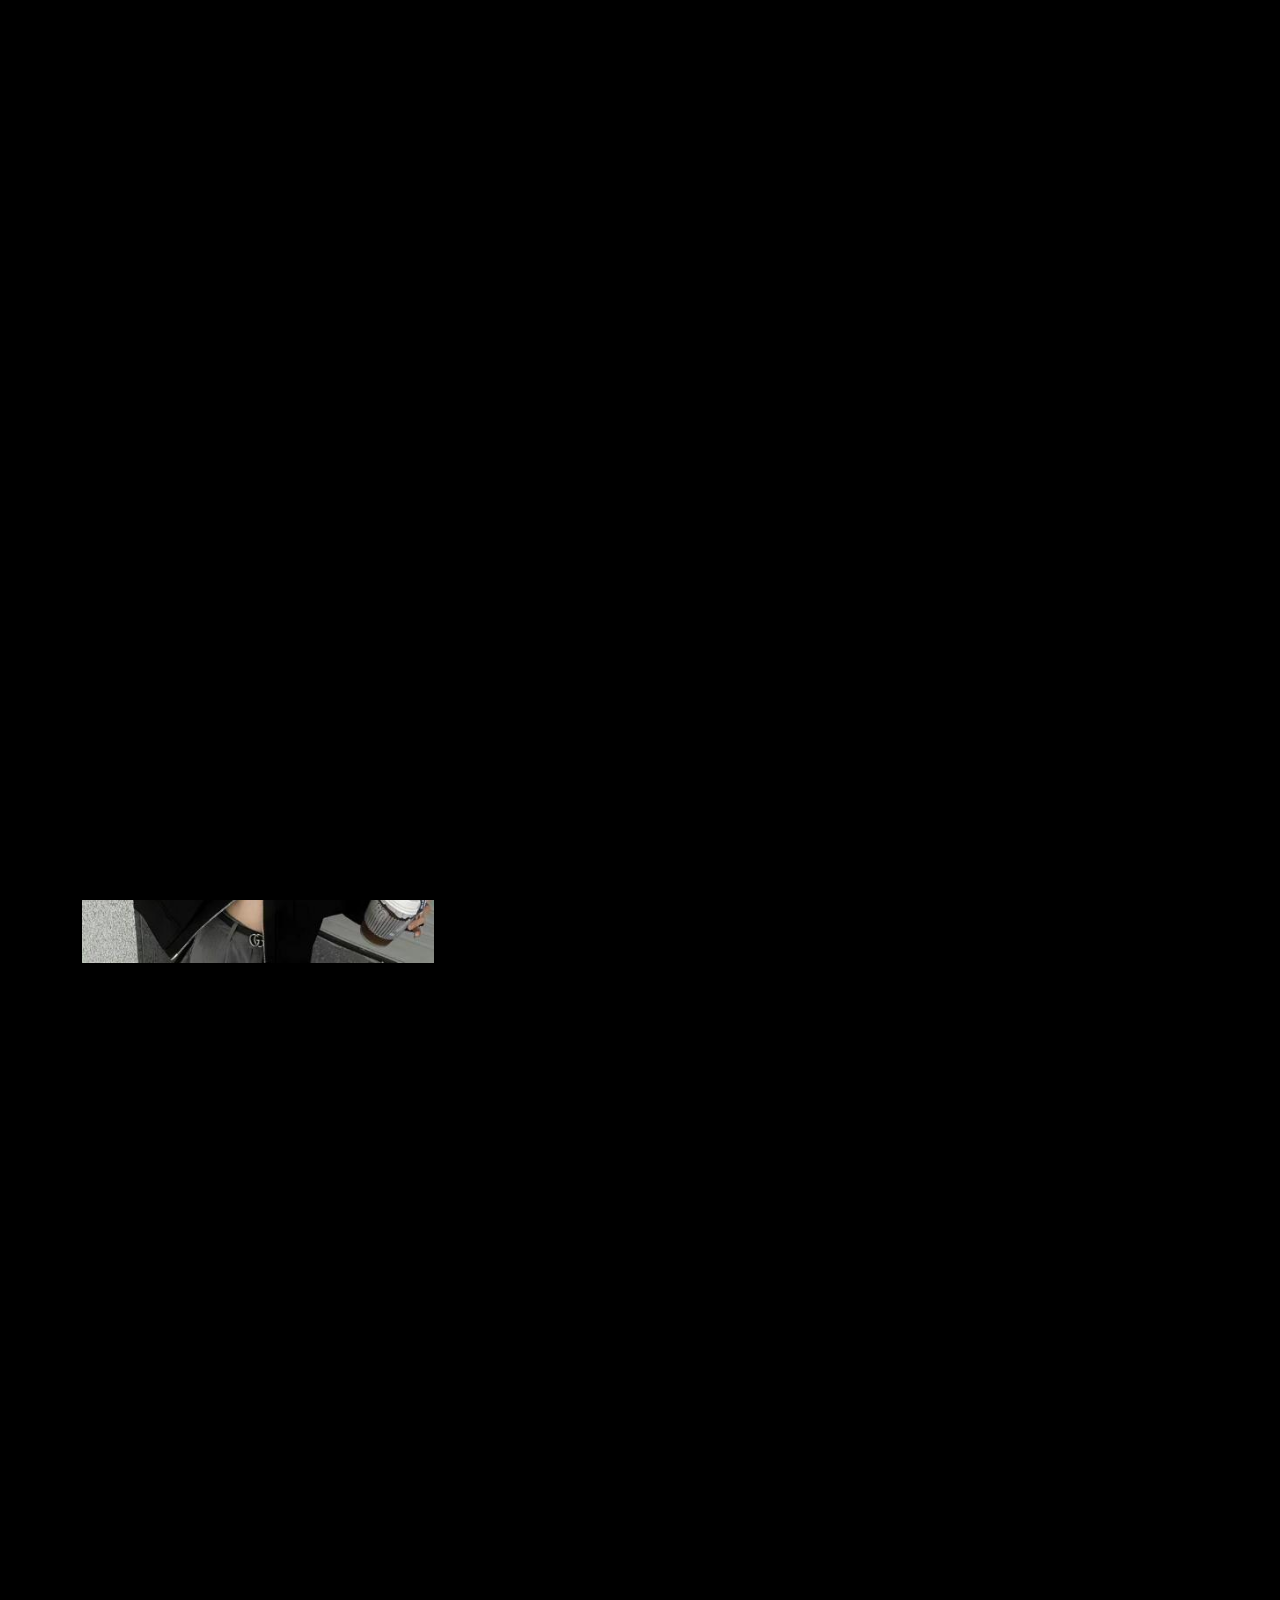
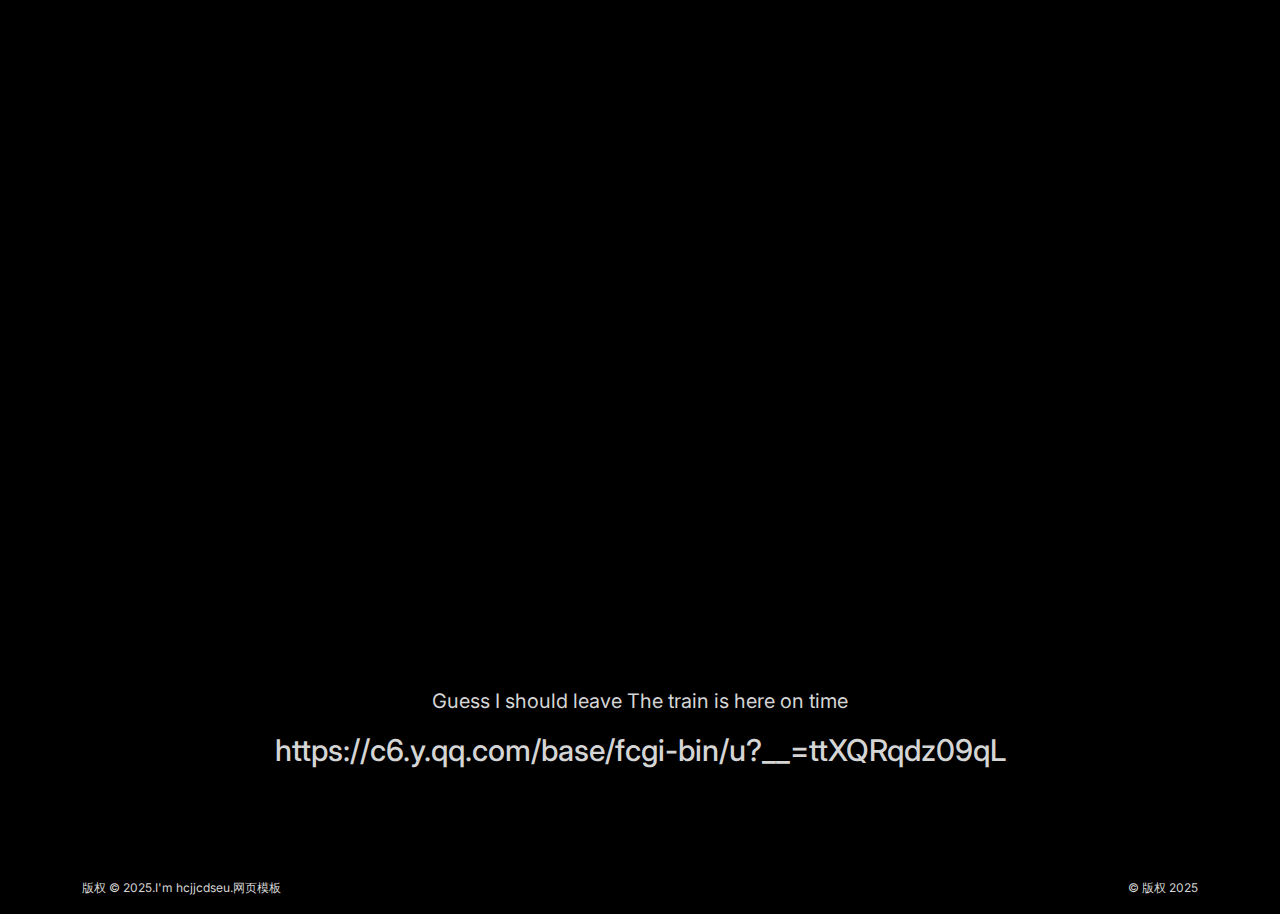
<file: about.html>
<!DOCTYPE html>
<html lang="en">

<head>
    <!-- META -->
    <meta charset="utf-8">
    <meta http-equiv="X-UA-Compatible" content="IE=edge">
    <meta name="viewport" content="width=device-width, initial-scale=1">
    <meta name="description" content="I'm hcjjcdseu">
    <meta name="keywords" content="personal, portfolio new, html, one page, bootstrap, new html template, design, creative, onepage, clean, modern">
    <meta name="author" content="Tanvir Hossain">
    <!-- PAGE TITLE -->
    <title>I'm hcjjcdseu</title>
    <link rel="icon" type="image/x-icon" href="assets/images/favicon.png">
    <!-- ALL GOOGLE FONTS -->
    <link rel="preconnect" href="https://fonts.googleapis.com">
    <link rel="preconnect" href="https://fonts.gstatic.com" crossorigin>
    <link href="css/css2.css" rel="stylesheet">
    <!-- BOOTSTRAP CSS -->
    <link rel="stylesheet" href="css/bootstrap.min.css">
    <!-- FONT AWESOME CSS -->
    <link rel="stylesheet" href="css/font-awesome-pro.css">
    <!-- FONT AWESOME CSS -->
    <link rel="stylesheet" href="css/remixicon.css">
    <!-- MAGNIFIC CSS -->
    <link rel="stylesheet" href="css/magnific-popup.css">
    <!-- NICE SELECT CSS -->
    <link rel="stylesheet" href="css/nice-select.min.css">
    <!-- ANIMATE CSS -->
    <link rel="stylesheet" href="css/animate.min.css">
    <!-- MOBILE MENU CSS -->
    <link rel="stylesheet" href="css/mobilemenu.css">
    <!-- SPACING CSS -->
    <link rel="stylesheet" href="css/spacing.css">
    <link rel="stylesheet" href="css/blog.css">
    <!-- MAIN STYLE CSS -->
    <link rel="stylesheet" href="css/style.css">
    <!-- RESPONSIVE CSS -->
    <link rel="stylesheet" href="css/responsive.css">
    <!-- HTML5 shim and Respond.js IE8 support of HTML5 elements and media queries -->
    <!-- WARNING: Respond.js doesn't work if you view the page via file:// -->
    <!--[if lt IE 9]>
      <script src="#"></script>
      <script src="#"></script>
    <![endif]-->
</head>

<body>
    <!-- START PRELOADER AREA-->
    <div class="preloader">
        <svg viewbox="0 0 1000 1000" preserveaspectratio="none">
            <path id="preloaderSvg" d="M0,1005S175,995,500,995s500,5,500,5V0H0Z"></path>
        </svg>
        <div class="preloader-heading">
            <div class="load-text">
                <span>L</span>
                <span>o</span>
                <span>a</span>
                <span>d</span>
                <span>i</span>
                <span>n</span>
                <span>g</span>
            </div>
        </div>
    </div>
    <!-- END PRELOADER AREA -->
    <!-- START SCROOL UP DESIGN AREA -->
    <div class="progress-wrap cursor-pointer">
        <i class="ri-arrow-up-s-line"></i>
        <svg class="progress-circle svg-content" width="100%" height="100%" viewbox="-1 -1 102 102">
            <path d="M50,1 a49,49 0 0,1 0,98 a49,49 0 0,1 0,-98"></path>
        </svg>
    </div>
    <!-- / END SCROOL UP DESIGN AREA -->
    <!-- START MAGIC CURSOR AND BALL AREA-->
    <div id="magic-cursor">
        <div id="ball"></div>
    </div>
    <!-- / END MAGIC CURSOR AND BALL AREA-->
    <!-- START MENU DESIGN AREA-->
    <header class="main-header">
        <div class="header-upper">
            <div class="container">
                <div class="header-inner">
                    <div class="row align-items-center">
                        <div class="col-xl-2 col-lg-2 col-md-6 col-6 col-sm-3">
                            <div class="logo-area">
                                <div class="logo">
                                    <a href="index.html"><img src="picture/logo.png" alt=""></a>
                                </div>
                            </div>
                        </div>
                        <div class="col-xl-10 col-lg-10 col-md-6 col-6 col-sm-9">
                            <div class="main-menu">
                                <nav id="mobile-menu">
                                    <ul class="onepage">
                                        <li class="has-dropdown"><a href="index.html" class="linkstyle">主页</a>
                                            <ul class="sub-menu">
                                                <li><a href="index-onepage.html">Onepage Version</a></li>
                                                <li><a href="index.html">Multipage Version</a></li>
                                            </ul>
                                        </li>
                                        <li><a href="service.html" class="linkstyle">services</a></li>
                                        <li class="has-dropdown"><a href="projects.html" class="linkstyle">项目</a>
                                            <ul class="sub-menu">
                                                <li><a href="two-column.html">Two Column</a></li>
                                                <li><a href="three-column.html">Three Column</a></li>
                                                <li><a href="single-project.html">Single Projects</a></li>
                                            </ul>
                                        </li>
                                        <li><a href="" class="linkstyle">大概</a></li>
                                        <li><a href="contact.html" class="linkstyle">Contact</a></li>
                                        <li class="has-dropdown"><a href="#" class="linkstyle">Pages</a>
                                            <ul class="sub-menu">
                                                <li><a href="blog.html">博客</a></li>
                                                <li><a href="blog-details.html">Single Blog</a></li>
                                                <li><a href="terms.html">Terms & Conditions</a></li>
                                                <li><a href="privacy.html">Privacy Policy</a></li>
                                                <li><a href="404.html">404</a></li>
                                            </ul>
                                        </li>
                                    </ul>
                                </nav>
                            </div>
                            <div class="side-menu-icon d-lg-none text-end">
                                <a href="javascript:void(0)" class="info-toggle-btn f-right sidebar-toggle-btn"><i class="fal fa-bars"></i></a>
                            </div>
                        </div>
                    </div>
                </div>
            </div>
        </div>
    </header>
    <!-- // END MENU DESIGN AREA-->
    <!-- START MOBILE MENU DESIGN AREA-->
    <div class="sidebar__area">
        <div class="sidebar__wrapper">
            <div class="sidebar__close">
                <button class="sidebar__close-btn" id="sidebar__close-btn">
                    <i class="fal fa-times"></i>
                </button>
            </div>
            <div class="sidebar__content mt-50 mb-20">
                <div class="mobile-menu fix"></div>
            </div>
        </div>
    </div>
    <div class="body-overlay"></div>
    <!-- // END MOBILE MENU DESIGN AREA-->
    <!-- START SINGLE PAGE DESIGN AREA -->
    <section class="single-page-hero-area">
        <div class="container">
            <div class="row align-items-center text-center">
                <div class="col-lg-12">
                    <h2>我的简介</h2>
                    <div class="breadcrumb__list">
                        <span><a href="#">主页</a></span>
                        <span class="dvdr"><i class="fa-regular fa-angle-right"></i></span>
                        <span>大概</span>
                    </div>
                </div>
            </div>
        </div>
    </section>
    <!-- // END SINGLE PAGE DESIGN AREA -->
    <!-- START 大概 DESIGN AREA -->
    <section id="大概" class="大概-area">
        <div class="container">
            <div class="row">
                <div class="col-xl-12 col-lg-12">
                    <div class="section-title section-white-title wow fadeInUp delay-0-2s">
                        <h2>我的简介</h2>
                    </div>
                </div>
            </div>
            <div class="row">
                <!-- START 大概 TEXT DESIGN AREA -->
                <div class="col-lg-4 col-sm-12 大概-image">
                    <img src="picture/1.jpg" alt="">
                </div>
                <div class="col-lg-8 col-sm-12">
                    <div class="大概-content-part wow fadeInUp delay-0-2s">
                        <h2><p>我是炜wei 来自广西工业 也可以叫我hcjjcdseu</p></h2>
                    </div>
                    <!-- START COUNTER DESIGN AREA -->
                    <div class="hero-counter-area d-flex justify-content-between wow fadeInUp delay-0-4s">
                        <div class="counter-item counter-text-wrap">
                            <span class="count-text plus" data-speed="3000" data-stop="12">0</span>
                            <span class="counter-title">学龄</span>
                        </div>
                        <div class="counter-item counter-text-wrap">
                            <span class="count-text plus" data-speed="3000" data-stop="19">0</span>
                            <span class="counter-title">年龄</span>
                        </div>
                        <div class="counter-item counter-text-wrap">
                            <span class="count-text plus" data-speed="3000" data-stop="9">0</span>
                            <span class="counter-title">网龄</span>
                        </div>
                    </div>
                    <!-- / END COUNTER DESIGN AREA -->
                </div>
                <!-- / END 大概 TEXT DESIGN AREA -->
            </div>
        </div>
    </section>
    <!-- / END 大概 DESIGN AREA -->
    <!-- START RESUME EXPERIENCE DESIGN AREA -->
    <div class="resume-area" id="resume">
        <div class="container">
            <div class="row">
                <div class="col-xl-6 col-md-6">
                    <div class="resume-wrapper wow fadeInUp delay-0-2s">
                        <!-- START SINGLE EXPERIENCE DESIGN AREA -->
                        <div class="resume-box">
                            <span class="resume-date">2025 - 现在</span>
                            <h2>新年快乐</h2>
                            <span>但是期末了</span>
                            <p>筹备考试</p>
                        </div>
                        <!-- / END SINGLE EXPERIENCE DESIGN AREA -->
                        <!-- START SINGLE EXPERIENCE DESIGN AREA -->
                        <div class="resume-box">
                            <span class="resume-date">2024-2025</span>
                            <h2>大二了</h2>
                            <span>累到爆</span>
                            <p>真不想搞这个博客了</p>
                        </div>
                        <!-- / END SINGLE EXPERIENCE DESIGN AREA -->
                        <!-- START SINGLE EXPERIENCE DESIGN AREA -->
                        <div class="resume-box">
                            <span class="resume-date">2023-2024</span>
                            <h2>大一期间</h2>
                            <span>逐渐老油条</span>
                            <p>可以睡觉吗？真的有点累了。</p>
                        </div>
                        <!-- / END SINGLE EXPERIENCE DESIGN AREA -->
                    </div>
                </div>
                <div class="col-xl-6 col-md-6">
                    <div class="resume-wrapper wow fadeInUp delay-0-4s">
                        <!-- START SINGLE EDUCATION DESIGN AREA -->
                        <div class="resume-box">
                            <span class="resume-date">2022-2023</span>
                            <h2>高中高三</h2>
                            <span>终于毕业了</span>
                            <p>轻舟已撞大专山</p>
                        </div>
                        <!-- / END SINGLE EDUCATION DESIGN AREA -->
                        <!-- START SINGLE EDUCATION DESIGN AREA -->
                        <div class="resume-box">
                            <span class="resume-date">2021 - 2022</span>
                            <h2>在读高中</h2>
                            <span>顶不住</span>
                            <p>又把我累到了</p>
                        </div>
                        <!-- / END SINGLE EDUCATION DESIGN AREA -->
                        <!-- START SINGLE EDUCATION DESIGN AREA -->
                        <div class="resume-box">
                            <span class="resume-date">2017 - 2018</span>
                            <h2>在上初中</h2>
                            <span>睡ing</span>
                            <p>下播了 下播了 下播了</p>
                        </div>
                        <!-- / END SINGLE EDUCATION DESIGN AREA -->
                    </div>
                </div>
            </div>
        </div>
    </div>
    <!-- / END RESUME EXPERIENCE DESIGN AREA -->
    <!-- START FOOTER DESIGN AREA -->
    <footer class="main-footer">
        <div class="container">
            <div class="row">
                <div class="col-lg-12">
                    <div class="footer-top">
                        <p> Guess I should leave
							The train is here on time</p>
                        <h3 style="text-align: center;"><a href="mailto:https://c6.y.qq.com/base/fcgi-bin/u?__=ttXQRqdz09qL">https://c6.y.qq.com/base/fcgi-bin/u?__=ttXQRqdz09qL</a></h3>
                    </div>
                </div>
            </div>
            <div class="row">
                <div class="col-lg-6 col-sm-6">
                    <p class="copy-left-text">版权 &copy; 2025.I'm hcjjcdseu.<a target="_blank" href="https://www.toymoban.com/htmlmoban/">&#x7F51;&#x9875;&#x6A21;&#x677F;</a></a></p>
                </div>
                <div class="col-lg-6 col-sm-6">
                    <p class="copy-right-text">&copy; 版权 2025</p>
                </div>
            </div>
        </div>
    </footer>
    <!-- / END FOOTER DESIGN AREA -->
    <!-- JQUERY JS -->
    <script src="js/jquery-3.6.0.min.js"></script>
    <!-- BOOTSTRAP JS-->
    <script src="js/bootstrap.min.js"></script>
    <!-- APPEAR JS -->
    <script src="js/appear.min.js"></script>
    <!-- MAGNIFICANT JS -->
    <script src="js/jquery.magnific-popup.min.js"></script>
    <!-- MOBILE MENU JS-->
    <script src="js/mobilemenu.js"></script>
    <!-- GSAP AND LOCOMOTIV JS-->
    <script src="js/gsap.min.js"></script>
    <script src="js/ScrollTrigger.min.js"></script>
    <script src="js/lenis.js"></script>
    <!-- SWIPPER JS-->
    <script src="js/swiper-bundle.js"></script>
    <!-- NICE SELECT JS-->
    <script src="js/jquery.nice-select.min.js"></script>
    <!-- IMAGE LOADER JS-->
    <script src="js/imagesloaded.pkgd.min.js"></script>
    <!-- ISOTOPE JS-->
    <script src="js/isotope.pkgd.min.js"></script>
    <!--  WOW ANIMATION JS-->
    <script src="js/wow.min.js"></script>
    <!-- SCRIPT JS-->
    <script src="js/script.js"></script>
</body>

</html>
</file>
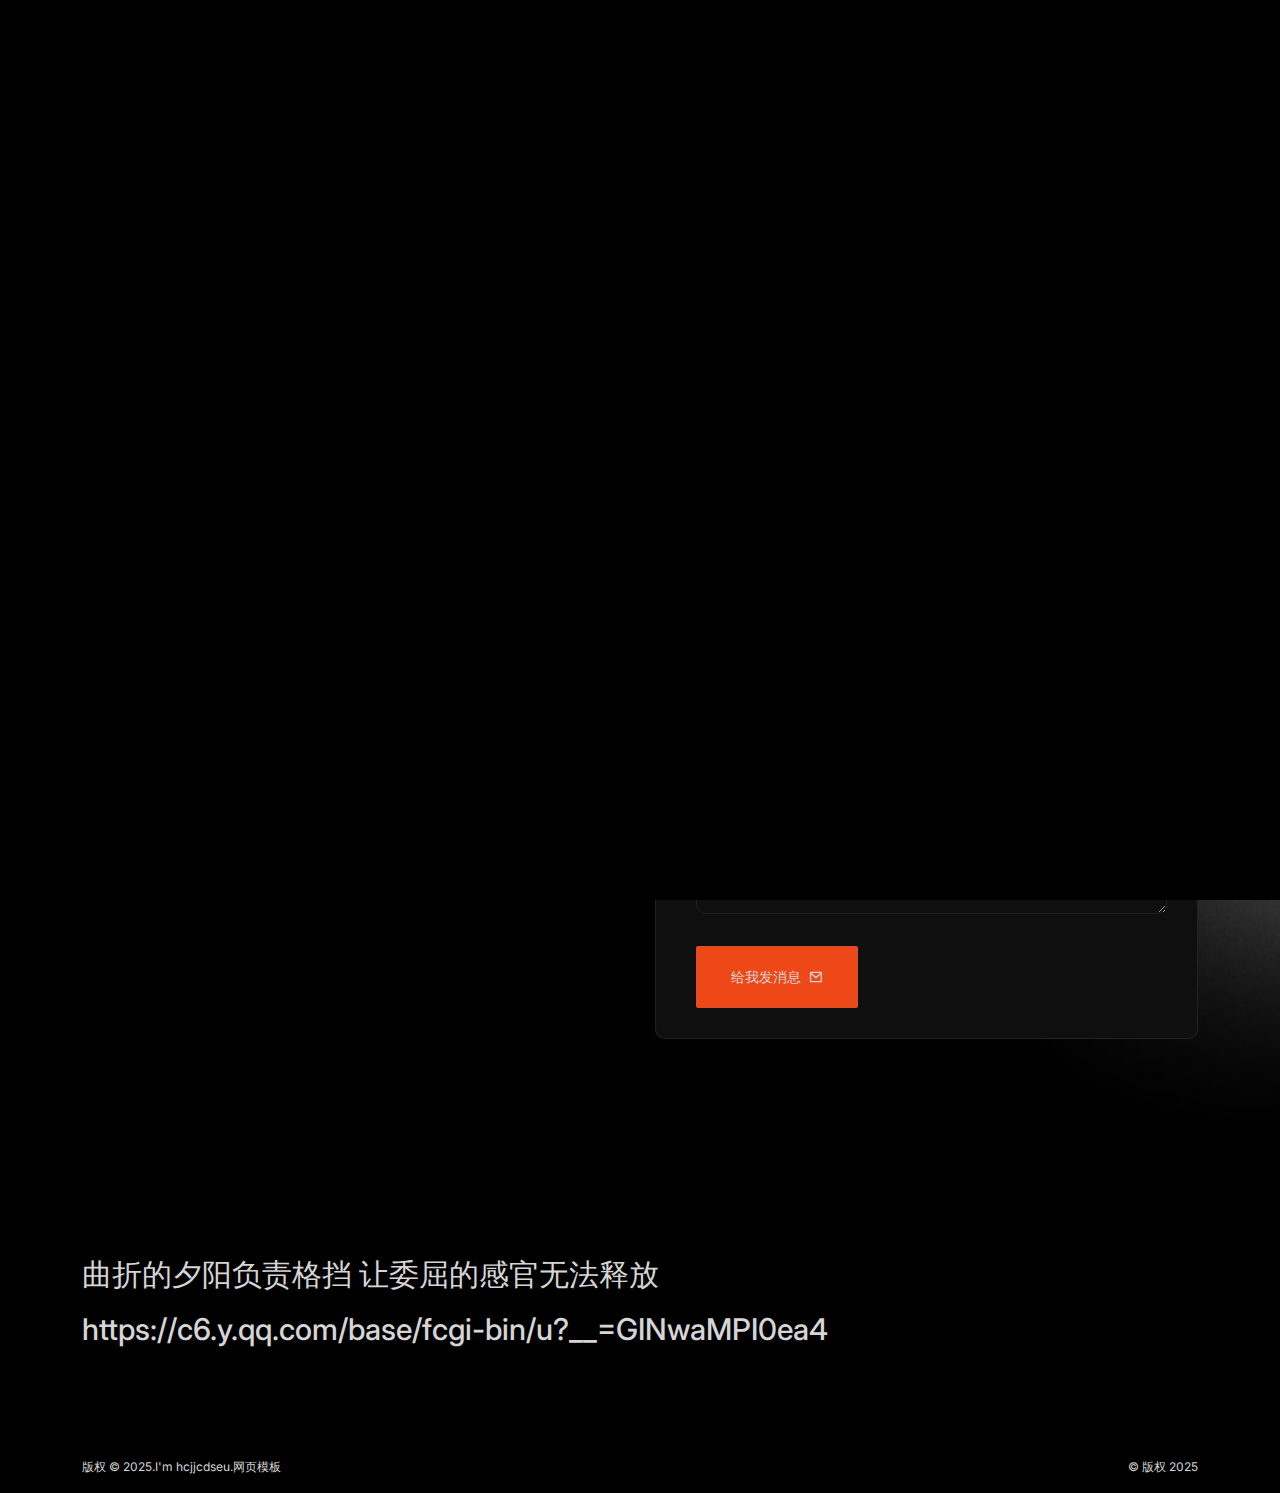
<file: contact.html>
<!DOCTYPE html>
<html lang="en">

<head>
    <!-- META -->
    <meta charset="utf-8">
    <meta http-equiv="X-UA-Compatible" content="IE=edge">
    <meta name="viewport" content="width=device-width, initial-scale=1">
    <meta name="description" content="I'm hcjjcdseu">
    <meta name="keywords" content="personal, portfolio new, html, one page, bootstrap, new html template, design, creative, onepage, clean, modern">
    <meta name="author" content="Tanvir Hossain">
    <!-- PAGE TITLE -->
    <title>I'm hcjjcdseu</title>
    <link rel="icon" type="image/x-icon" href="assets/images/favicon.png">
    <!-- ALL GOOGLE FONTS -->
    <link rel="preconnect" href="https://fonts.googleapis.com">
    <link rel="preconnect" href="https://fonts.gstatic.com" crossorigin>
    <link href="css/css2.css" rel="stylesheet">
    <!-- BOOTSTRAP CSS -->
    <link rel="stylesheet" href="css/bootstrap.min.css">
    <!-- FONT AWESOME CSS -->
    <link rel="stylesheet" href="css/font-awesome-pro.css">
    <!-- FONT AWESOME CSS -->
    <link rel="stylesheet" href="css/remixicon.css">
    <!-- MAGNIFIC CSS -->
    <link rel="stylesheet" href="css/magnific-popup.css">
    <!-- NICE SELECT CSS -->
    <link rel="stylesheet" href="css/nice-select.min.css">
    <!-- ANIMATE CSS -->
    <link rel="stylesheet" href="css/animate.min.css">
    <!-- MOBILE MENU CSS -->
    <link rel="stylesheet" href="css/mobilemenu.css">
    <!-- SPACING CSS -->
    <link rel="stylesheet" href="css/spacing.css">
    <link rel="stylesheet" href="css/blog.css">
    <!-- MAIN STYLE CSS -->
    <link rel="stylesheet" href="css/style.css">
    <!-- RESPONSIVE CSS -->
    <link rel="stylesheet" href="css/responsive.css">
    <!-- HTML5 shim and Respond.js IE8 support of HTML5 elements and media queries -->
    <!-- WARNING: Respond.js doesn't work if you view the page via file:// -->
    <!--[if lt IE 9]>
      <script src="#"></script>
      <script src="#"></script>
    <![endif]-->
</head>
<style>
  @keyframes spin {
    from {
      transform: rotate(0deg);
    }
    to {
      transform: rotate(360deg);
    }
  }
  .avatar {
    /* 设置为圆形 */
    border-radius: 50%;
    /* 旋转效果 */
    animation: spin 10 linear infinite; /* 10秒内无限循环360度旋转 */
    /* 阴影效果 */
    box-shadow: 10px 10px 15px rgba(0, 0, 0, 0.5); /* 向右下偏的黑色阴影 */
    /* 确保图片覆盖整个圆形区域 */
    object-fit: cover;
    /* 防止图片超出圆形区域 */
    overflow: hidden;
  }
</style>
<body>
	
    <!-- START PRELOADER AREA-->
    <div class="preloader">
        <svg viewbox="0 0 1000 1000" preserveaspectratio="none">
            <path id="preloaderSvg" d="M0,1005S175,995,500,995s500,5,500,5V0H0Z"></path>
        </svg>
        <div class="preloader-heading">
            <div class="load-text">
                <span>L</span>
                <span>o</span>
                <span>a</span>
                <span>d</span>
                <span>i</span>
                <span>n</span>
                <span>g</span>
            </div>
        </div>
    </div>
    <!-- END PRELOADER AREA -->
    <!-- START SCROOL UP DESIGN AREA -->
    <div class="progress-wrap cursor-pointer">
        <i class="ri-arrow-up-s-line"></i>
        <svg class="progress-circle svg-content" width="100%" height="100%" viewbox="-1 -1 102 102">
            <path d="M50,1 a49,49 0 0,1 0,98 a49,49 0 0,1 0,-98"></path>
        </svg>
    </div>
    <!-- / END SCROOL UP DESIGN AREA -->
    <!-- START MAGIC CURSOR AND BALL AREA-->
    <div id="magic-cursor">
        <div id="ball"></div>
    </div>
    <!-- / END MAGIC CURSOR AND BALL AREA-->
    <!-- START MENU DESIGN AREA-->
    <header class="main-header">
        <div class="header-upper">
            <div class="container">
                <div class="header-inner">
                    <div class="row align-items-center">
                        <div class="col-xl-2 col-lg-2 col-md-6 col-6 col-sm-3">
                            <div class="logo-area">
                                </div>
                            </div>
                        </div>
						<div class="logo-area">
						  <div class="logo">
						    <a href="index.html">
						      <!-- 确保图片的父容器宽度和高度相等 -->
						      <div class="avatar" style="width: 100px; height: 100px;">
						        <img src="picture/1.jpg" alt="" style="width: 100%; height: auto;">
						      </div>
						    </a>
						  </div>
						</div>
                        <div class="col-xl-10 col-lg-10 col-md-6 col-6 col-sm-9">
                            <div class="main-menu">
                                <nav id="mobile-menu">
                                    <ul class="onepage">
                                        <li class="has-dropdown"><a href="index.html" class="linkstyle">主页</a>
                                            <ul class="sub-menu">
                                               
                                                <li><a href="index.html">多页主页</a></li>
                                            </ul>
                                        </li>
                                        <li><a href="service.html" class="linkstyle">services</a></li>
                                        <li class="has-dropdown"><a href="projects.html" class="linkstyle">项目</a>
                                            <ul class="sub-menu">
                                                <li><a href="two-column.html">两列内容</a></li>
                                                <li><a href="three-column.html">三列内容</a></li>
                                                
                                            </ul>
                                        </li>
                                        <li><a href="about.html" class="linkstyle">大概</a></li>
                                        <li><a href="" class="linkstyle">联系</a></li>
                                        <li class="has-dropdown"><a href="#" class="linkstyle">页面</a>
                                            <ul class="sub-menu">
                                                
                                                <li><a href="terms.html">条款&条件</a></li>
                                                <li><a href="privacy.html">隐私策略</a></li>
                                                <li><a href="404.html">404</a></li>
                                            </ul>
                                        </li>
                                    </ul>
                                </nav>
                            </div>
                            <div class="side-menu-icon d-lg-none text-end">
                                <a href="javascript:void(0)" class="info-toggle-btn f-right sidebar-toggle-btn"><i class="fal fa-bars"></i></a>
                            </div>
                        </div>
                    </div>
                </div>
            </div>
        </div>
    </header>
    <!-- // END MENU DESIGN AREA-->
    <!-- START MOBILE MENU DESIGN AREA-->
    <div class="sidebar__area">
        <div class="sidebar__wrapper">
            <div class="sidebar__close">
                <button class="sidebar__close-btn" id="sidebar__close-btn">
                    <i class="fal fa-times"></i>
                </button>
            </div>
            <div class="sidebar__content mt-50 mb-20">
                <div class="mobile-menu fix"></div>
            </div>
        </div>
    </div>
    <div class="body-overlay"></div>
    <!-- // END MOBILE MENU DESIGN AREA-->
    <!-- START SINGLE PAGE DESIGN AREA -->
    <section class="single-page-hero-area">
        <div class="container">
            <div class="row align-items-center text-center">
                <div class="col-lg-12">
                    <h2>Contact Me</h2>
                    <div class="breadcrumb__list">
                        <span><a href="#">主页</a></span>
                        <span class="dvdr"><i class="fa-regular fa-angle-right"></i></span>
                        <span>Contact Me</span>
                    </div>
                </div>
            </div>
        </div>
    </section>
    <!-- // END SINGLE PAGE DESIGN AREA -->
    <!-- START CONTACT DESIGN AREA -->
    <section id="contact" class="contact-area">
        <div class="container">
            <div class="row">
                <div class="col-lg-6">
                    <div class="contact-content-part  wow fadeInUp delay-0-2s">
                        <img src="picture/1.jpg" alt="">
                        <p>新年好</p>
                        <h2>你好吗？不好也随便你。</h2>
                        <p>Hi, I’m hcjjcdseu, 我是hw炜wei，我的老师是xulong</p>
                        <!-- START CONTACT SINGLEDESIGN AREA -->
                        <div class="single-contact wow fadeInUp" data-wow-delay=".6s">
                            <div class="about-social">
                                <ul>
                                    <li><a href=""><i class="ri-facebook-circle-fill"></i></a></li>
                                    <li><a href=""><i class="ri-twitter-x-line"></i></a></li>
                                    <li><a href=""><i class="ri-linkedin-fill"></i></a></li>
                                    <li><a href=""><i class="ri-github-line"></i></a></li>
                                </ul>
                            </div>
                        </div>
                        <!-- / END CONTACT SINGLEDESIGN AREA -->
                    </div>
                </div>
                <!-- START CONTACT FORM DESIGN AREA -->
                <div class="col-lg-6">
                    <div class="contact-form contact-form-area wow fadeInUp delay-0-4s">
                        <form id="contactForm" class="contact-form" action="#" method="post">
                            <div class="row">
                                <div class="col-md-6">
                                    <div class="form-group">
                                        <label for="name">全名</label>
                                        <input type="text" id="name" class="form-control" value="" placeholder="hww炜" required="" data-error="Please enter your Name">
                                        <label for="name" class="for-icon"><i class="far fa-user"></i></label>
                                        <div class="help-block with-errors"></div>
                                    </div>
                                </div>
                                <div class="col-md-6">
                                    <div class="form-group">
                                        <label for="email">电子邮箱</label>
                                        <input type="email" id="email" class="form-control" value="" placeholder="3227249082@qq.com" required="" data-error="Please enter your Email">
                                        <label for="email" class="for-icon"><i class="far fa-envelope"></i></label>
                                        <div class="help-block with-errors"></div>
                                    </div>
                                </div>
                                </div>
                                <div class="col-md-12">
                                    <div class="form-group">
                                        <label for="message">你的信息</label>
                                        <textarea name="message" id="message" class="form-control" rows="4" placeholder="Write Your message" required="" data-error="Please Write your Message"></textarea>
                                        <div class="help-block with-errors"></div>
                                    </div>
                                </div>
                                <div class="col-md-12">
                                    <div class="form-group mb-0">
                                        <button type="submit" class="theme-btn">
                                            给我发消息 <i class="ri-mail-line"></i>
                                        </button>
                                        <div id="msgSubmit" class="hidden"></div>
                                    </div>
                                </div>
                                <div class="col-md-12 text-center">
                                    <p class="input-success">We have received your mail, We will get back to you soon!</p>
                                    <p class="input-error">Sorry, Message could not send! Please try again.</p>
                                </div>
                            </div>
                        </form>
                    </div>
                </div>
                <!-- / END CONTACT FORM DESIGN AREA -->
            </div>
        </div>
    </section>
    <!-- / END CONTACT DESIGN AREA -->
    <!-- START FOOTER DESIGN AREA -->
    <footer class="main-footer">
        <div class="container">
            <div class="row">
                <div class="col-lg-12">
                    <div class="footer-top">
                        <p><h3>曲折的夕阳负责格挡
							让委屈的感官无法释放</h3></p>
                        <h3><a href="https://c6.y.qq.com/base/fcgi-bin/u?__=GINwaMPI0ea4">https://c6.y.qq.com/base/fcgi-bin/u?__=GINwaMPI0ea4</a></h3>
                    </div>
                </div>
            </div>
            <div class="row">
                <div class="col-lg-6 col-sm-6">
                    <p class="copy-left-text">版权 &copy; 2025.I'm hcjjcdseu.<a target="_blank" href="https://www.toymoban.com/htmlmoban/">&#x7F51;&#x9875;&#x6A21;&#x677F;</a></a></p>
                </div>
                <div class="col-lg-6 col-sm-6">
                    <p class="copy-right-text">&copy; 版权 2025</p>
                </div>
            </div>
        </div>
    </footer>
    <!-- / END FOOTER DESIGN AREA -->
    <!-- JQUERY JS -->
    <script src="js/jquery-3.6.0.min.js"></script>
    <!-- BOOTSTRAP JS-->
    <script src="js/bootstrap.min.js"></script>
    <!-- APPEAR JS -->
    <script src="js/appear.min.js"></script>
    <!-- MAGNIFICANT JS -->
    <script src="js/jquery.magnific-popup.min.js"></script>
    <!-- MOBILE MENU JS-->
    <script src="js/mobilemenu.js"></script>
    <!-- GSAP AND LOCOMOTIV JS-->
    <script src="js/gsap.min.js"></script>
    <script src="js/ScrollTrigger.min.js"></script>
    <script src="js/lenis.js"></script>
    <!-- SWIPPER JS-->
    <script src="js/swiper-bundle.js"></script>
    <!-- NICE SELECT JS-->
    <script src="js/jquery.nice-select.min.js"></script>
    <!-- IMAGE LOADER JS-->
    <script src="js/imagesloaded.pkgd.min.js"></script>
    <!-- ISOTOPE JS-->
    <script src="js/isotope.pkgd.min.js"></script>
    <!--  WOW ANIMATION JS-->
    <script src="js/wow.min.js"></script>
    <!-- SCRIPT JS-->
    <script src="js/script.js"></script>
</body>

</html>
</file>
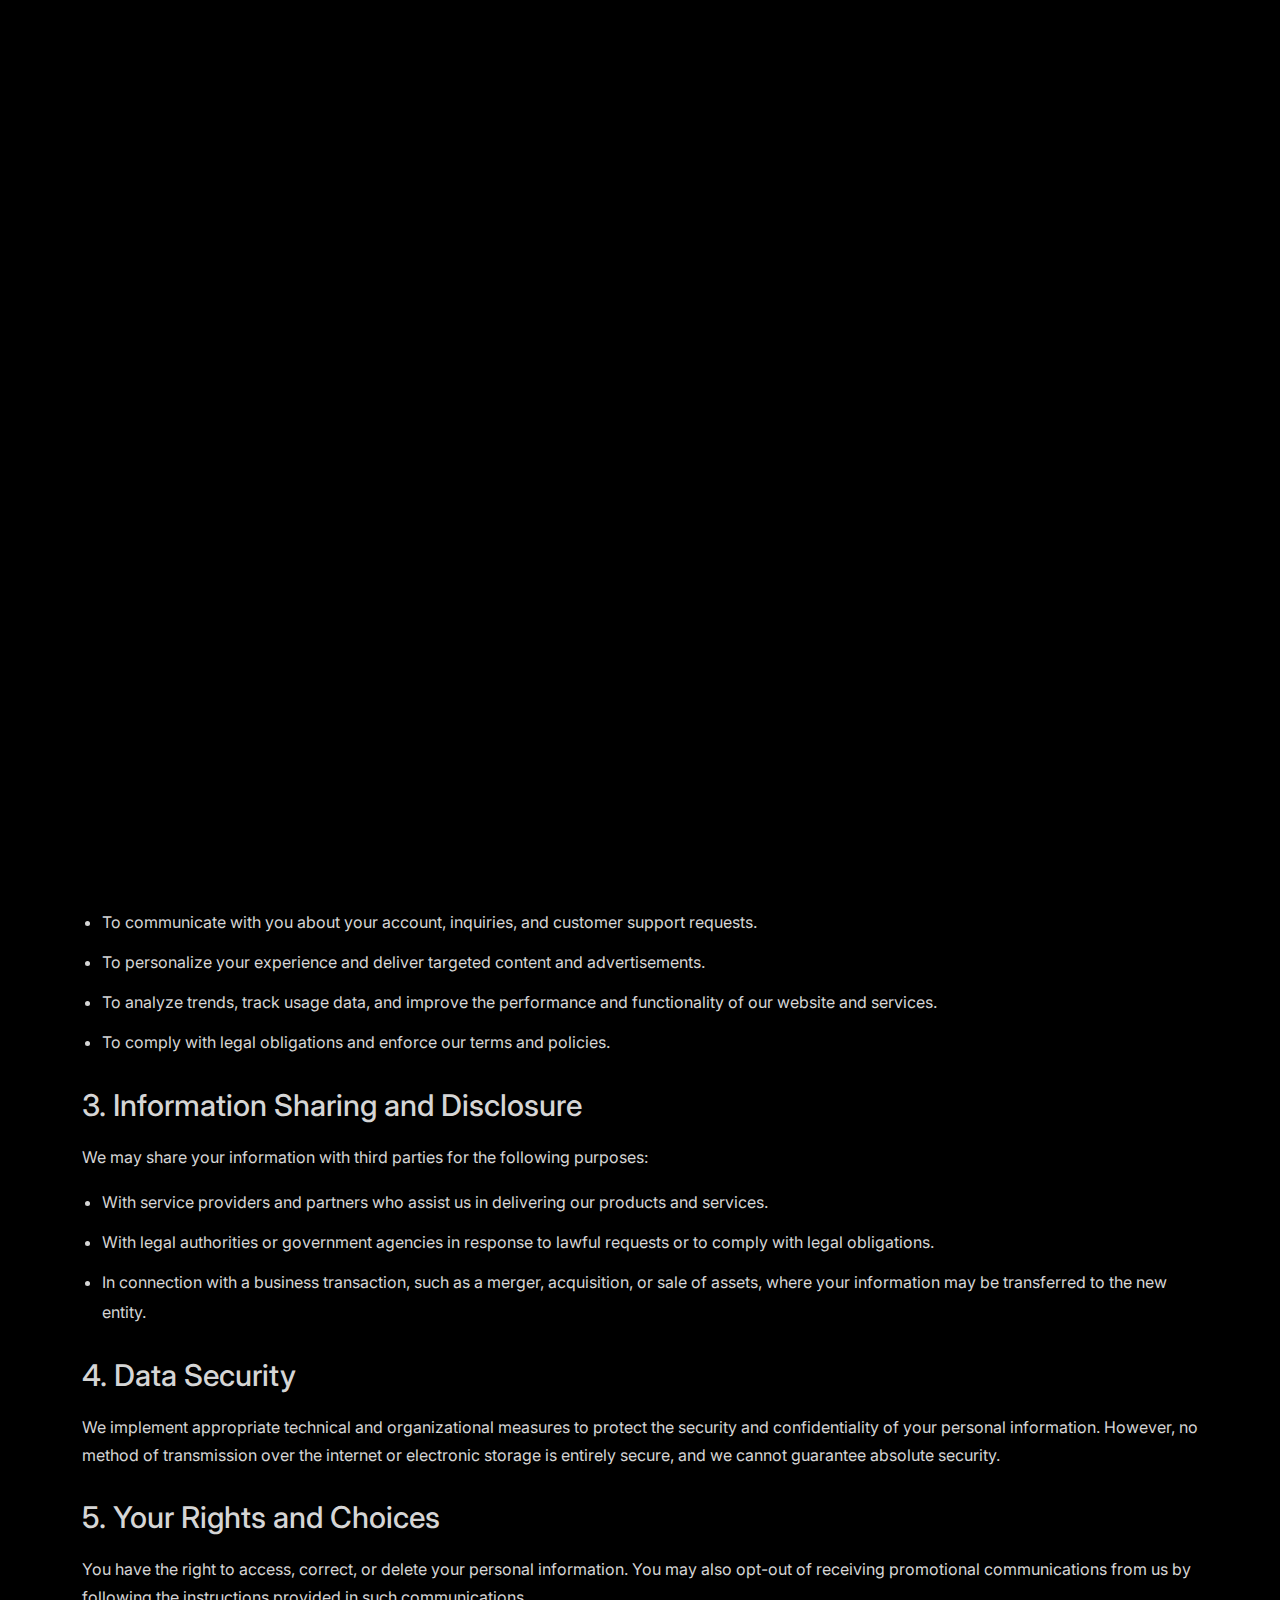
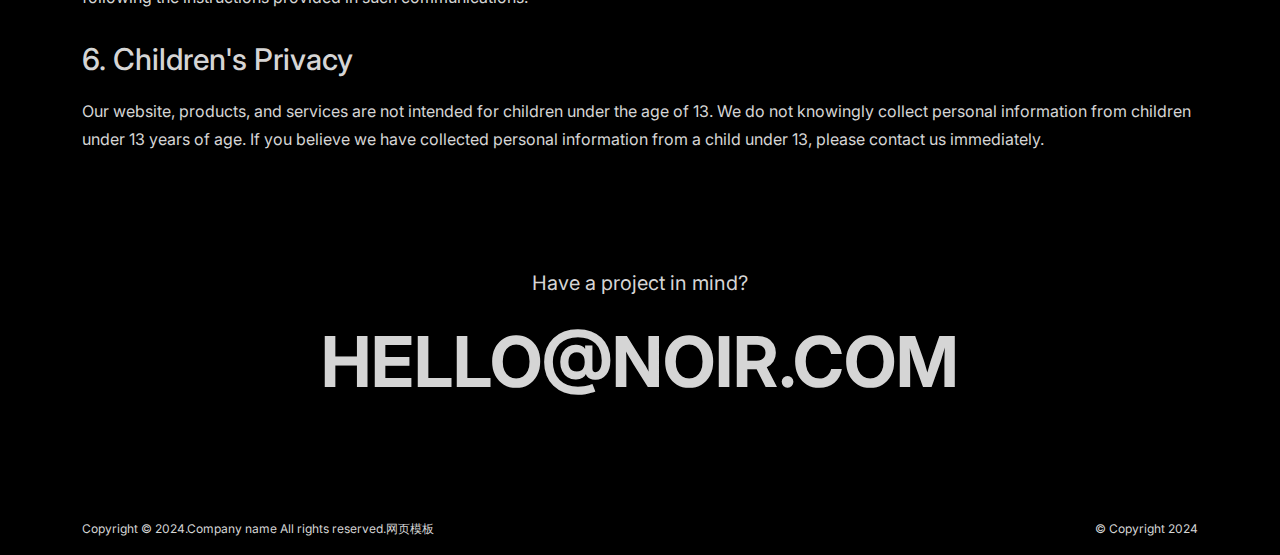
<file: privacy.html>
<!DOCTYPE html>
<html lang="en">

<head>
    <!-- META -->
    <meta charset="utf-8">
    <meta http-equiv="X-UA-Compatible" content="IE=edge">
    <meta name="viewport" content="width=device-width, initial-scale=1">
    <meta name="description" content="Noir - Modern Portfolio Template">
    <meta name="keywords" content="personal, portfolio new, html, one page, bootstrap, new html template, design, creative, onepage, clean, modern">
    <meta name="author" content="Tanvir Hossain">
    <!-- PAGE TITLE -->
    <title>Noir - Modern Portfolio Template</title>
    <link rel="icon" type="image/x-icon" href="assets/images/favicon.png">
    <!-- ALL GOOGLE FONTS -->
    <link rel="preconnect" href="https://fonts.googleapis.com">
    <link rel="preconnect" href="https://fonts.gstatic.com" crossorigin>
    <link href="css/css2.css" rel="stylesheet">
    <!-- BOOTSTRAP CSS -->
    <link rel="stylesheet" href="css/bootstrap.min.css">
    <!-- FONT AWESOME CSS -->
    <link rel="stylesheet" href="css/font-awesome-pro.css">
    <!-- FONT AWESOME CSS -->
    <link rel="stylesheet" href="css/remixicon.css">
    <!-- MAGNIFIC CSS -->
    <link rel="stylesheet" href="css/magnific-popup.css">
    <!-- NICE SELECT CSS -->
    <link rel="stylesheet" href="css/nice-select.min.css">
    <!-- ANIMATE CSS -->
    <link rel="stylesheet" href="css/animate.min.css">
    <!-- MOBILE MENU CSS -->
    <link rel="stylesheet" href="css/mobilemenu.css">
    <!-- SPACING CSS -->
    <link rel="stylesheet" href="css/spacing.css">
    <link rel="stylesheet" href="css/blog.css">
    <!-- MAIN STYLE CSS -->
    <link rel="stylesheet" href="css/style.css">
    <!-- RESPONSIVE CSS -->
    <link rel="stylesheet" href="css/responsive.css">
    <!-- HTML5 shim and Respond.js IE8 support of HTML5 elements and media queries -->
    <!-- WARNING: Respond.js doesn't work if you view the page via file:// -->
    <!--[if lt IE 9]>
      <script src="#"></script>
      <script src="#"></script>
    <![endif]-->
</head>

<body>
    <!-- START PRELOADER AREA-->
    <div class="preloader">
        <svg viewbox="0 0 1000 1000" preserveaspectratio="none">
            <path id="preloaderSvg" d="M0,1005S175,995,500,995s500,5,500,5V0H0Z"></path>
        </svg>
        <div class="preloader-heading">
            <div class="load-text">
                <span>L</span>
                <span>o</span>
                <span>a</span>
                <span>d</span>
                <span>i</span>
                <span>n</span>
                <span>g</span>
            </div>
        </div>
    </div>
    <!-- END PRELOADER AREA -->
    <!-- START SCROOL UP DESIGN AREA -->
    <div class="progress-wrap cursor-pointer">
        <i class="ri-arrow-up-s-line"></i>
        <svg class="progress-circle svg-content" width="100%" height="100%" viewbox="-1 -1 102 102">
            <path d="M50,1 a49,49 0 0,1 0,98 a49,49 0 0,1 0,-98"></path>
        </svg>
    </div>
    <!-- / END SCROOL UP DESIGN AREA -->
    <!-- START MAGIC CURSOR AND BALL AREA-->
    <div id="magic-cursor">
        <div id="ball"></div>
    </div>
    <!-- / END MAGIC CURSOR AND BALL AREA-->
    <!-- START MENU DESIGN AREA-->
    <header class="main-header">
        <div class="header-upper">
            <div class="container">
                <div class="header-inner">
                    <div class="row align-items-center">
                        <div class="col-xl-2 col-lg-2 col-md-6 col-6 col-sm-3">
                            <div class="logo-area">
                                <div class="logo">
                                    <a href="index.html"><img src="picture/logo.png" alt=""></a>
                                </div>
                            </div>
                        </div>
                        <div class="col-xl-10 col-lg-10 col-md-6 col-6 col-sm-9">
                            <div class="main-menu">
                                <nav id="mobile-menu">
                                    <ul class="onepage">
                                        <li class="has-dropdown"><a href="index.html" class="linkstyle">Home</a>
                                            <ul class="sub-menu">
                                                <li><a href="index-onepage.html">Onepage Version</a></li>
                                                <li><a href="index.html">Multipage Version</a></li>
                                            </ul>
                                        </li>
                                        <li><a href="service.html" class="linkstyle">services</a></li>
                                        <li class="has-dropdown"><a href="projects.html" class="linkstyle">Projects</a>
                                            <ul class="sub-menu">
                                                <li><a href="two-column.html">Two Column</a></li>
                                                <li><a href="three-column.html">Three Column</a></li>
                                                <li><a href="single-project.html">Single Projects</a></li>
                                            </ul>
                                        </li>
                                        <li><a href="about.html" class="linkstyle">about</a></li>
                                        <li><a href="contact.html" class="linkstyle">Contact</a></li>
                                        <li class="has-dropdown"><a href="#" class="linkstyle">Pages</a>
                                            <ul class="sub-menu">
                                                <li><a href="blog.html">Blog</a></li>
                                                <li><a href="blog-details.html">Single Blog</a></li>
                                                <li><a href="terms.html">Terms & Conditions</a></li>
                                                <li><a href="">Privacy Policy</a></li>
                                                <li><a href="404.html">404</a></li>
                                            </ul>
                                        </li>
                                    </ul>
                                </nav>
                            </div>
                            <div class="side-menu-icon d-lg-none text-end">
                                <a href="javascript:void(0)" class="info-toggle-btn f-right sidebar-toggle-btn"><i class="fal fa-bars"></i></a>
                            </div>
                        </div>
                    </div>
                </div>
            </div>
        </div>
    </header>
    <!-- // END MENU DESIGN AREA-->
    <!-- START MOBILE MENU DESIGN AREA-->
    <div class="sidebar__area">
        <div class="sidebar__wrapper">
            <div class="sidebar__close">
                <button class="sidebar__close-btn" id="sidebar__close-btn">
                    <i class="fal fa-times"></i>
                </button>
            </div>
            <div class="sidebar__content mt-50 mb-20">
                <div class="mobile-menu fix"></div>
            </div>
        </div>
    </div>
    <div class="body-overlay"></div>
    <!-- // END MOBILE MENU DESIGN AREA-->
    <!-- START SINGLE PAGE DESIGN AREA -->
    <section class="single-page-hero-area">
        <div class="container">
            <div class="row align-items-center text-center">
                <div class="col-lg-12">
                    <h2>Privacy Policy</h2>
                    <div class="breadcrumb__list">
                        <span><a href="#">Home</a></span>
                        <span class="dvdr"><i class="fa-regular fa-angle-right"></i></span>
                        <span>Privacy Policy</span>
                    </div>
                </div>
            </div>
        </div>
    </section>
    <!-- // END SINGLE PAGE DESIGN AREA -->
    <!-- START 404 PAGE DESIGN AREA -->
    <section class="privacy-area">
        <div class="container">
            <div class="row">
                <div class="col-lg-12">
                    <h2>1. Information We Collect</h2>
                    <ul>
                        <li>Personal Information: We may collect personal information such as your name, email address, phone number, and other contact information when you interact with us, sign up for our services, or communicate with our team.</li>
                        <li>Usage Data: We automatically collect information about how you interact with our website, products, and services, including your IP address, browser type, device information, and pages visited.</li>
                        <li>Cookies and Similar Technologies: We may use cookies, web beacons, and other tracking technologies to collect information about your browsing behavior and preferences on our website.</li>
                    </ul>
                    <h2>2. How We Use Your Information</h2>
                    <p>We may use the information we collect for the following purposes:</p>
                    <ul>
                        <li>To provide and improve our products and services.</li>
                        <li>To communicate with you about your account, inquiries, and customer support requests.</li>
                        <li>To personalize your experience and deliver targeted content and advertisements.</li>
                        <li>To analyze trends, track usage data, and improve the performance and functionality of our website and services.</li>
                        <li>To comply with legal obligations and enforce our terms and policies.</li>
                    </ul>
                    <h2>3. Information Sharing and Disclosure</h2>
                    <p>We may share your information with third parties for the following purposes:</p>
                    <ul>
                        <li>With service providers and partners who assist us in delivering our products and services.</li>
                        <li>With legal authorities or government agencies in response to lawful requests or to comply with legal obligations.</li>
                        <li>In connection with a business transaction, such as a merger, acquisition, or sale of assets, where your information may be transferred to the new entity.</li>
                    </ul>
                    <h2>4. Data Security</h2>
                    <p>We implement appropriate technical and organizational measures to protect the security and confidentiality of your personal information. However, no method of transmission over the internet or electronic storage is entirely secure, and we cannot guarantee absolute security.</p>
                    
                    <h2>5. Your Rights and Choices</h2>
                    <p>You have the right to access, correct, or delete your personal information. You may also opt-out of receiving promotional communications from us by following the instructions provided in such communications.</p>
                    
                    <h2>6. Children's Privacy</h2>
                    <p>Our website, products, and services are not intended for children under the age of 13. We do not knowingly collect personal information from children under 13 years of age. If you believe we have collected personal information from a child under 13, please contact us immediately.</p>
                </div>
            </div>
        </div>
    </section>
    <!--  / END 404 PAGE DESIGN AREA -->
    <!-- START FOOTER DESIGN AREA -->
    <footer class="main-footer">
        <div class="container">
            <div class="row">
                <div class="col-lg-12">
                    <div class="footer-top">
                        <p> Have a project in mind?</p>
                        <h2><a href="mailto:hello@websitename.com">Hello@noir.com</a></h2>
                    </div>
                </div>
            </div>
            <div class="row">
                <div class="col-lg-6 col-sm-6">
                    <p class="copy-left-text">Copyright &copy; 2024.Company name All rights reserved.<a target="_blank" href="https://www.toymoban.com/htmlmoban/">&#x7F51;&#x9875;&#x6A21;&#x677F;</a></a></p>
                </div>
                <div class="col-lg-6 col-sm-6">
                    <p class="copy-right-text">&copy; Copyright 2024</p>
                </div>
            </div>
        </div>
    </footer>
    <!-- / END FOOTER DESIGN AREA -->
    <!-- JQUERY JS -->
    <script src="js/jquery-3.6.0.min.js"></script>
    <!-- BOOTSTRAP JS-->
    <script src="js/bootstrap.min.js"></script>
    <!-- APPEAR JS -->
    <script src="js/appear.min.js"></script>
    <!-- MAGNIFICANT JS -->
    <script src="js/jquery.magnific-popup.min.js"></script>
    <!-- MOBILE MENU JS-->
    <script src="js/mobilemenu.js"></script>
    <!-- GSAP AND LOCOMOTIV JS-->
    <script src="js/gsap.min.js"></script>
    <script src="js/ScrollTrigger.min.js"></script>
    <script src="js/lenis.js"></script>
    <!-- SWIPPER JS-->
    <script src="js/swiper-bundle.js"></script>
    <!-- NICE SELECT JS-->
    <script src="js/jquery.nice-select.min.js"></script>
    <!-- IMAGE LOADER JS-->
    <script src="js/imagesloaded.pkgd.min.js"></script>
    <!-- ISOTOPE JS-->
    <script src="js/isotope.pkgd.min.js"></script>
    <!--  WOW ANIMATION JS-->
    <script src="js/wow.min.js"></script>
    <!-- SCRIPT JS-->
    <script src="js/script.js"></script>
</body>

</html>
</file>
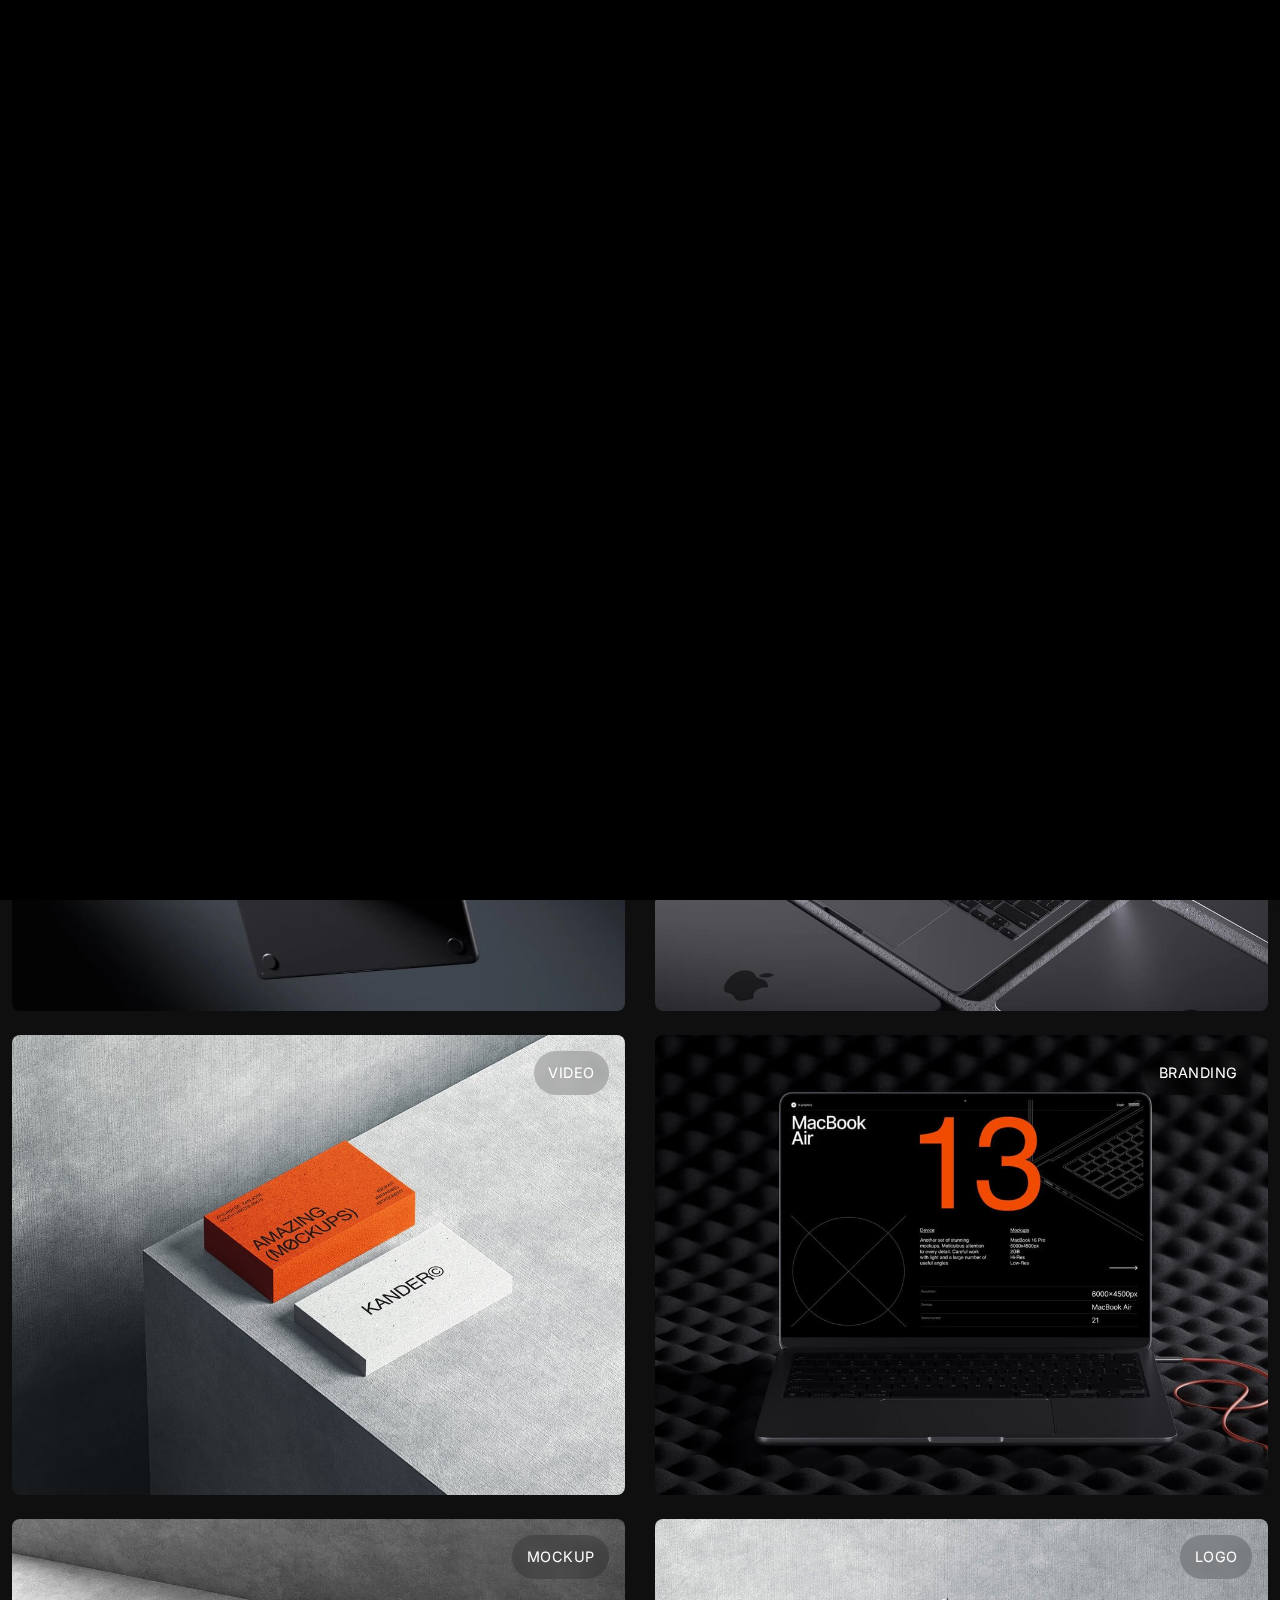
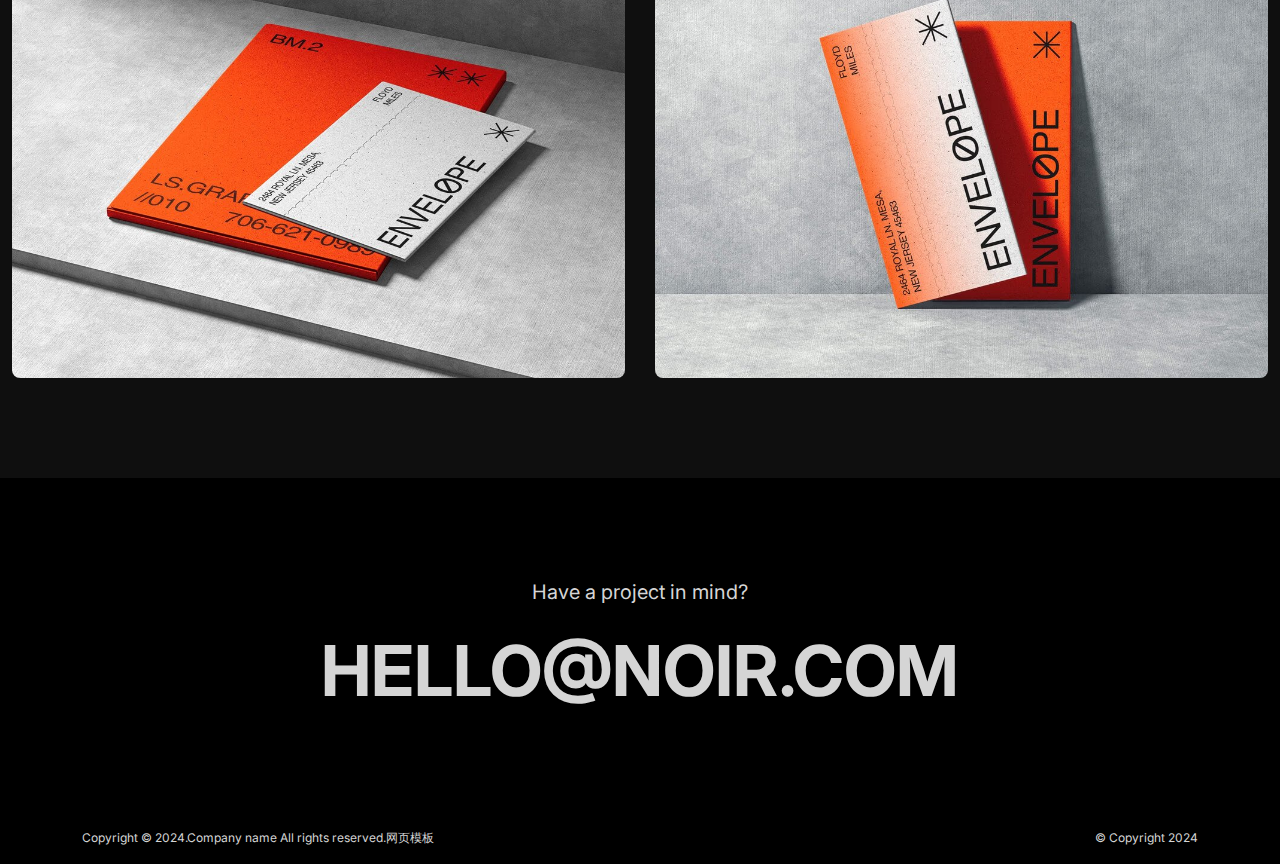
<file: projects.html>
<!DOCTYPE html>
<html lang="en">

<head>
    <!-- META -->
    <meta charset="utf-8">
    <meta http-equiv="X-UA-Compatible" content="IE=edge">
    <meta name="viewport" content="width=device-width, initial-scale=1">
    <meta name="description" content="Noir - Modern Portfolio Template">
    <meta name="keywords" content="personal, portfolio new, html, one page, bootstrap, new html template, design, creative, onepage, clean, modern">
    <meta name="author" content="Tanvir Hossain">
    <!-- PAGE TITLE -->
    <title>Noir - Modern Portfolio Template</title>
    <link rel="icon" type="image/x-icon" href="assets/images/favicon.png">
    <!-- ALL GOOGLE FONTS -->
    <link rel="preconnect" href="https://fonts.googleapis.com">
    <link rel="preconnect" href="https://fonts.gstatic.com" crossorigin>
    <link href="css/css2.css" rel="stylesheet">
    <!-- BOOTSTRAP CSS -->
    <link rel="stylesheet" href="css/bootstrap.min.css">
    <!-- FONT AWESOME CSS -->
    <link rel="stylesheet" href="css/font-awesome-pro.css">
    <!-- FONT AWESOME CSS -->
    <link rel="stylesheet" href="css/remixicon.css">
    <!-- MAGNIFIC CSS -->
    <link rel="stylesheet" href="css/magnific-popup.css">
    <!-- NICE SELECT CSS -->
    <link rel="stylesheet" href="css/nice-select.min.css">
    <!-- ANIMATE CSS -->
    <link rel="stylesheet" href="css/animate.min.css">
    <!-- MOBILE MENU CSS -->
    <link rel="stylesheet" href="css/mobilemenu.css">
    <!-- SPACING CSS -->
    <link rel="stylesheet" href="css/spacing.css">
    <link rel="stylesheet" href="css/blog.css">
    <!-- MAIN STYLE CSS -->
    <link rel="stylesheet" href="css/style.css">
    <!-- RESPONSIVE CSS -->
    <link rel="stylesheet" href="css/responsive.css">
    <!-- HTML5 shim and Respond.js IE8 support of HTML5 elements and media queries -->
    <!-- WARNING: Respond.js doesn't work if you view the page via file:// -->
    <!--[if lt IE 9]>
      <script src="#"></script>
      <script src="#"></script>
    <![endif]-->
</head>

<body>
    <!-- START PRELOADER AREA-->
    <div class="preloader">
        <svg viewbox="0 0 1000 1000" preserveaspectratio="none">
            <path id="preloaderSvg" d="M0,1005S175,995,500,995s500,5,500,5V0H0Z"></path>
        </svg>
        <div class="preloader-heading">
            <div class="load-text">
                <span>L</span>
                <span>o</span>
                <span>a</span>
                <span>d</span>
                <span>i</span>
                <span>n</span>
                <span>g</span>
            </div>
        </div>
    </div>
    <!-- END PRELOADER AREA -->
    <!-- START SCROOL UP DESIGN AREA -->
    <div class="progress-wrap cursor-pointer">
        <i class="ri-arrow-up-s-line"></i>
        <svg class="progress-circle svg-content" width="100%" height="100%" viewbox="-1 -1 102 102">
            <path d="M50,1 a49,49 0 0,1 0,98 a49,49 0 0,1 0,-98"></path>
        </svg>
    </div>
    <!-- / END SCROOL UP DESIGN AREA -->
    <!-- START MAGIC CURSOR AND BALL AREA-->
    <div id="magic-cursor">
        <div id="ball"></div>
    </div>
    <!-- / END MAGIC CURSOR AND BALL AREA-->
    <!-- START MENU DESIGN AREA-->
    <header class="main-header">
        <div class="header-upper">
            <div class="container">
                <div class="header-inner">
                    <div class="row align-items-center">
                        <div class="col-xl-2 col-lg-2 col-md-6 col-6 col-sm-3">
                            <div class="logo-area">
                                <div class="logo">
                                    <a href="index.html"><img src="picture/logo.png" alt=""></a>
                                </div>
                            </div>
                        </div>
                        <div class="col-xl-10 col-lg-10 col-md-6 col-6 col-sm-9">
                            <div class="main-menu">
                                <nav id="mobile-menu">
                                    <ul class="onepage">
                                        <li class="has-dropdown"><a href="index.html" class="linkstyle">Home</a>
                                            <ul class="sub-menu">
                                                <li><a href="index-onepage.html">Onepage Version</a></li>
                                                <li><a href="index.html">Multipage Version</a></li>
                                            </ul>
                                        </li>
                                        <li><a href="service.html" class="linkstyle">services</a></li>
                                        <li class="has-dropdown"><a href="" class="linkstyle">Projects</a>
                                            <ul class="sub-menu">
                                                <li><a href="two-column.html">Two Column</a></li>
                                                <li><a href="three-column.html">Three Column</a></li>
                                                <li><a href="single-project.html">Single Projects</a></li>
                                            </ul>
                                        </li>
                                        <li><a href="about.html" class="linkstyle">about</a></li>
                                        <li><a href="contact.html" class="linkstyle">Contact</a></li>
                                        <li class="has-dropdown"><a href="#" class="linkstyle">Pages</a>
                                            <ul class="sub-menu">
                                                <li><a href="blog.html">Blog</a></li>
                                                <li><a href="blog-details.html">Single Blog</a></li>
                                                <li><a href="terms.html">Terms & Conditions</a></li>
                                                <li><a href="privacy.html">Privacy Policy</a></li>
                                                <li><a href="404.html">404</a></li>
                                            </ul>
                                        </li>
                                    </ul>
                                </nav>
                            </div>
                            <div class="side-menu-icon d-lg-none text-end">
                                <a href="javascript:void(0)" class="info-toggle-btn f-right sidebar-toggle-btn"><i class="fal fa-bars"></i></a>
                            </div>
                        </div>
                    </div>
                </div>
            </div>
        </div>
    </header>
    <!-- // END MENU DESIGN AREA-->
    <!-- START MOBILE MENU DESIGN AREA-->
    <div class="sidebar__area">
        <div class="sidebar__wrapper">
            <div class="sidebar__close">
                <button class="sidebar__close-btn" id="sidebar__close-btn">
                    <i class="fal fa-times"></i>
                </button>
            </div>
            <div class="sidebar__content mt-50 mb-20">
                <div class="mobile-menu fix"></div>
            </div>
        </div>
    </div>
    <div class="body-overlay"></div>
    <!-- // END MOBILE MENU DESIGN AREA-->
    <!-- START SINGLE PAGE DESIGN AREA -->
    <section class="single-page-hero-area">
        <div class="container">
            <div class="row align-items-center text-center">
                <div class="col-lg-12">
                    <h2>Creative Portfolios</h2>
                    <div class="breadcrumb__list">
                        <span><a href="#">Home</a></span>
                        <span class="dvdr"><i class="fa-regular fa-angle-right"></i></span>
                        <span>Projects</span>
                    </div>
                </div>
            </div>
        </div>
    </section>
    <!-- // END SINGLE PAGE DESIGN AREA -->
    <!-- START PORTFOLIO DESIGN AREA -->
    <div class="projects-area" id="projects">
        <div class="container-fluid">
            <div class="row g-4 portfolio-grid">
                <!-- START SINGLE PORTFOLIO DESIGN AREA -->
                <div class="col-md-6 col-xl-6 portfolio-item category-1">
                    <a href="picture/work1.jpg" class="work-popup">
                        <div class="portfolio-box">
                            <!-- Image -->
                            <img src="picture/work1.jpg" alt="" data-rjs="2">
                            <!-- Category -->
                            <span class="portfolio-category">Branding</span>
                            <!-- Caption -->
                            <div class="portfolio-caption">
                                <h1>Glasses of Cocktail</h1>
                            </div>
                        </div>
                    </a>
                </div>
                <!-- // END SINGLE PORTFOLIO DESIGN AREA -->
                <!-- START SINGLE PORTFOLIO DESIGN AREA -->
                <div class="col-md-6 col-xl-6 portfolio-item category-2">
                    <a href="single-project.html">
                        <div class="portfolio-box">
                            <!-- Image -->
                            <img src="picture/work2.jpg" alt="" data-rjs="2">
                            <!-- Category -->
                            <span class="portfolio-category">Mockup</span>
                            <!-- Caption -->
                            <div class="portfolio-caption">
                                <h1>A Branch with Flowers</h1>
                            </div>
                        </div>
                    </a>
                </div>
                <!-- // END SINGLE PORTFOLIO DESIGN AREA -->
                <!-- START SINGLE PORTFOLIO DESIGN AREA -->
                <div class="col-md-6 col-xl-6 portfolio-item category-2">
                    <a href="#" class="popup-youtube">
                        <div class="portfolio-box">
                            <!-- Image -->
                            <img src="picture/work3.jpg" alt="" data-rjs="2">
                            <!-- Category -->
                            <span class="portfolio-category">Video</span>
                            <!-- Caption -->
                            <div class="portfolio-caption">
                                <h1>Orange Rose Flower</h1>
                            </div>
                        </div>
                    </a>
                </div>
                <!-- // END SINGLE PORTFOLIO DESIGN AREA -->
                <!-- START SINGLE PORTFOLIO DESIGN AREA -->
                <div class="col-md-6 col-xl-6 portfolio-item category-1">
                    <a href="picture/work4.jpg" class="work-popup">
                        <div class="portfolio-box">
                            <!-- Image -->
                            <img src="picture/work4.jpg" alt="" data-rjs="2">
                            <!-- Category -->
                            <span class="portfolio-category">Branding</span>
                            <!-- Caption -->
                            <div class="portfolio-caption">
                                <h1>Green Plant on a Desk</h1>
                            </div>
                        </div>
                    </a>
                </div>
                <!-- // END SINGLE PORTFOLIO DESIGN AREA -->
                <!-- START SINGLE PORTFOLIO DESIGN AREA -->
                <div class="col-md-6 col-xl-6 portfolio-item category-2">
                    <a href="picture/work5.jpg" class="work-popup">
                        <div class="portfolio-box">
                            <!-- Image -->
                            <img src="picture/work5.jpg" alt="" data-rjs="2">
                            <!-- Category -->
                            <span class="portfolio-category">Mockup</span>
                            <!-- Caption -->
                            <div class="portfolio-caption">
                                <h1>Orange Rose Flower</h1>
                            </div>
                        </div>
                    </a>
                </div>
                <!-- // END SINGLE PORTFOLIO DESIGN AREA -->
                <!-- START SINGLE PORTFOLIO DESIGN AREA -->
                <div class="col-md-6 col-xl-6 portfolio-item category-2">
                    <a href="picture/work6.jpg" class="work-popup">
                        <div class="portfolio-box">
                            <!-- Image -->
                            <img src="picture/work6.jpg" alt="" data-rjs="2">
                            <!-- Category -->
                            <span class="portfolio-category">logo</span>
                            <!-- Caption -->
                            <div class="portfolio-caption">
                                <h1>Rose Flower</h1>
                            </div>
                        </div>
                    </a>
                </div>
                <!-- // END SINGLE PORTFOLIO DESIGN AREA -->
            </div>
        </div>
    </div>
    <!-- // END PORTFOLIO DESIGN AREA -->
    <!-- START FOOTER DESIGN AREA -->
    <footer class="main-footer">
        <div class="container">
            <div class="row">
                <div class="col-lg-12">
                    <div class="footer-top">
                        <p> Have a project in mind?</p>
                        <h2><a href="mailto:hello@websitename.com">Hello@noir.com</a></h2>
                    </div>
                </div>
            </div>
            <div class="row">
                <div class="col-lg-6 col-sm-6">
                    <p class="copy-left-text">Copyright &copy; 2024.Company name All rights reserved.<a target="_blank" href="https://www.toymoban.com/htmlmoban/">&#x7F51;&#x9875;&#x6A21;&#x677F;</a></a></p>
                </div>
                <div class="col-lg-6 col-sm-6">
                    <p class="copy-right-text">&copy; Copyright 2024</p>
                </div>
            </div>
        </div>
    </footer>
    <!-- / END FOOTER DESIGN AREA -->
    <!-- JQUERY JS -->
    <script src="js/jquery-3.6.0.min.js"></script>
    <!-- BOOTSTRAP JS-->
    <script src="js/bootstrap.min.js"></script>
    <!-- APPEAR JS -->
    <script src="js/appear.min.js"></script>
    <!-- MAGNIFICANT JS -->
    <script src="js/jquery.magnific-popup.min.js"></script>
    <!-- MOBILE MENU JS-->
    <script src="js/mobilemenu.js"></script>
    <!-- GSAP AND LOCOMOTIV JS-->
    <script src="js/gsap.min.js"></script>
    <script src="js/ScrollTrigger.min.js"></script>
    <script src="js/lenis.js"></script>
    <!-- SWIPPER JS-->
    <script src="js/swiper-bundle.js"></script>
    <!-- NICE SELECT JS-->
    <script src="js/jquery.nice-select.min.js"></script>
    <!-- IMAGE LOADER JS-->
    <script src="js/imagesloaded.pkgd.min.js"></script>
    <!-- ISOTOPE JS-->
    <script src="js/isotope.pkgd.min.js"></script>
    <!--  WOW ANIMATION JS-->
    <script src="js/wow.min.js"></script>
    <!-- SCRIPT JS-->
    <script src="js/script.js"></script>
</body>

</html>
</file>
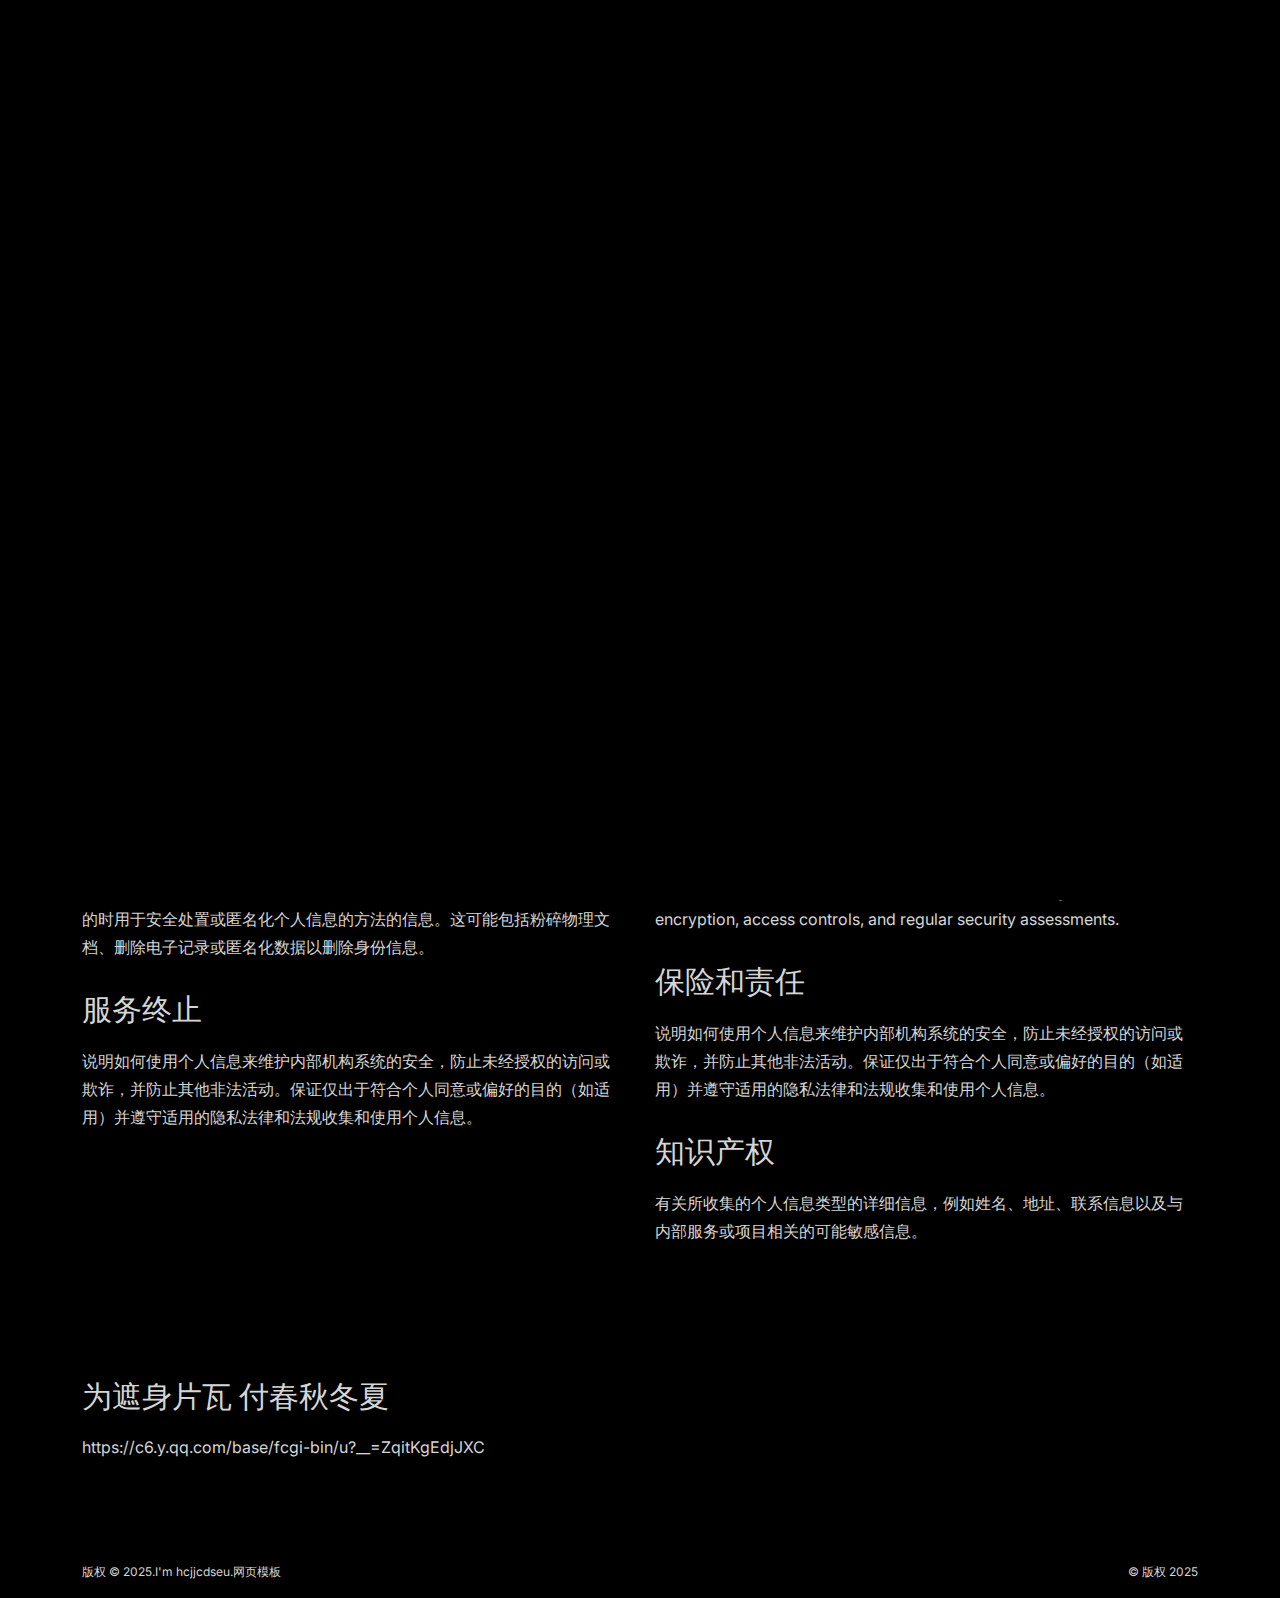
<file: terms.html>
<!DOCTYPE html>
<html lang="en">

<head>
    <!-- META -->
    <meta charset="utf-8">
    <meta http-equiv="X-UA-Compatible" content="IE=edge">
    <meta name="viewport" content="width=device-width, initial-scale=1">
    <meta name="description" content="I'm hcjjcdseu">
    <meta name="keywords" content="personal, portfolio new, html, one page, bootstrap, new html template, design, creative, onepage, clean, modern">
    <meta name="author" content="Tanvir Hossain">
    <!-- PAGE TITLE -->
    <title>I'm hcjjcdseu</title>
    <link rel="icon" type="image/x-icon" href="assets/images/favicon.png">
    <!-- ALL GOOGLE FONTS -->
    <link rel="preconnect" href="https://fonts.googleapis.com">
    <link rel="preconnect" href="https://fonts.gstatic.com" crossorigin>
    <link href="css/css2.css" rel="stylesheet">
    <!-- BOOTSTRAP CSS -->
    <link rel="stylesheet" href="css/bootstrap.min.css">
    <!-- FONT AWESOME CSS -->
    <link rel="stylesheet" href="css/font-awesome-pro.css">
    <!-- FONT AWESOME CSS -->
    <link rel="stylesheet" href="css/remixicon.css">
    <!-- MAGNIFIC CSS -->
    <link rel="stylesheet" href="css/magnific-popup.css">
    <!-- NICE SELECT CSS -->
    <link rel="stylesheet" href="css/nice-select.min.css">
    <!-- ANIMATE CSS -->
    <link rel="stylesheet" href="css/animate.min.css">
    <!-- MOBILE MENU CSS -->
    <link rel="stylesheet" href="css/mobilemenu.css">
    <!-- SPACING CSS -->
    <link rel="stylesheet" href="css/spacing.css">
    <link rel="stylesheet" href="css/blog.css">
    <!-- MAIN STYLE CSS -->
    <link rel="stylesheet" href="css/style.css">
    <!-- RESPONSIVE CSS -->
    <link rel="stylesheet" href="css/responsive.css">
    <!-- HTML5 shim and Respond.js IE8 support of HTML5 elements and media queries -->
    <!-- WARNING: Respond.js doesn't work if you view the page via file:// -->
    <!--[if lt IE 9]>
      <script src="#"></script>
      <script src="#"></script>
    <![endif]-->
</head>

<body>
    <!-- START PRELOADER AREA-->
    <div class="preloader">
        <svg viewbox="0 0 1000 1000" preserveaspectratio="none">
            <path id="preloaderSvg" d="M0,1005S175,995,500,995s500,5,500,5V0H0Z"></path>
        </svg>
        <div class="preloader-heading">
            <div class="load-text">
                <span>L</span>
                <span>o</span>
                <span>a</span>
                <span>d</span>
                <span>i</span>
                <span>n</span>
                <span>g</span>
            </div>
        </div>
    </div>
    <!-- END PRELOADER AREA -->
    <!-- START SCROOL UP DESIGN AREA -->
    <div class="progress-wrap cursor-pointer">
        <i class="ri-arrow-up-s-line"></i>
        <svg class="progress-circle svg-content" width="100%" height="100%" viewbox="-1 -1 102 102">
            <path d="M50,1 a49,49 0 0,1 0,98 a49,49 0 0,1 0,-98"></path>
        </svg>
    </div>
    <!-- / END SCROOL UP DESIGN AREA -->
    <!-- START MAGIC CURSOR AND BALL AREA-->
    <div id="magic-cursor">
        <div id="ball"></div>
    </div>
    <!-- / END MAGIC CURSOR AND BALL AREA-->
    <!-- START MENU DESIGN AREA-->
    <header class="main-header">
        <div class="header-upper">
            <div class="container">
                <div class="header-inner">
                    <div class="row align-items-center">
                        <div class="col-xl-2 col-lg-2 col-md-6 col-6 col-sm-3">
                            
                        </div>
                        <div class="col-xl-10 col-lg-10 col-md-6 col-6 col-sm-9">
                            <div class="main-menu">
                                <nav id="mobile-menu">
                                    <ul class="onepage">
                                        <li class="has-dropdown"><a href="index.html" class="linkstyle">主页</a>
                                            <ul class="sub-menu">
                                                
                                                <li><a href="index.html">多页主页</a></li>
                                            </ul>
                                        </li>
                                        <li><a href="service.html" class="linkstyle">services</a></li>
                                        <li class="has-dropdown"><a href="projects.html" class="linkstyle">项目</a>
                                            <ul class="sub-menu">
                                                <li><a href="two-column.html">两列内容</a></li>
                                                <li><a href="three-column.html">三列内容</a></li>
                                                
                                            </ul>
                                        </li>
                                        <li><a href="about.html" class="linkstyle">大概</a></li>
                                        <li><a href="contact.html" class="linkstyle">联系</a></li>
                                        <li class="has-dropdown"><a href="#" class="linkstyle">页面</a>
                                            <ul class="sub-menu">
                                                
                                                <li><a href="">条款和条件</a></li>
                                                <li><a href="privacy.html">隐私和策略</a></li>
                                                <li><a href="404.html">404</a></li>
                                            </ul>
                                        </li>
                                    </ul>
                                </nav>
                            </div>
                            <div class="side-menu-icon d-lg-none text-end">
                                <a href="javascript:void(0)" class="info-toggle-btn f-right sidebar-toggle-btn"><i class="fal fa-bars"></i></a>
                            </div>
                        </div>
                    </div>
                </div>
            </div>
        </div>
    </header>
    <!-- // END MENU DESIGN AREA-->
    <!-- START MOBILE MENU DESIGN AREA-->
    <div class="sidebar__area">
        <div class="sidebar__wrapper">
            <div class="sidebar__close">
                <button class="sidebar__close-btn" id="sidebar__close-btn">
                    <i class="fal fa-times"></i>
                </button>
            </div>
            <div class="sidebar__content mt-50 mb-20">
                <div class="mobile-menu fix"></div>
            </div>
        </div>
    </div>
    <div class="body-overlay"></div>
    <!-- // END MOBILE MENU DESIGN AREA-->
    <!-- START SINGLE PAGE DESIGN AREA -->
    <section class="single-page-hero-area">
        <div class="container">
            <div class="row align-items-center text-center">
                <div class="col-lg-12">
                    <h2>条款和条件</h2>
                    <div class="breadcrumb__list">
                        <span><a href="#">主页</a></span>
                        <span class="dvdr"><i class="fa-regular fa-angle-right"></i></span>
                        <span>条款和条件</span>
                    </div>
                </div>
            </div>
        </div>
    </section>
    <!-- // END SINGLE PAGE DESIGN AREA -->
    <!-- START 404 PAGE DESIGN AREA -->
    <section class="privacy-area">
        <div class="container">
            <div class="row">
                <div class="col-lg-6">
                    <h2>服务范围</h2>
                    <p>有关所收集的个人信息类型的详细信息，例如姓名、地址、联系信息以及与内部服务或项目相关的可能敏感信息。</p>

                    <h2>客户责任</h2>
                    <p>说明如何使用个人信息来维护内部机构系统的安全，防止未经授权的访问或欺诈，并防止其他非法活动。保证仅出于符合个人同意或偏好的目的（如适用）并遵守适用的隐私法律和法规收集和使用个人信息。</p>

                    <h2>付款条款</h2>
                    <p>为保护个人信息免遭未经授权的访问、披露、更改或破坏而采取的措施，其中可能包括加密、访问控制和定期安全评估。有关在不再需要用于其原始目的时用于安全处置或匿名化个人信息的方法的信息。这可能包括粉碎物理文档、删除电子记录或匿名化数据以删除身份信息。</p>

                    <h2>服务终止</h2>
                    <p>说明如何使用个人信息来维护内部机构系统的安全，防止未经授权的访问或欺诈，并防止其他非法活动。保证仅出于符合个人同意或偏好的目的（如适用）并遵守适用的隐私法律和法规收集和使用个人信息。</p>

                </div>
                <div class="col-lg-6">
                    <h2>服务终止</h2>
                    <p>说明如何使用个人信息来维护内部机构系统的安全，防止未经授权的访问或欺诈，并防止其他非法活动。保证仅出于符合个人同意或偏好的目的（如适用）并遵守适用的隐私法律和法规收集和使用个人信息。</p>

                    <h2>变更</h2>
                    <p>有关所收集的个人信息类型的详细信息，例如姓名、地址、联系信息以及与内部服务或项目相关的可能敏感信息。</p>

                    <h2>保密性</h2>
                    <p>Measures taken to protect personal information from unauthorized access, disclosure, alteration, or destruction, which might include encryption, access controls, and regular security assessments. </p>

                    <h2>保险和责任</h2>
                    <p>说明如何使用个人信息来维护内部机构系统的安全，防止未经授权的访问或欺诈，并防止其他非法活动。保证仅出于符合个人同意或偏好的目的（如适用）并遵守适用的隐私法律和法规收集和使用个人信息。</p>
                    
                    <h2>知识产权</h2>
                    <p>有关所收集的个人信息类型的详细信息，例如姓名、地址、联系信息以及与内部服务或项目相关的可能敏感信息。</p>
                </div>
            </div>
        </div>
    </section>
    <!--  / END 404 PAGE DESIGN AREA -->
    <!-- START FOOTER DESIGN AREA -->
    <footer class="main-footer">
        <div class="container">
            <div class="row">
                <div class="col-lg-12">
                    <div class="footer-top">
                        <p><h3>为遮身片瓦
							付春秋冬夏</h3></p>
                        <h><a href="https://c6.y.qq.com/base/fcgi-bin/u?__=ZqitKgEdjJXC">https://c6.y.qq.com/base/fcgi-bin/u?__=ZqitKgEdjJXC</a></h3>
                    </div>
                </div>
            </div>
            <div class="row">
                <div class="col-lg-6 col-sm-6">
                    <p class="copy-left-text">版权 &copy; 2025.I'm hcjjcdseu.<a target="_blank" href="https://www.toymoban.com/htmlmoban/">&#x7F51;&#x9875;&#x6A21;&#x677F;</a></a></p>
                </div>
                <div class="col-lg-6 col-sm-6">
                    <p class="copy-right-text">&copy; 版权 2025</p>
                </div>
            </div>
        </div>
    </footer>
    <!-- / END FOOTER DESIGN AREA -->
    <!-- JQUERY JS -->
    <script src="js/jquery-3.6.0.min.js"></script>
    <!-- BOOTSTRAP JS-->
    <script src="js/bootstrap.min.js"></script>
    <!-- APPEAR JS -->
    <script src="js/appear.min.js"></script>
    <!-- MAGNIFICANT JS -->
    <script src="js/jquery.magnific-popup.min.js"></script>
    <!-- MOBILE MENU JS-->
    <script src="js/mobilemenu.js"></script>
    <!-- GSAP AND LOCOMOTIV JS-->
    <script src="js/gsap.min.js"></script>
    <script src="js/ScrollTrigger.min.js"></script>
    <script src="js/lenis.js"></script>
    <!-- SWIPPER JS-->
    <script src="js/swiper-bundle.js"></script>
    <!-- NICE SELECT JS-->
    <script src="js/jquery.nice-select.min.js"></script>
    <!-- IMAGE LOADER JS-->
    <script src="js/imagesloaded.pkgd.min.js"></script>
    <!-- ISOTOPE JS-->
    <script src="js/isotope.pkgd.min.js"></script>
    <!--  WOW ANIMATION JS-->
    <script src="js/wow.min.js"></script>
    <!-- SCRIPT JS-->
    <script src="js/script.js"></script>
</body>

</html>
</file>
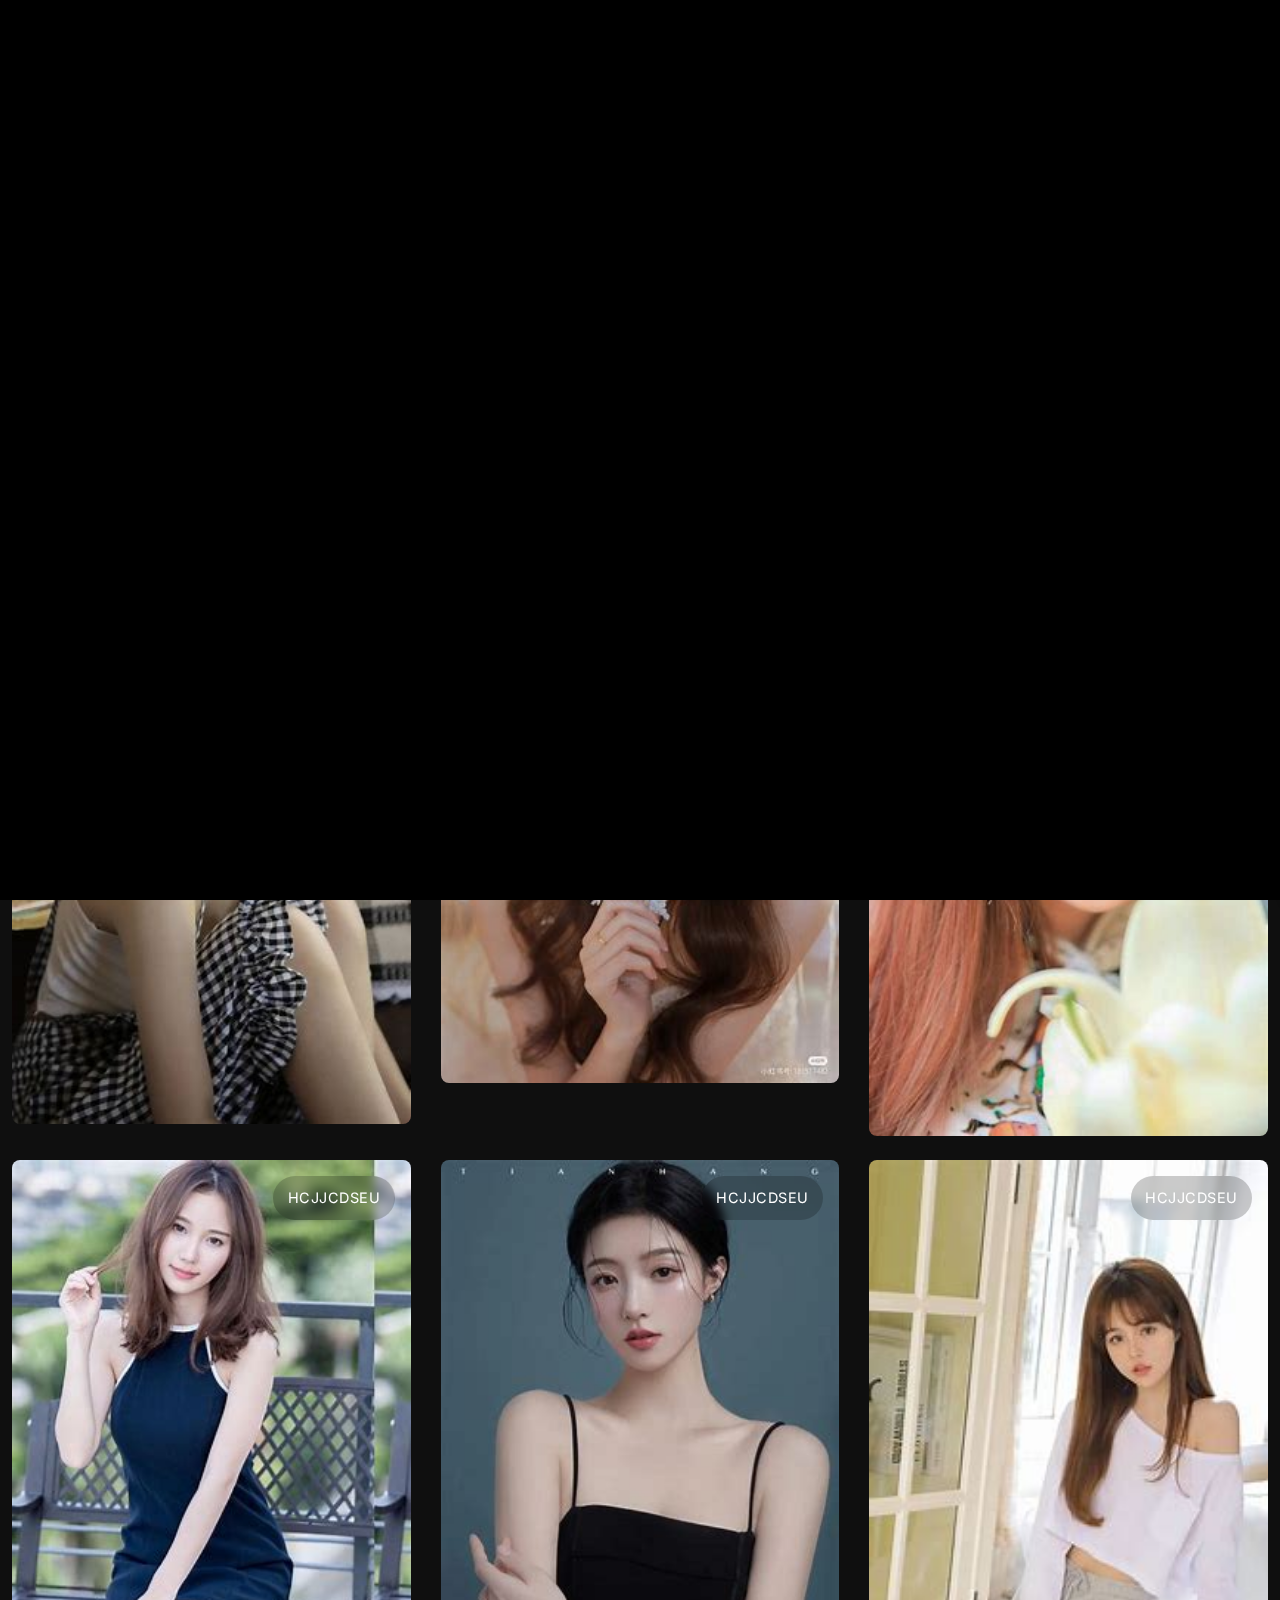
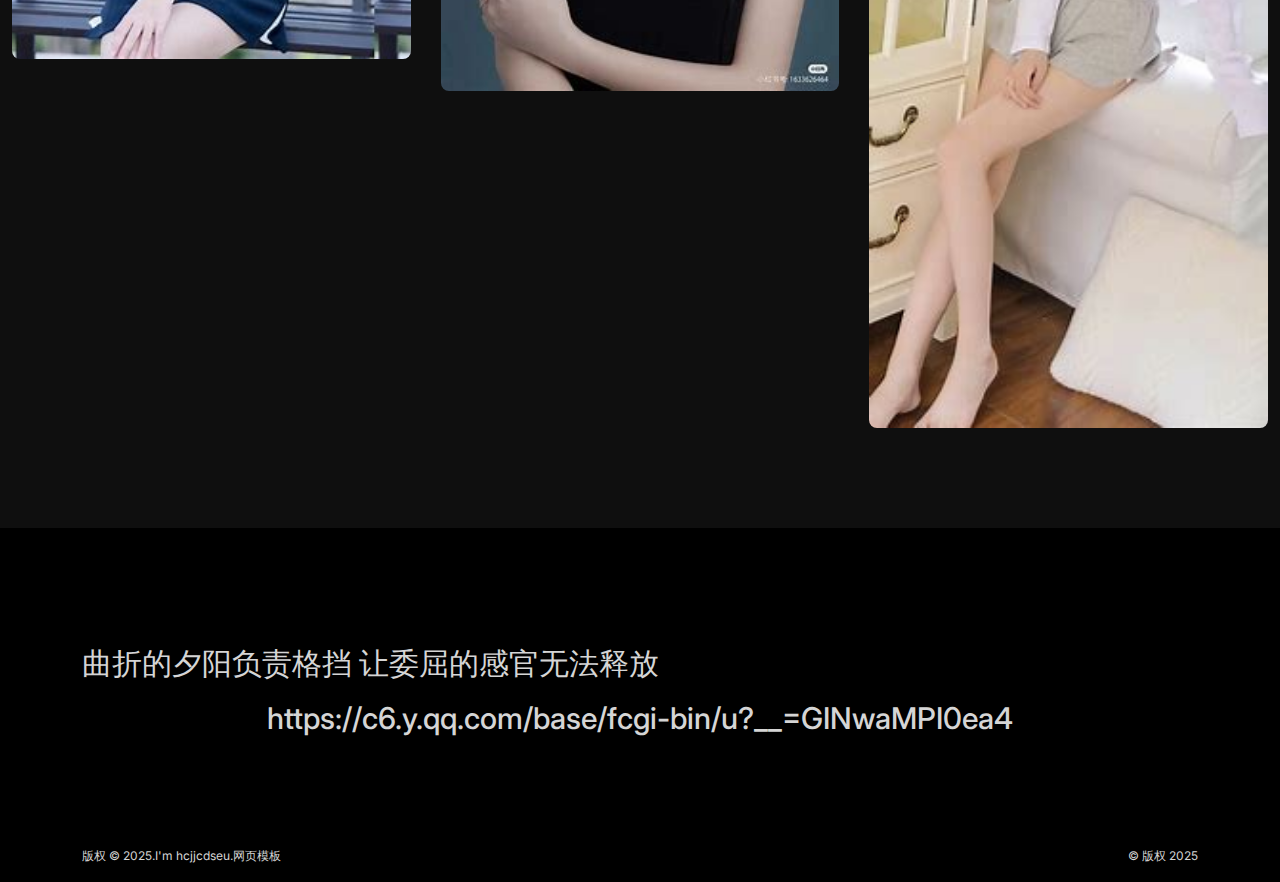
<file: three-column.html>
<!DOCTYPE html>
<html lang="en">

<head>
    <!-- META -->
    <meta charset="utf-8">
    <meta http-equiv="X-UA-Compatible" content="IE=edge">
    <meta name="viewport" content="width=device-width, initial-scale=1">
    <meta name="description" content="I'm hcjjcdseu">
    <meta name="keywords" content="personal, portfolio new, html, one page, bootstrap, new html template, design, creative, onepage, clean, modern">
    <meta name="author" content="Tanvir Hossain">
    <!-- PAGE TITLE -->
    <title>I'm hcjjcdseu</title>
    <link rel="icon" type="image/x-icon" href="assets/images/favicon.png">
    <!-- ALL GOOGLE FONTS -->
    <link rel="preconnect" href="https://fonts.googleapis.com">
    <link rel="preconnect" href="https://fonts.gstatic.com" crossorigin>
    <link href="css/css2.css" rel="stylesheet">
    <!-- BOOTSTRAP CSS -->
    <link rel="stylesheet" href="css/bootstrap.min.css">
    <!-- FONT AWESOME CSS -->
    <link rel="stylesheet" href="css/font-awesome-pro.css">
    <!-- FONT AWESOME CSS -->
    <link rel="stylesheet" href="css/remixicon.css">
    <!-- MAGNIFIC CSS -->
    <link rel="stylesheet" href="css/magnific-popup.css">
    <!-- NICE SELECT CSS -->
    <link rel="stylesheet" href="css/nice-select.min.css">
    <!-- ANIMATE CSS -->
    <link rel="stylesheet" href="css/animate.min.css">
    <!-- MOBILE MENU CSS -->
    <link rel="stylesheet" href="css/mobilemenu.css">
    <!-- SPACING CSS -->
    <link rel="stylesheet" href="css/spacing.css">
    <link rel="stylesheet" href="css/blog.css">
    <!-- MAIN STYLE CSS -->
    <link rel="stylesheet" href="css/style.css">
    <!-- RESPONSIVE CSS -->
    <link rel="stylesheet" href="css/responsive.css">
    <!-- HTML5 shim and Respond.js IE8 support of HTML5 elements and media queries -->
    <!-- WARNING: Respond.js doesn't work if you view the page via file:// -->
    <!--[if lt IE 9]>
      <script src="#"></script>
      <script src="#"></script>
    <![endif]-->
</head>
<style>
      .portfolio-box img {
        width: 400px; /* 设置图片宽度 */
        height: auto; /* 高度自动，保持图片比例 */
        object-fit: cover; /* 确保图片覆盖整个区域，可能会裁剪 */
      }
    </style>

<body>
    <!-- START PRELOADER AREA-->
    <div class="preloader">
        <svg viewbox="0 0 1000 1000" preserveaspectratio="none">
            <path id="preloaderSvg" d="M0,1005S175,995,500,995s500,5,500,5V0H0Z"></path>
        </svg>
        <div class="preloader-heading">
            <div class="load-text">
                <span>L</span>
                <span>o</span>
                <span>a</span>
                <span>d</span>
                <span>i</span>
                <span>n</span>
                <span>g</span>
            </div>
        </div>
    </div>
    <!-- END PRELOADER AREA -->
    <!-- START SCROOL UP DESIGN AREA -->
    <div class="progress-wrap cursor-pointer">
        <i class="ri-arrow-up-s-line"></i>
        <svg class="progress-circle svg-content" width="100%" height="100%" viewbox="-1 -1 102 102">
            <path d="M50,1 a49,49 0 0,1 0,98 a49,49 0 0,1 0,-98"></path>
        </svg>
    </div>
    <!-- / END SCROOL UP DESIGN AREA -->
    <!-- START MAGIC CURSOR AND BALL AREA-->
    <div id="magic-cursor">
        <div id="ball"></div>
    </div>
    <!-- / END MAGIC CURSOR AND BALL AREA-->
    <!-- START MENU DESIGN AREA-->
    <header class="main-header">
        <div class="header-upper">
            <div class="container">
                <div class="header-inner">
                    <div class="row align-items-center">
                        <div class="col-xl-2 col-lg-2 col-md-6 col-6 col-sm-3">
                            <div class="logo-area">
                                <div class="logo">
                                    <a href="index.html"><img src="picture/logo.png" alt=""></a>
                                </div>
                            </div>
                        </div>
                        <div class="col-xl-10 col-lg-10 col-md-6 col-6 col-sm-9">
                            <div class="main-menu">
                                <nav id="mobile-menu">
                                    <ul class="onepage">
                                        <li class="has-dropdown"><a href="index.html" class="linkstyle">主页</a>
                                            <ul class="sub-menu">
                                                <li><a href="index-onepage.html">Onepage Version</a></li>
                                                <li><a href="index.html">Multipage Version</a></li>
                                            </ul>
                                        </li>
                                        <li><a href="service.html" class="linkstyle">服务</a></li>
                                        <li class="has-dropdown"><a href="projects.html" class="linkstyle">项目</a>
                                            <ul class="sub-menu">
                                                <li><a href="two-column.html">两列内容</a></li>
                                                <li><a href="">三列内容</a></li>
                                                <li><a href="single-project.html">Single Projects</a></li>
                                            </ul>
                                        </li>
                                        <li><a href="about.html" class="linkstyle">大概</a></li>
                                        <li><a href="contact.html" class="linkstyle">联系</a></li>
                                        <li class="has-dropdown"><a href="#" class="linkstyle">页面</a>
                                            <ul class="sub-menu">
                                                <li><a href="blog.html">博客</a></li>
                                                <li><a href="blog-details.html">Single Blog</a></li>
                                                <li><a href="terms.html">Terms & Conditions</a></li>
                                                <li><a href="privacy.html">Privacy Policy</a></li>
                                                <li><a href="404.html">404</a></li>
                                            </ul>
                                        </li>
                                    </ul>
                                </nav>
                            </div>
                            <div class="side-menu-icon d-lg-none text-end">
                                <a href="javascript:void(0)" class="info-toggle-btn f-right sidebar-toggle-btn"><i class="fal fa-bars"></i></a>
                            </div>
                        </div>
                    </div>
                </div>
            </div>
        </div>
    </header>
    <!-- // END MENU DESIGN AREA-->
    <!-- START MOBILE MENU DESIGN AREA-->
    <div class="sidebar__area">
        <div class="sidebar__wrapper">
            <div class="sidebar__close">
                <button class="sidebar__close-btn" id="sidebar__close-btn">
                    <i class="fal fa-times"></i>
                </button>
            </div>
            <div class="sidebar__content mt-50 mb-20">
                <div class="mobile-menu fix"></div>
            </div>
        </div>
    </div>
    <div class="body-overlay"></div>
    <!-- // END MOBILE MENU DESIGN AREA-->
    <!-- START SINGLE PAGE DESIGN AREA -->
    <section class="single-page-hero-area">
        <div class="container">
            <div class="row align-items-center text-center">
                <div class="col-lg-12">
                    <h2>三列内容</h2>
                    <div class="breadcrumb__list">
                        <span><a href="#">主页</a></span>
                        <span class="dvdr"><i class="fa-regular fa-angle-right"></i></span>
                        <span>项目</span>
                    </div>
                </div>
            </div>
        </div>
    </section>
    <!-- // END SINGLE PAGE DESIGN AREA -->
    <!-- START PORTFOLIO DESIGN AREA -->
    <div class="projects-area" id="projects">
        <div class="container-fluid">
            <div class="row g-4 portfolio-grid">
                <!-- START SINGLE PORTFOLIO DESIGN AREA -->
                <div class="col-md-6 col-xl-4 portfolio-item category-1">
                    <a href="picture/7.jpg" class="work-popup">
                        <div class="portfolio-box">
                            <!-- Image -->
                            <img src="picture/7.jpg" alt="" data-rjs="2">
                            <!-- Category -->
                            <span class="portfolio-category">hcjjcdseu</span>
                            <!-- Caption -->
                            <div class="portfolio-caption">
                                <h1>hello word</h1>
                            </div>
                        </div>
                    </a>
                </div>
                <!-- // END SINGLE PORTFOLIO DESIGN AREA -->
                <!-- START SINGLE PORTFOLIO DESIGN AREA -->
                <div class="col-md-6 col-xl-4 portfolio-item category-2">
                    <a href="single-project.html">
                        <div class="portfolio-box">
                            <!-- Image -->
                            <img src="picture/8.jpg"" data-rjs="2">
                            <!-- Category -->
                            <span class="portfolio-category">hcjjcdseu</span>
                            <!-- Caption -->
                            <div class="portfolio-caption">
                                <h1>hello word</h1>
                            </div>
                        </div>
                    </a>
                </div>
                <!-- // END SINGLE PORTFOLIO DESIGN AREA -->
                <!-- START SINGLE PORTFOLIO DESIGN AREA -->
                <div class="col-md-6 col-xl-4 portfolio-item category-2">
                    <a href="#" class="popup-youtube">
                        <div class="portfolio-box">
                            <!-- Image -->
                            <img src="picture/9.jpg" alt="" data-rjs="2">
                            <!-- Category -->
                            <span class="portfolio-category">hcjjcdseu</span>
                            <!-- Caption -->
                            <div class="portfolio-caption">
                                <h1>hello word</h1>
                            </div>
                        </div>
                    </a>
                </div>
                <!-- // END SINGLE PORTFOLIO DESIGN AREA -->
                <!-- START SINGLE PORTFOLIO DESIGN AREA -->
                <div class="col-md-6 col-xl-4 portfolio-item category-1">
                    <a href="picture/10.jpg" class="work-popup">
                        <div class="portfolio-box">
                            <!-- Image -->
                            <img src="picture/10.jpg" alt="" data-rjs="2">
                            <!-- Category -->
                            <span class="portfolio-category">hcjjcdseu</span>
                            <!-- Caption -->
                            <div class="portfolio-caption">
                                <h1>hello word</h1>
                            </div>
                        </div>
                    </a>
                </div>
                <!-- // END SINGLE PORTFOLIO DESIGN AREA -->
                <!-- START SINGLE PORTFOLIO DESIGN AREA -->
                <div class="col-md-6 col-xl-4 portfolio-item category-2">
                    <a href="picture/11.jpg" class="work-popup">
                        <div class="portfolio-box">
                            <!-- Image -->
                            <img src="picture/11.jpg" alt="" data-rjs="2">
                            <!-- Category -->
                            <span class="portfolio-category">hcjjcdseu</span>
                            <!-- Caption -->
                            <div class="portfolio-caption">
                                <h1>hello word</h1>
                            </div>
                        </div>
                    </a>
                </div>
                <!-- // END SINGLE PORTFOLIO DESIGN AREA -->
                <!-- START SINGLE PORTFOLIO DESIGN AREA -->
                <div class="col-md-6 col-xl-4 portfolio-item category-2">
                    <a href="picture/12.jpg" class="work-popup">
                        <div class="portfolio-box">
                            <!-- Image -->
                            <img src="picture/12.jpg" alt="" data-rjs="2">
                            <!-- Category -->
                            <span class="portfolio-category">hcjjcdseu</span>
                            <!-- Caption -->
                            <div class="portfolio-caption">
                                <h1>hello word</h1>
                            </div>
                        </div>
                    </a>
                </div>
                <!-- // END SINGLE PORTFOLIO DESIGN AREA -->
            </div>
        </div>
    </div>
    <!-- // END PORTFOLIO DESIGN AREA -->
    <!-- START FOOTER DESIGN AREA -->
    <footer class="main-footer">
        <div class="container">
            <div class="row">
                <div class="col-lg-12">
                    <div class="footer-top">
                        <p><h3>曲折的夕阳负责格挡
							让委屈的感官无法释放</h3></p>
                        <h3 style="text-align: center;><a href="https://c6.y.qq.com/base/fcgi-bin/u?__=GINwaMPI0ea4">https://c6.y.qq.com/base/fcgi-bin/u?__=GINwaMPI0ea4</a></h3>
                    </div>
                </div>
            </div>
            <div class="row">
                <div class="col-lg-6 col-sm-6">
                    <p class="copy-left-text">版权 &copy; 2025.I'm hcjjcdseu.<a target="_blank" href="https://www.toymoban.com/htmlmoban/">&#x7F51;&#x9875;&#x6A21;&#x677F;</a></a></p>
                </div>
                <div class="col-lg-6 col-sm-6">
                    <p class="copy-right-text">&copy; 版权 2025</p>
                </div>
            </div>
        </div>
    </footer>
    <!-- / END FOOTER DESIGN AREA -->
    <!-- JQUERY JS -->
    <script src="js/jquery-3.6.0.min.js"></script>
    <!-- BOOTSTRAP JS-->
    <script src="js/bootstrap.min.js"></script>
    <!-- APPEAR JS -->
    <script src="js/appear.min.js"></script>
    <!-- MAGNIFICANT JS -->
    <script src="js/jquery.magnific-popup.min.js"></script>
    <!-- MOBILE MENU JS-->
    <script src="js/mobilemenu.js"></script>
    <!-- GSAP AND LOCOMOTIV JS-->
    <script src="js/gsap.min.js"></script>
    <script src="js/ScrollTrigger.min.js"></script>
    <script src="js/lenis.js"></script>
    <!-- SWIPPER JS-->
    <script src="js/swiper-bundle.js"></script>
    <!-- NICE SELECT JS-->
    <script src="js/jquery.nice-select.min.js"></script>
    <!-- IMAGE LOADER JS-->
    <script src="js/imagesloaded.pkgd.min.js"></script>
    <!-- ISOTOPE JS-->
    <script src="js/isotope.pkgd.min.js"></script>
    <!--  WOW ANIMATION JS-->
    <script src="js/wow.min.js"></script>
    <!-- SCRIPT JS-->
    <script src="js/script.js"></script>
</body>

</html>
</file>
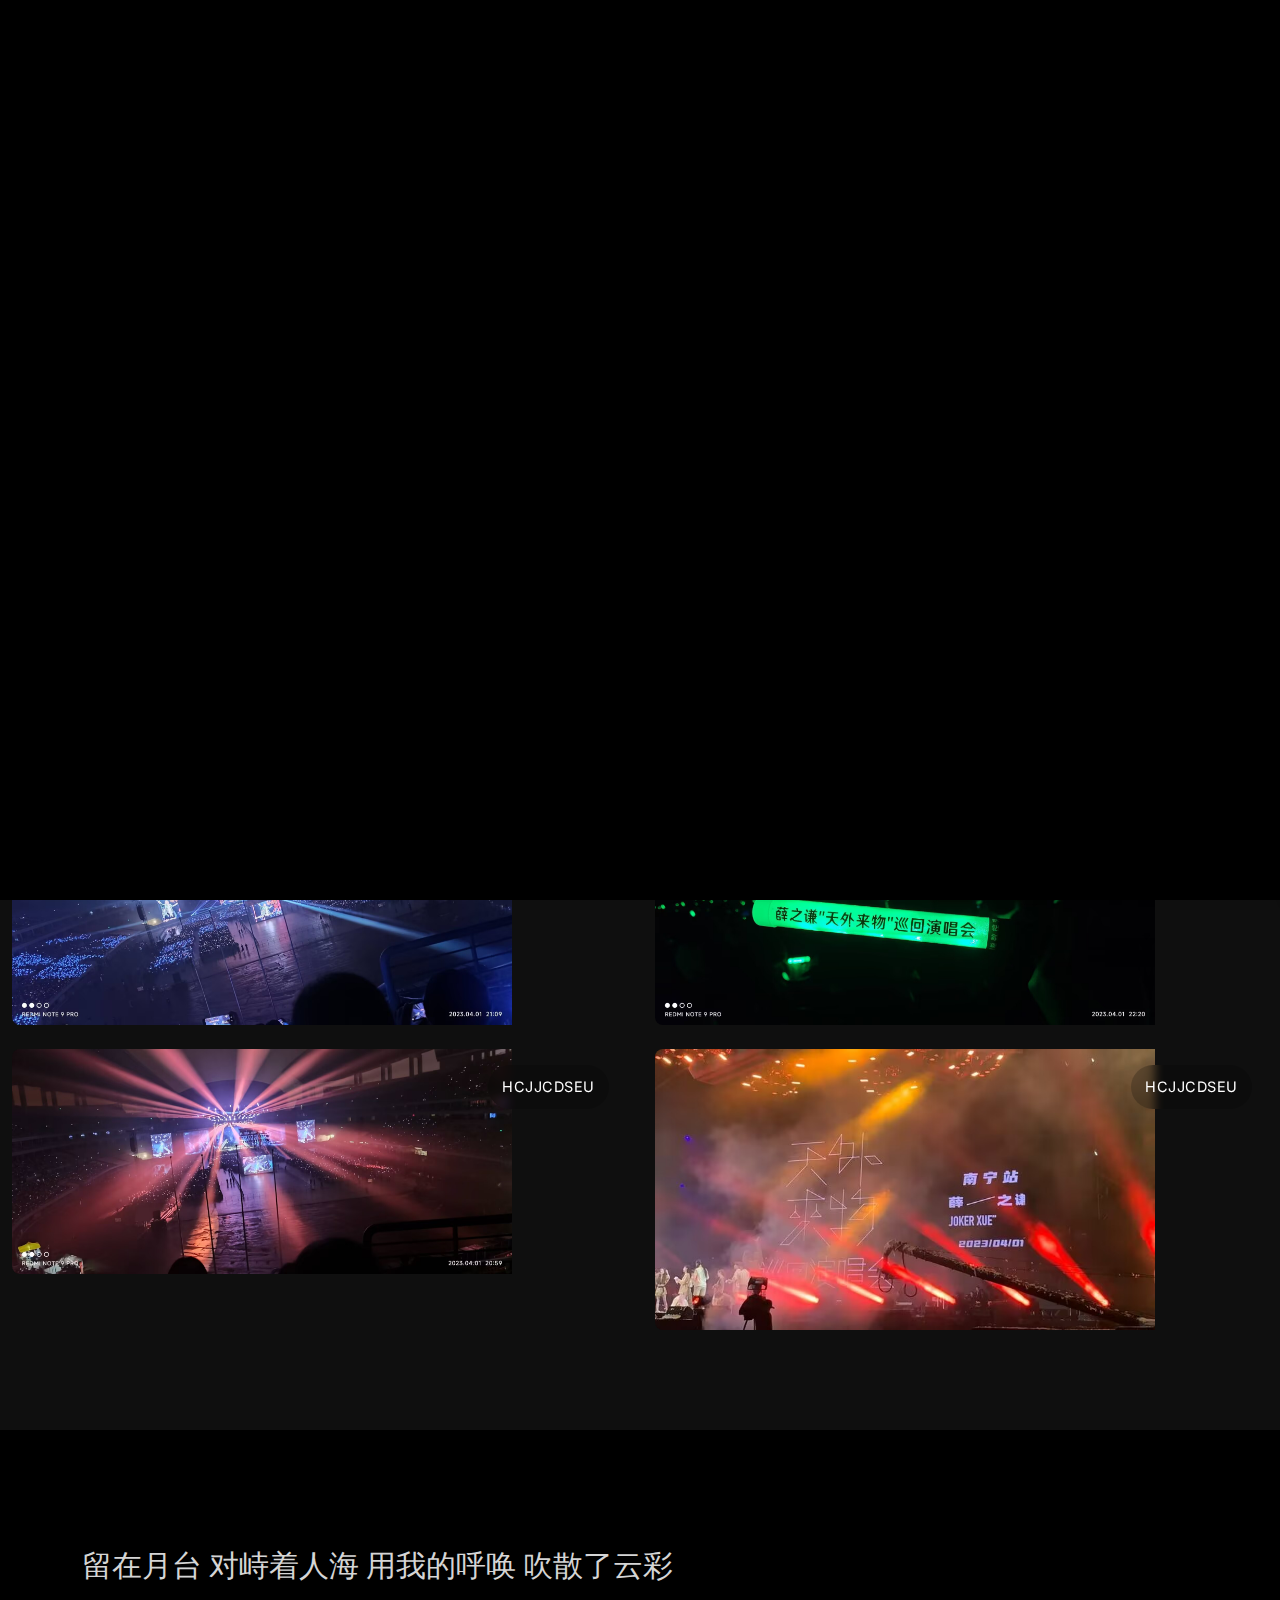
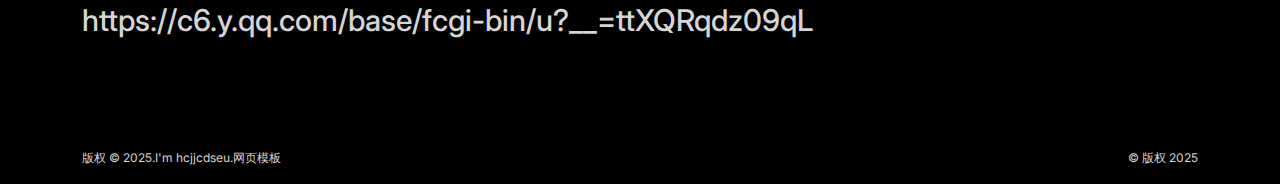
<file: two-column.html>
<!DOCTYPE html>
<html lang="en">

<head>
    <!-- META -->
    <meta charset="utf-8">
    <meta http-equiv="X-UA-Compatible" content="IE=edge">
    <meta name="viewport" content="width=device-width, initial-scale=1">
    <meta name="description" content="I'm hcjjcdseu">
    <meta name="keywords" content="personal, portfolio new, html, one page, bootstrap, new html template, design, creative, onepage, clean, modern">
    <meta name="author" content="Tanvir Hossain">
    <!-- PAGE TITLE -->
    <title>I'm hcjjcdseu</title>
    <link rel="icon" type="image/x-icon" href="assets/images/favicon.png">
    <!-- ALL GOOGLE FONTS -->
    <link rel="preconnect" href="https://fonts.googleapis.com">
    <link rel="preconnect" href="https://fonts.gstatic.com" crossorigin>
    <link href="css/css2.css" rel="stylesheet">
    <!-- BOOTSTRAP CSS -->
    <link rel="stylesheet" href="css/bootstrap.min.css">
    <!-- FONT AWESOME CSS -->
    <link rel="stylesheet" href="css/font-awesome-pro.css">
    <!-- FONT AWESOME CSS -->
    <link rel="stylesheet" href="css/remixicon.css">
    <!-- MAGNIFIC CSS -->
    <link rel="stylesheet" href="css/magnific-popup.css">
    <!-- NICE SELECT CSS -->
    <link rel="stylesheet" href="css/nice-select.min.css">
    <!-- ANIMATE CSS -->
    <link rel="stylesheet" href="css/animate.min.css">
    <!-- MOBILE MENU CSS -->
    <link rel="stylesheet" href="css/mobilemenu.css">
    <!-- SPACING CSS -->
    <link rel="stylesheet" href="css/spacing.css">
    <link rel="stylesheet" href="css/blog.css">
    <!-- MAIN STYLE CSS -->
    <link rel="stylesheet" href="css/style.css">
    <!-- RESPONSIVE CSS -->
    <link rel="stylesheet" href="css/responsive.css">
    <!-- HTML5 shim and Respond.js IE8 support of HTML5 elements and media queries -->
    <!-- WARNING: Respond.js doesn't work if you view the page via file:// -->
    <!--[if lt IE 9]>
      <script src="#"></script>
      <script src="#"></script>
    <![endif]-->
</head>
<style>
      .portfolio-box img {
        width: 500px; 
        height: auto; 
        object-fit: cover; 
      }
    </style>
<body>
    <!-- START PRELOADER AREA-->
    <div class="preloader">
        <svg viewbox="0 0 1000 1000" preserveaspectratio="none">
            <path id="preloaderSvg" d="M0,1005S175,995,500,995s500,5,500,5V0H0Z"></path>
        </svg>
        <div class="preloader-heading">
            <div class="load-text">
                <span>L</span>
                <span>o</span>
                <span>a</span>
                <span>d</span>
                <span>i</span>
                <span>n</span>
                <span>g</span>
            </div>
        </div>
    </div>
    <!-- END PRELOADER AREA -->
    <!-- START SCROOL UP DESIGN AREA -->
    <div class="progress-wrap cursor-pointer">
        <i class="ri-arrow-up-s-line"></i>
        <svg class="progress-circle svg-content" width="100%" height="100%" viewbox="-1 -1 102 102">
            <path d="M50,1 a49,49 0 0,1 0,98 a49,49 0 0,1 0,-98"></path>
        </svg>
    </div>
    <!-- / END SCROOL UP DESIGN AREA -->
    <!-- START MAGIC CURSOR AND BALL AREA-->
    <div id="magic-cursor">
        <div id="ball"></div>
    </div>
    <!-- / END MAGIC CURSOR AND BALL AREA-->
    <!-- START MENU DESIGN AREA-->
    <header class="main-header">
        <div class="header-upper">
            <div class="container">
                <div class="header-inner">
                    <div class="row align-items-center">
                        <div class="col-xl-2 col-lg-2 col-md-6 col-6 col-sm-3">
                           
                        </div>
                        <div class="col-xl-10 col-lg-10 col-md-6 col-6 col-sm-9">
                            <div class="main-menu">
                                <nav id="mobile-menu">
                                    <ul class="onepage">
                                        <li class="has-dropdown"><a href="index.html" class="linkstyle">主页</a>
                                            <ul class="sub-menu">
                                                
                                                <li><a href="index.html">多页内容</a></li>
                                            </ul>
                                        </li>
                                        <li><a href="service.html" class="linkstyle">服务</a></li>
                                        <li class="has-dropdown"><a href="projects.html" class="linkstyle">项目</a>
                                            <ul class="sub-menu">
                                                <li><a href="">两列内容</a></li>
                                                <li><a href="three-column.html">三列内容</a></li>
                                                <li><a href="single-project.html">Single Projects</a></li>
                                            </ul>
                                        </li>
                                        <li><a href="about.html" class="linkstyle">大概</a></li>
                                        <li><a href="contact.html" class="linkstyle">联系</a></li>
                                        <li class="has-dropdown"><a href="#" class="linkstyle">页面</a>
                                            <ul class="sub-menu">
                                               
                                                <li><a href="terms.html">条款和条件</a></li>
                                                <li><a href="privacy.html">隐私策略</a></li>
                                                <li><a href="404.html">404</a></li>
                                            </ul>
                                        </li>
                                    </ul>
                                </nav>
                            </div>
                            <div class="side-menu-icon d-lg-none text-end">
                                <a href="javascript:void(0)" class="info-toggle-btn f-right sidebar-toggle-btn"><i class="fal fa-bars"></i></a>
                            </div>
                        </div>
                    </div>
                </div>
            </div>
        </div>
    </header>
    <!-- // END MENU DESIGN AREA-->
    <!-- START MOBILE MENU DESIGN AREA-->
    <div class="sidebar__area">
        <div class="sidebar__wrapper">
            <div class="sidebar__close">
                <button class="sidebar__close-btn" id="sidebar__close-btn">
                    <i class="fal fa-times"></i>
                </button>
            </div>
            <div class="sidebar__content mt-50 mb-20">
                <div class="mobile-menu fix"></div>
            </div>
        </div>
    </div>
    <div class="body-overlay"></div>
    <!-- // END MOBILE MENU DESIGN AREA-->
    <!-- START SINGLE PAGE DESIGN AREA -->
    <section class="single-page-hero-area">
        <div class="container">
            <div class="row align-items-center text-center">
                <div class="col-lg-12">
                    <h2>两列内容</h2>
                    <div class="breadcrumb__list">
                        <span><a href="#">主页</a></span>
                        <span class="dvdr"><i class="fa-regular fa-angle-right"></i></span>
                        <span>第一次现场看天外来物</span>
                    </div>
                </div>
            </div>
        </div>
    </section>
    <!-- // END SINGLE PAGE DESIGN AREA -->
    <!-- START PORTFOLIO DESIGN AREA -->
    <div class="projects-area" id="projects">
        <div class="container-fluid">
            <div class="row g-4 portfolio-grid">
                <!-- START SINGLE PORTFOLIO DESIGN AREA -->
                <div class="col-md-6 col-xl-6 portfolio-item category-1">
                    <a href="picture/a1.jpg" class="work-popup">
                        <div class="portfolio-box">
                            <!-- Image -->
                            <img src="picture/a1.jpg" alt="" data-rjs="2">
                            <!-- Category -->
                            <span class="portfolio-category">hcjjcdseu</span>
                            <!-- Caption -->
                            <div class="portfolio-caption">
                                <h1>hello天外来物</h1>
                            </div>
                        </div>
                    </a>
                </div>
                <!-- // END SINGLE PORTFOLIO DESIGN AREA -->
                <!-- START SINGLE PORTFOLIO DESIGN AREA -->
                <div class="col-md-6 col-xl-6 portfolio-item category-2">
                    <a href="single-project.html">
                        <div class="portfolio-box">
                            <!-- Image -->
                            <img src="picture/a2.jpg" alt="" data-rjs="2">
                            <!-- Category -->
                            <span class="portfolio-category">hcjjceseu</span>
                            <!-- Caption -->
                            <div class="portfolio-caption">
                                <h1>hello天外来物</h1>
                            </div>
                        </div>
                    </a>
                </div>
                <!-- // END SINGLE PORTFOLIO DESIGN AREA -->
                <!-- START SINGLE PORTFOLIO DESIGN AREA -->
                <div class="col-md-6 col-xl-6 portfolio-item category-2">
                    <a href="#" class="popup-youtube">
                        <div class="portfolio-box">
                            <!-- Image -->
                            <img src="picture/a3.jpg" alt="" data-rjs="2">
                            <!-- Category -->
                            <span class="portfolio-category">hcjjcdseu</span>
                            <!-- Caption -->
                            <div class="portfolio-caption">
                                <h1>hello天外来物</h1>
                            </div>
                        </div>
                    </a>
                </div>
                <!-- // END SINGLE PORTFOLIO DESIGN AREA -->
                <!-- START SINGLE PORTFOLIO DESIGN AREA -->
                <div class="col-md-6 col-xl-6 portfolio-item category-1">
                    <a href="picture/a4.jpg" class="work-popup">
                        <div class="portfolio-box">
                            <!-- Image -->
                            <img src="picture/a4.jpg" alt="" data-rjs="2">
                            <!-- Category -->
                            <span class="portfolio-category">hcjjcdseu</span>
                            <!-- Caption -->
                            <div class="portfolio-caption">
                                <h1>hello天外来物</h1>
                            </div>
                        </div>
                    </a>
                </div>
                <!-- // END SINGLE PORTFOLIO DESIGN AREA -->
                <!-- START SINGLE PORTFOLIO DESIGN AREA -->
                <div class="col-md-6 col-xl-6 portfolio-item category-2">
                    <a href="picture/a5.jpg" class="work-popup">
                        <div class="portfolio-box">
                            <!-- Image -->
                            <img src="picture/a5.jpg" alt="" data-rjs="2">
                            <!-- Category -->
                            <span class="portfolio-category">hcjjcdseu</span>
                            <!-- Caption -->
                            <div class="portfolio-caption">
                                <h1>hello天外来物</h1>
                            </div>
                        </div>
                    </a>
                </div>
                <!-- // END SINGLE PORTFOLIO DESIGN AREA -->
                <!-- START SINGLE PORTFOLIO DESIGN AREA -->
                <div class="col-md-6 col-xl-6 portfolio-item category-2">
                    <a href="picture/a6.jpg" class="work-popup">
                        <div class="portfolio-box">
                            <!-- Image -->
                            <img src="picture/a6.jpg" alt="" data-rjs="2">
                            <!-- Category -->
                            <span class="portfolio-category">hcjjcdseu</span>
                            <!-- Caption -->
                            <div class="portfolio-caption">
                                <h1>hello天外来物</h1>
                            </div>
                        </div>
                    </a>
                </div>
                <!-- // END SINGLE PORTFOLIO DESIGN AREA -->
            </div>
        </div>
    </div>
    <!-- // END PORTFOLIO DESIGN AREA -->
    <!-- START FOOTER DESIGN AREA -->
    <footer class="main-footer">
        <div class="container">
            <div class="row">
                <div class="col-lg-12">
                    <div class="footer-top">
                        <p> <h3>留在月台 对峙着人海
							用我的呼唤 吹散了云彩</h3></p>
                        <h3><a href="https://c6.y.qq.com/base/fcgi-bin/u?__=ttXQRqdz09qL">https://c6.y.qq.com/base/fcgi-bin/u?__=ttXQRqdz09qL</a></h3>
                    </div>
                </div>
            </div>
            <div class="row">
                <div class="col-lg-6 col-sm-6">
                    <p class="copy-left-text">版权 &copy; 2025.I'm hcjjcdseu.<a target="_blank" href="https://www.toymoban.com/htmlmoban/">&#x7F51;&#x9875;&#x6A21;&#x677F;</a></a></p>
                </div>
                <div class="col-lg-6 col-sm-6">
                    <p class="copy-right-text">&copy; 版权 2025</p>
                </div>
            </div>
        </div>
    </footer>
    <!-- / END FOOTER DESIGN AREA -->
    <!-- JQUERY JS -->
    <script src="js/jquery-3.6.0.min.js"></script>
    <!-- BOOTSTRAP JS-->
    <script src="js/bootstrap.min.js"></script>
    <!-- APPEAR JS -->
    <script src="js/appear.min.js"></script>
    <!-- MAGNIFICANT JS -->
    <script src="js/jquery.magnific-popup.min.js"></script>
    <!-- MOBILE MENU JS-->
    <script src="js/mobilemenu.js"></script>
    <!-- GSAP AND LOCOMOTIV JS-->
    <script src="js/gsap.min.js"></script>
    <script src="js/ScrollTrigger.min.js"></script>
    <script src="js/lenis.js"></script>
    <!-- SWIPPER JS-->
    <script src="js/swiper-bundle.js"></script>
    <!-- NICE SELECT JS-->
    <script src="js/jquery.nice-select.min.js"></script>
    <!-- IMAGE LOADER JS-->
    <script src="js/imagesloaded.pkgd.min.js"></script>
    <!-- ISOTOPE JS-->
    <script src="js/isotope.pkgd.min.js"></script>
    <!--  WOW ANIMATION JS-->
    <script src="js/wow.min.js"></script>
    <!-- SCRIPT JS-->
    <script src="js/script.js"></script>
</body>

</html>
</file>
<file: css/css2.css>
/* cyrillic-ext */
@font-face {
  font-family: 'Inter';
  font-style: italic;
  font-weight: 100 900;
  font-display: swap;
  src: url(../font/UcCm3FwrK3iLTcvnUwkT9nA2.woff2) format('woff2');
  unicode-range: U+0460-052F, U+1C80-1C8A, U+20B4, U+2DE0-2DFF, U+A640-A69F, U+FE2E-FE2F;
}
/* cyrillic */
@font-face {
  font-family: 'Inter';
  font-style: italic;
  font-weight: 100 900;
  font-display: swap;
  src: url(../font/UcCm3FwrK3iLTcvnUwAT9nA2.woff2) format('woff2');
  unicode-range: U+0301, U+0400-045F, U+0490-0491, U+04B0-04B1, U+2116;
}
/* greek-ext */
@font-face {
  font-family: 'Inter';
  font-style: italic;
  font-weight: 100 900;
  font-display: swap;
  src: url(../font/UcCm3FwrK3iLTcvnUwgT9nA2.woff2) format('woff2');
  unicode-range: U+1F00-1FFF;
}
/* greek */
@font-face {
  font-family: 'Inter';
  font-style: italic;
  font-weight: 100 900;
  font-display: swap;
  src: url(../font/UcCm3FwrK3iLTcvnUwcT9nA2.woff2) format('woff2');
  unicode-range: U+0370-0377, U+037A-037F, U+0384-038A, U+038C, U+038E-03A1, U+03A3-03FF;
}
/* vietnamese */
@font-face {
  font-family: 'Inter';
  font-style: italic;
  font-weight: 100 900;
  font-display: swap;
  src: url(../font/UcCm3FwrK3iLTcvnUwsT9nA2.woff2) format('woff2');
  unicode-range: U+0102-0103, U+0110-0111, U+0128-0129, U+0168-0169, U+01A0-01A1, U+01AF-01B0, U+0300-0301, U+0303-0304, U+0308-0309, U+0323, U+0329, U+1EA0-1EF9, U+20AB;
}
/* latin-ext */
@font-face {
  font-family: 'Inter';
  font-style: italic;
  font-weight: 100 900;
  font-display: swap;
  src: url(../font/UcCm3FwrK3iLTcvnUwoT9nA2.woff2) format('woff2');
  unicode-range: U+0100-02BA, U+02BD-02C5, U+02C7-02CC, U+02CE-02D7, U+02DD-02FF, U+0304, U+0308, U+0329, U+1D00-1DBF, U+1E00-1E9F, U+1EF2-1EFF, U+2020, U+20A0-20AB, U+20AD-20C0, U+2113, U+2C60-2C7F, U+A720-A7FF;
}
/* latin */
@font-face {
  font-family: 'Inter';
  font-style: italic;
  font-weight: 100 900;
  font-display: swap;
  src: url(../font/UcCm3FwrK3iLTcvnUwQT9g.woff2) format('woff2');
  unicode-range: U+0000-00FF, U+0131, U+0152-0153, U+02BB-02BC, U+02C6, U+02DA, U+02DC, U+0304, U+0308, U+0329, U+2000-206F, U+20AC, U+2122, U+2191, U+2193, U+2212, U+2215, U+FEFF, U+FFFD;
}
/* cyrillic-ext */
@font-face {
  font-family: 'Inter';
  font-style: normal;
  font-weight: 100 900;
  font-display: swap;
  src: url(../font/UcCo3FwrK3iLTcvvYwYL8g.woff2) format('woff2');
  unicode-range: U+0460-052F, U+1C80-1C8A, U+20B4, U+2DE0-2DFF, U+A640-A69F, U+FE2E-FE2F;
}
/* cyrillic */
@font-face {
  font-family: 'Inter';
  font-style: normal;
  font-weight: 100 900;
  font-display: swap;
  src: url(../font/UcCo3FwrK3iLTcvmYwYL8g.woff2) format('woff2');
  unicode-range: U+0301, U+0400-045F, U+0490-0491, U+04B0-04B1, U+2116;
}
/* greek-ext */
@font-face {
  font-family: 'Inter';
  font-style: normal;
  font-weight: 100 900;
  font-display: swap;
  src: url(../font/UcCo3FwrK3iLTcvuYwYL8g.woff2) format('woff2');
  unicode-range: U+1F00-1FFF;
}
/* greek */
@font-face {
  font-family: 'Inter';
  font-style: normal;
  font-weight: 100 900;
  font-display: swap;
  src: url(../font/UcCo3FwrK3iLTcvhYwYL8g.woff2) format('woff2');
  unicode-range: U+0370-0377, U+037A-037F, U+0384-038A, U+038C, U+038E-03A1, U+03A3-03FF;
}
/* vietnamese */
@font-face {
  font-family: 'Inter';
  font-style: normal;
  font-weight: 100 900;
  font-display: swap;
  src: url(../font/UcCo3FwrK3iLTcvtYwYL8g.woff2) format('woff2');
  unicode-range: U+0102-0103, U+0110-0111, U+0128-0129, U+0168-0169, U+01A0-01A1, U+01AF-01B0, U+0300-0301, U+0303-0304, U+0308-0309, U+0323, U+0329, U+1EA0-1EF9, U+20AB;
}
/* latin-ext */
@font-face {
  font-family: 'Inter';
  font-style: normal;
  font-weight: 100 900;
  font-display: swap;
  src: url(../font/UcCo3FwrK3iLTcvsYwYL8g.woff2) format('woff2');
  unicode-range: U+0100-02BA, U+02BD-02C5, U+02C7-02CC, U+02CE-02D7, U+02DD-02FF, U+0304, U+0308, U+0329, U+1D00-1DBF, U+1E00-1E9F, U+1EF2-1EFF, U+2020, U+20A0-20AB, U+20AD-20C0, U+2113, U+2C60-2C7F, U+A720-A7FF;
}
/* latin */
@font-face {
  font-family: 'Inter';
  font-style: normal;
  font-weight: 100 900;
  font-display: swap;
  src: url(../font/UcCo3FwrK3iLTcviYwY.woff2) format('woff2');
  unicode-range: U+0000-00FF, U+0131, U+0152-0153, U+02BB-02BC, U+02C6, U+02DA, U+02DC, U+0304, U+0308, U+0329, U+2000-206F, U+20AC, U+2122, U+2191, U+2193, U+2212, U+2215, U+FEFF, U+FFFD;
}
/* cyrillic-ext */
@font-face {
  font-family: 'Plus Jakarta Sans';
  font-style: italic;
  font-weight: 200 800;
  font-display: swap;
  src: url(../font/LDIuaomQNQcsA88c7O9yZ4KMCoOg4Koz4yOqhMva.woff2) format('woff2');
  unicode-range: U+0460-052F, U+1C80-1C8A, U+20B4, U+2DE0-2DFF, U+A640-A69F, U+FE2E-FE2F;
}
/* vietnamese */
@font-face {
  font-family: 'Plus Jakarta Sans';
  font-style: italic;
  font-weight: 200 800;
  font-display: swap;
  src: url(../font/LDIuaomQNQcsA88c7O9yZ4KMCoOg4Koz4yGqhMva.woff2) format('woff2');
  unicode-range: U+0102-0103, U+0110-0111, U+0128-0129, U+0168-0169, U+01A0-01A1, U+01AF-01B0, U+0300-0301, U+0303-0304, U+0308-0309, U+0323, U+0329, U+1EA0-1EF9, U+20AB;
}
/* latin-ext */
@font-face {
  font-family: 'Plus Jakarta Sans';
  font-style: italic;
  font-weight: 200 800;
  font-display: swap;
  src: url(../font/LDIuaomQNQcsA88c7O9yZ4KMCoOg4Koz4yCqhMva.woff2) format('woff2');
  unicode-range: U+0100-02BA, U+02BD-02C5, U+02C7-02CC, U+02CE-02D7, U+02DD-02FF, U+0304, U+0308, U+0329, U+1D00-1DBF, U+1E00-1E9F, U+1EF2-1EFF, U+2020, U+20A0-20AB, U+20AD-20C0, U+2113, U+2C60-2C7F, U+A720-A7FF;
}
/* latin */
@font-face {
  font-family: 'Plus Jakarta Sans';
  font-style: italic;
  font-weight: 200 800;
  font-display: swap;
  src: url(../font/LDIuaomQNQcsA88c7O9yZ4KMCoOg4Koz4y6qhA.woff2) format('woff2');
  unicode-range: U+0000-00FF, U+0131, U+0152-0153, U+02BB-02BC, U+02C6, U+02DA, U+02DC, U+0304, U+0308, U+0329, U+2000-206F, U+20AC, U+2122, U+2191, U+2193, U+2212, U+2215, U+FEFF, U+FFFD;
}
/* cyrillic-ext */
@font-face {
  font-family: 'Plus Jakarta Sans';
  font-style: normal;
  font-weight: 200 800;
  font-display: swap;
  src: url(../font/LDIoaomQNQcsA88c7O9yZ4KMCoOg4Ko70yyygA.woff2) format('woff2');
  unicode-range: U+0460-052F, U+1C80-1C8A, U+20B4, U+2DE0-2DFF, U+A640-A69F, U+FE2E-FE2F;
}
/* vietnamese */
@font-face {
  font-family: 'Plus Jakarta Sans';
  font-style: normal;
  font-weight: 200 800;
  font-display: swap;
  src: url(../font/LDIoaomQNQcsA88c7O9yZ4KMCoOg4Ko50yyygA.woff2) format('woff2');
  unicode-range: U+0102-0103, U+0110-0111, U+0128-0129, U+0168-0169, U+01A0-01A1, U+01AF-01B0, U+0300-0301, U+0303-0304, U+0308-0309, U+0323, U+0329, U+1EA0-1EF9, U+20AB;
}
/* latin-ext */
@font-face {
  font-family: 'Plus Jakarta Sans';
  font-style: normal;
  font-weight: 200 800;
  font-display: swap;
  src: url(../font/LDIoaomQNQcsA88c7O9yZ4KMCoOg4Ko40yyygA.woff2) format('woff2');
  unicode-range: U+0100-02BA, U+02BD-02C5, U+02C7-02CC, U+02CE-02D7, U+02DD-02FF, U+0304, U+0308, U+0329, U+1D00-1DBF, U+1E00-1E9F, U+1EF2-1EFF, U+2020, U+20A0-20AB, U+20AD-20C0, U+2113, U+2C60-2C7F, U+A720-A7FF;
}
/* latin */
@font-face {
  font-family: 'Plus Jakarta Sans';
  font-style: normal;
  font-weight: 200 800;
  font-display: swap;
  src: url(../font/LDIoaomQNQcsA88c7O9yZ4KMCoOg4Ko20yw.woff2) format('woff2');
  unicode-range: U+0000-00FF, U+0131, U+0152-0153, U+02BB-02BC, U+02C6, U+02DA, U+02DC, U+0304, U+0308, U+0329, U+2000-206F, U+20AC, U+2122, U+2191, U+2193, U+2212, U+2215, U+FEFF, U+FFFD;
}
</file>
<file: css/spacing.css>
/*
* ----------------------------------------------------------------------------------------
Author       : Tanvir Hossain
Template Name: Noir - Premium Portfolio Template
Version      : 1.0                                          
* ----------------------------------------------------------------------------------------
*/
/*
* ----------------------------------------------------------------------------------------
*PADDING MARGIN
* ----------------------------------------------------------------------------------------
*/
.p-5 {
    padding: 5px !important;
}

.p-10 {
    padding: 10px;
}

.p-15 {
    padding: 15px;
}

.p-20 {
    padding: 20px;
}

.p-25 {
    padding: 25px;
}

.p-30 {
    padding: 30px;
}

.p-35 {
    padding: 35px;
}

.p-40 {
    padding: 40px;
}

.p-45 {
    padding: 45px;
}

.p-50 {
    padding: 50px;
}

.p-55 {
    padding: 55px;
}

.p-60 {
    padding: 60px;
}

.p-65 {
    padding: 65px;
}

.p-70 {
    padding: 70px;
}

.p-75 {
    padding: 75px;
}

.p-80 {
    padding: 80px;
}

.p-85 {
    padding: 85px;
}

.p-90 {
    padding: 90px;
}

.p-95 {
    padding: 95px;
}

.p-100 {
    padding: 100px;
}

.p-105 {
    padding: 105px;
}

.p-110 {
    padding: 110px;
}

.p-115 {
    padding: 115px;
}

.p-120 {
    padding: 120px;
}

.p-125 {
    padding: 125px;
}

.p-130 {
    padding: 130px;
}

.p-135 {
    padding: 135px;
}

.p-140 {
    padding: 140px;
}

.p-145 {
    padding: 145px;
}

.p-150 {
    padding: 150px;
}

.p-155 {
    padding: 155px;
}

.p-160 {
    padding: 160px;
}

.p-165 {
    padding: 165px;
}

.p-170 {
    padding: 170px;
}

.p-175 {
    padding: 175px;
}

.p-180 {
    padding: 180px;
}

.p-185 {
    padding: 185px;
}

.p-190 {
    padding: 190px;
}

.p-195 {
    padding: 195px;
}

.p-200 {
    padding: 200px;
}

.p-205 {
    padding: 205px;
}

.p-210 {
    padding: 210px;
}

.p-215 {
    padding: 215px;
}

.p-220 {
    padding: 220px;
}

.p-225 {
    padding: 225px;
}

.p-230 {
    padding: 230px;
}

.p-235 {
    padding: 235px;
}

.p-240 {
    padding: 240px;
}

.p-245 {
    padding: 245px;
}

.p-250 {
    padding: 250px;
}

/* Padding Top */
.pt-5,
.py-5 {
    padding-top: 5px !important;
}

.pt-10,
.py-10 {
    padding-top: 10px;
}

.pt-15,
.py-15 {
    padding-top: 15px;
}

.pt-20,
.py-20 {
    padding-top: 20px;
}

.pt-25,
.py-25 {
    padding-top: 25px;
}

.pt-30,
.py-30 {
    padding-top: 30px;
}

.pt-35,
.py-35 {
    padding-top: 35px;
}

.pt-40,
.py-40 {
    padding-top: 40px;
}

.pt-45,
.py-45 {
    padding-top: 45px;
}

.pt-50,
.py-50 {
    padding-top: 50px;
}

.pt-55,
.py-55 {
    padding-top: 55px;
}

.pt-60,
.py-60 {
    padding-top: 60px;
}

.pt-65,
.py-65 {
    padding-top: 65px;
}

.pt-70,
.py-70 {
    padding-top: 70px;
}

.pt-75,
.py-75 {
    padding-top: 75px;
}

.pt-80,
.py-80 {
    padding-top: 80px;
}

.pt-85,
.py-85 {
    padding-top: 85px;
}

.pt-90,
.py-90 {
    padding-top: 90px;
}

.pt-95,
.py-95 {
    padding-top: 95px;
}

.pt-100,
.py-100 {
    padding-top: 100px;
}

.pt-105,
.py-105 {
    padding-top: 105px;
}

.pt-110,
.py-110 {
    padding-top: 110px;
}

.pt-115,
.py-115 {
    padding-top: 115px;
}

.pt-120,
.py-120 {
    padding-top: 120px;
}

.pt-125,
.py-125 {
    padding-top: 125px;
}

.pt-130,
.py-130 {
    padding-top: 130px;
}

.pt-135,
.py-135 {
    padding-top: 135px;
}

.pt-140,
.py-140 {
    padding-top: 140px;
}

.pt-145,
.py-145 {
    padding-top: 145px;
}

.pt-150,
.py-150 {
    padding-top: 150px;
}

.pt-155,
.py-155 {
    padding-top: 155px;
}

.pt-160,
.py-160 {
    padding-top: 160px;
}

.pt-165,
.py-165 {
    padding-top: 165px;
}

.pt-170,
.py-170 {
    padding-top: 170px;
}

.pt-175,
.py-175 {
    padding-top: 175px;
}

.pt-180,
.py-180 {
    padding-top: 180px;
}

.pt-185,
.py-185 {
    padding-top: 185px;
}

.pt-190,
.py-190 {
    padding-top: 190px;
}

.pt-195,
.py-195 {
    padding-top: 195px;
}

.pt-200,
.py-200 {
    padding-top: 200px;
}

.pt-205,
.py-205 {
    padding-top: 205px;
}

.pt-210,
.py-210 {
    padding-top: 210px;
}

.pt-215,
.py-215 {
    padding-top: 215px;
}

.pt-220,
.py-220 {
    padding-top: 220px;
}

.pt-225,
.py-225 {
    padding-top: 225px;
}

.pt-230,
.py-230 {
    padding-top: 230px;
}

.pt-235,
.py-235 {
    padding-top: 235px;
}

.pt-240,
.py-240 {
    padding-top: 240px;
}

.pt-245,
.py-245 {
    padding-top: 245px;
}

.pt-250,
.py-250 {
    padding-top: 250px;
}

/* Padding Bottom */
.pb-5,
.py-5 {
    padding-bottom: 5px !important;
}

.pb-10,
.py-10 {
    padding-bottom: 10px;
}

.pb-15,
.py-15 {
    padding-bottom: 15px;
}

.pb-20,
.py-20 {
    padding-bottom: 20px;
}

.pb-25,
.py-25 {
    padding-bottom: 25px;
}

.pb-30,
.py-30 {
    padding-bottom: 30px;
}

.pb-35,
.py-35 {
    padding-bottom: 35px;
}

.pb-40,
.py-40 {
    padding-bottom: 40px;
}

.pb-45,
.py-45 {
    padding-bottom: 45px;
}

.pb-50,
.py-50 {
    padding-bottom: 50px;
}

.pb-55,
.py-55 {
    padding-bottom: 55px;
}

.pb-60,
.py-60 {
    padding-bottom: 60px;
}

.pb-65,
.py-65 {
    padding-bottom: 65px;
}

.pb-70,
.py-70 {
    padding-bottom: 70px;
}

.pb-75,
.py-75 {
    padding-bottom: 75px;
}

.pb-80,
.py-80 {
    padding-bottom: 80px;
}

.pb-85,
.py-85 {
    padding-bottom: 85px;
}

.pb-90,
.py-90 {
    padding-bottom: 90px;
}

.pb-95,
.py-95 {
    padding-bottom: 95px;
}

.pb-100,
.py-100 {
    padding-bottom: 100px;
}

.pb-105,
.py-105 {
    padding-bottom: 105px;
}

.pb-110,
.py-110 {
    padding-bottom: 110px;
}

.pb-115,
.py-115 {
    padding-bottom: 115px;
}

.pb-120,
.py-120 {
    padding-bottom: 120px;
}

.pb-125,
.py-125 {
    padding-bottom: 125px;
}

.pb-130,
.py-130 {
    padding-bottom: 130px;
}

.pb-135,
.py-135 {
    padding-bottom: 135px;
}

.pb-140,
.py-140 {
    padding-bottom: 140px;
}

.pb-145,
.py-145 {
    padding-bottom: 145px;
}

.pb-150,
.py-150 {
    padding-bottom: 150px;
}

.pb-155,
.py-155 {
    padding-bottom: 155px;
}

.pb-160,
.py-160 {
    padding-bottom: 160px;
}

.pb-165,
.py-165 {
    padding-bottom: 165px;
}

.pb-170,
.py-170 {
    padding-bottom: 170px;
}

.pb-175,
.py-175 {
    padding-bottom: 175px;
}

.pb-180,
.py-180 {
    padding-bottom: 180px;
}

.pb-185,
.py-185 {
    padding-bottom: 185px;
}

.pb-190,
.py-190 {
    padding-bottom: 190px;
}

.pb-195,
.py-195 {
    padding-bottom: 195px;
}

.pb-200,
.py-200 {
    padding-bottom: 200px;
}

.pb-205,
.py-205 {
    padding-bottom: 205px;
}

.pb-210,
.py-210 {
    padding-bottom: 210px;
}

.pb-215,
.py-215 {
    padding-bottom: 215px;
}

.pb-220,
.py-220 {
    padding-bottom: 220px;
}

.pb-225,
.py-225 {
    padding-bottom: 225px;
}

.pb-230,
.py-230 {
    padding-bottom: 230px;
}

.pb-235,
.py-235 {
    padding-bottom: 235px;
}

.pb-240,
.py-240 {
    padding-bottom: 240px;
}

.pb-245,
.py-245 {
    padding-bottom: 245px;
}

.pb-250,
.py-250 {
    padding-bottom: 250px;
}

/* Margin Around */
.m-5 {
    margin: 5px !important;
}

.m-10 {
    margin: 10px;
}

.m-15 {
    margin: 15px;
}

.m-20 {
    margin: 20px;
}

.m-25 {
    margin: 25px;
}

.m-30 {
    margin: 30px;
}

.m-35 {
    margin: 35px;
}

.m-40 {
    margin: 40px;
}

.m-45 {
    margin: 45px;
}

.m-50 {
    margin: 50px;
}

.m-55 {
    margin: 55px;
}

.m-60 {
    margin: 60px;
}

.m-65 {
    margin: 65px;
}

.m-70 {
    margin: 70px;
}

.m-75 {
    margin: 75px;
}

.m-80 {
    margin: 80px;
}

.m-85 {
    margin: 85px;
}

.m-90 {
    margin: 90px;
}

.m-95 {
    margin: 95px;
}

.m-100 {
    margin: 100px;
}

.m-105 {
    margin: 105px;
}

.m-110 {
    margin: 110px;
}

.m-115 {
    margin: 115px;
}

.m-120 {
    margin: 120px;
}

.m-125 {
    margin: 125px;
}

.m-130 {
    margin: 130px;
}

.m-135 {
    margin: 135px;
}

.m-140 {
    margin: 140px;
}

.m-145 {
    margin: 145px;
}

.m-150 {
    margin: 150px;
}

.m-155 {
    margin: 155px;
}

.m-160 {
    margin: 160px;
}

.m-165 {
    margin: 165px;
}

.m-170 {
    margin: 170px;
}

.m-175 {
    margin: 175px;
}

.m-180 {
    margin: 180px;
}

.m-185 {
    margin: 185px;
}

.m-190 {
    margin: 190px;
}

.m-195 {
    margin: 195px;
}

.m-200 {
    margin: 200px;
}

.m-205 {
    margin: 205px;
}

.m-210 {
    margin: 210px;
}

.m-215 {
    margin: 215px;
}

.m-220 {
    margin: 220px;
}

.m-225 {
    margin: 225px;
}

.m-230 {
    margin: 230px;
}

.m-235 {
    margin: 235px;
}

.m-240 {
    margin: 240px;
}

.m-245 {
    margin: 245px;
}

.m-250 {
    margin: 250px;
}

/* Margin Top */
.mt-5,
.my-5 {
    margin-top: 5px !important;
}

.mt-10,
.my-10 {
    margin-top: 10px;
}

.mt-15,
.my-15 {
    margin-top: 15px;
}

.mt-20,
.my-20 {
    margin-top: 20px;
}

.mt-25,
.my-25 {
    margin-top: 25px;
}

.mt-30,
.my-30 {
    margin-top: 30px;
}

.mt-35,
.my-35 {
    margin-top: 35px;
}

.mt-40,
.my-40 {
    margin-top: 40px;
}

.mt-45,
.my-45 {
    margin-top: 45px;
}

.mt-50,
.my-50 {
    margin-top: 50px;
}

.mt-55,
.my-55 {
    margin-top: 55px;
}

.mt-60,
.my-60 {
    margin-top: 60px;
}

.mt-65,
.my-65 {
    margin-top: 65px;
}

.mt-70,
.my-70 {
    margin-top: 70px;
}

.mt-75,
.my-75 {
    margin-top: 75px;
}

.mt-80,
.my-80 {
    margin-top: 80px;
}

.mt-85,
.my-85 {
    margin-top: 85px;
}

.mt-90,
.my-90 {
    margin-top: 90px;
}

.mt-95,
.my-95 {
    margin-top: 95px;
}

.mt-100,
.my-100 {
    margin-top: 100px;
}

.mt-105,
.my-105 {
    margin-top: 105px;
}

.mt-110,
.my-110 {
    margin-top: 110px;
}

.mt-115,
.my-115 {
    margin-top: 115px;
}

.mt-120,
.my-120 {
    margin-top: 120px;
}

.mt-125,
.my-125 {
    margin-top: 125px;
}

.mt-130,
.my-130 {
    margin-top: 130px;
}

.mt-135,
.my-135 {
    margin-top: 135px;
}

.mt-140,
.my-140 {
    margin-top: 140px;
}

.mt-145,
.my-145 {
    margin-top: 145px;
}

.mt-150,
.my-150 {
    margin-top: 150px;
}

.mt-155,
.my-155 {
    margin-top: 155px;
}

.mt-160,
.my-160 {
    margin-top: 160px;
}

.mt-165,
.my-165 {
    margin-top: 165px;
}

.mt-170,
.my-170 {
    margin-top: 170px;
}

.mt-175,
.my-175 {
    margin-top: 175px;
}

.mt-180,
.my-180 {
    margin-top: 180px;
}

.mt-185,
.my-185 {
    margin-top: 185px;
}

.mt-190,
.my-190 {
    margin-top: 190px;
}

.mt-195,
.my-195 {
    margin-top: 195px;
}

.mt-200,
.my-200 {
    margin-top: 200px;
}

.mt-205,
.my-205 {
    margin-top: 205px;
}

.mt-210,
.my-210 {
    margin-top: 210px;
}

.mt-215,
.my-215 {
    margin-top: 215px;
}

.mt-220,
.my-220 {
    margin-top: 220px;
}

.mt-225,
.my-225 {
    margin-top: 225px;
}

.mt-230,
.my-230 {
    margin-top: 230px;
}

.mt-235,
.my-235 {
    margin-top: 235px;
}

.mt-240,
.my-240 {
    margin-top: 240px;
}

.mt-245,
.my-245 {
    margin-top: 245px;
}

.mt-250,
.my-250 {
    margin-top: 250px;
}

/* Margin Bottom */
.mb-5,
.my-5 {
    margin-bottom: 5px !important;
}

.mb-10,
.my-10 {
    margin-bottom: 10px;
}

.mb-15,
.my-15 {
    margin-bottom: 15px;
}

.mb-20,
.my-20 {
    margin-bottom: 20px;
}

.mb-25,
.my-25 {
    margin-bottom: 25px;
}

.mb-30,
.my-30 {
    margin-bottom: 30px;
}

.mb-35,
.my-35 {
    margin-bottom: 35px;
}

.mb-40,
.my-40 {
    margin-bottom: 40px;
}

.mb-45,
.my-45 {
    margin-bottom: 45px;
}

.mb-50,
.my-50 {
    margin-bottom: 50px;
}

.mb-55,
.my-55 {
    margin-bottom: 55px;
}

.mb-60,
.my-60 {
    margin-bottom: 60px;
}

.mb-65,
.my-65 {
    margin-bottom: 65px;
}

.mb-70,
.my-70 {
    margin-bottom: 70px;
}

.mb-75,
.my-75 {
    margin-bottom: 75px;
}

.mb-80,
.my-80 {
    margin-bottom: 80px;
}

.mb-85,
.my-85 {
    margin-bottom: 85px;
}

.mb-90,
.my-90 {
    margin-bottom: 90px;
}

.mb-95,
.my-95 {
    margin-bottom: 95px;
}

.mb-100,
.my-100 {
    margin-bottom: 100px;
}

.mb-105,
.my-105 {
    margin-bottom: 105px;
}

.mb-110,
.my-110 {
    margin-bottom: 110px;
}

.mb-115,
.my-115 {
    margin-bottom: 115px;
}

.mb-120,
.my-120 {
    margin-bottom: 120px;
}

.mb-125,
.my-125 {
    margin-bottom: 125px;
}

.mb-130,
.my-130 {
    margin-bottom: 130px;
}

.mb-135,
.my-135 {
    margin-bottom: 135px;
}

.mb-140,
.my-140 {
    margin-bottom: 140px;
}

.mb-145,
.my-145 {
    margin-bottom: 145px;
}

.mb-150,
.my-150 {
    margin-bottom: 150px;
}

.mb-155,
.my-155 {
    margin-bottom: 155px;
}

.mb-160,
.my-160 {
    margin-bottom: 160px;
}

.mb-165,
.my-165 {
    margin-bottom: 165px;
}

.mb-170,
.my-170 {
    margin-bottom: 170px;
}

.mb-175,
.my-175 {
    margin-bottom: 175px;
}

.mb-180,
.my-180 {
    margin-bottom: 180px;
}

.mb-185,
.my-185 {
    margin-bottom: 185px;
}

.mb-190,
.my-190 {
    margin-bottom: 190px;
}

.mb-195,
.my-195 {
    margin-bottom: 195px;
}

.mb-200,
.my-200 {
    margin-bottom: 200px;
}

.mb-205,
.my-205 {
    margin-bottom: 205px;
}

.mb-210,
.my-210 {
    margin-bottom: 210px;
}

.mb-215,
.my-215 {
    margin-bottom: 215px;
}

.mb-220,
.my-220 {
    margin-bottom: 220px;
}

.mb-225,
.my-225 {
    margin-bottom: 225px;
}

.mb-230,
.my-230 {
    margin-bottom: 230px;
}

.mb-235,
.my-235 {
    margin-bottom: 235px;
}

.mb-240,
.my-240 {
    margin-bottom: 240px;
}

.mb-245,
.my-245 {
    margin-bottom: 245px;
}

.mb-250,
.my-250 {
    margin-bottom: 250px;
}

/* Responsive Padding Margin */
@media only screen and (max-width: 991px) {

    /* Padding Around */
    .rp-0 {
        padding: 0px !important;
    }

    .rp-5 {
        padding: 5px !important;
    }

    .rp-10 {
        padding: 10px;
    }

    .rp-15 {
        padding: 15px;
    }

    .rp-20 {
        padding: 20px;
    }

    .rp-25 {
        padding: 25px;
    }

    .rp-30 {
        padding: 30px;
    }

    .rp-35 {
        padding: 35px;
    }

    .rp-40 {
        padding: 40px;
    }

    .rp-45 {
        padding: 45px;
    }

    .rp-50 {
        padding: 50px;
    }

    .rp-55 {
        padding: 55px;
    }

    .rp-60 {
        padding: 60px;
    }

    .rp-65 {
        padding: 65px;
    }

    .rp-70 {
        padding: 70px;
    }

    .rp-75 {
        padding: 75px;
    }

    .rp-80 {
        padding: 80px;
    }

    .rp-85 {
        padding: 85px;
    }

    .rp-90 {
        padding: 90px;
    }

    .rp-95 {
        padding: 95px;
    }

    .rp-100 {
        padding: 100px;
    }

    .rp-105 {
        padding: 105px;
    }

    .rp-110 {
        padding: 110px;
    }

    .rp-115 {
        padding: 115px;
    }

    .rp-120 {
        padding: 120px;
    }

    .rp-125 {
        padding: 125px;
    }

    .rp-130 {
        padding: 130px;
    }

    .rp-135 {
        padding: 135px;
    }

    .rp-140 {
        padding: 140px;
    }

    .rp-145 {
        padding: 145px;
    }

    .rp-150 {
        padding: 150px;
    }

    /* Padding Top */
    .rpt-0,
    .rpy-0 {
        padding-top: 0px !important;
    }

    .rpt-5,
    .rpy-5 {
        padding-top: 5px !important;
    }

    .rpt-10,
    .rpy-10 {
        padding-top: 10px;
    }

    .rpt-15,
    .rpy-15 {
        padding-top: 15px;
    }

    .rpt-20,
    .rpy-20 {
        padding-top: 20px;
    }

    .rpt-25,
    .rpy-25 {
        padding-top: 25px;
    }

    .rpt-30,
    .rpy-30 {
        padding-top: 30px;
    }

    .rpt-35,
    .rpy-35 {
        padding-top: 35px;
    }

    .rpt-40,
    .rpy-40 {
        padding-top: 40px;
    }

    .rpt-45,
    .rpy-45 {
        padding-top: 45px;
    }

    .rpt-50,
    .rpy-50 {
        padding-top: 50px;
    }

    .rpt-55,
    .rpy-55 {
        padding-top: 55px;
    }

    .rpt-60,
    .rpy-60 {
        padding-top: 60px;
    }

    .rpt-65,
    .rpy-65 {
        padding-top: 65px;
    }

    .rpt-70,
    .rpy-70 {
        padding-top: 70px;
    }

    .rpt-75,
    .rpy-75 {
        padding-top: 75px;
    }

    .rpt-80,
    .rpy-80 {
        padding-top: 80px;
    }

    .rpt-85,
    .rpy-85 {
        padding-top: 85px;
    }

    .rpt-90,
    .rpy-90 {
        padding-top: 90px;
    }

    .rpt-95,
    .rpy-95 {
        padding-top: 95px;
    }

    .rpt-100,
    .rpy-100 {
        padding-top: 100px;
    }

    .rpt-105,
    .rpy-105 {
        padding-top: 105px;
    }

    .rpt-110,
    .rpy-110 {
        padding-top: 110px;
    }

    .rpt-115,
    .rpy-115 {
        padding-top: 115px;
    }

    .rpt-120,
    .rpy-120 {
        padding-top: 120px;
    }

    .rpt-125,
    .rpy-125 {
        padding-top: 125px;
    }

    .rpt-130,
    .rpy-130 {
        padding-top: 130px;
    }

    .rpt-135,
    .rpy-135 {
        padding-top: 135px;
    }

    .rpt-140,
    .rpy-140 {
        padding-top: 140px;
    }

    .rpt-145,
    .rpy-145 {
        padding-top: 145px;
    }

    .rpt-150,
    .rpy-150 {
        padding-top: 150px;
    }

    /* Padding Bottom */
    .rpb-0,
    .rpy-0 {
        padding-bottom: 0px !important;
    }

    .rpb-5,
    .rpy-5 {
        padding-bottom: 5px !important;
    }

    .rpb-10,
    .rpy-10 {
        padding-bottom: 10px;
    }

    .rpb-15,
    .rpy-15 {
        padding-bottom: 15px;
    }

    .rpb-20,
    .rpy-20 {
        padding-bottom: 20px;
    }

    .rpb-25,
    .rpy-25 {
        padding-bottom: 25px;
    }

    .rpb-30,
    .rpy-30 {
        padding-bottom: 30px;
    }

    .rpb-35,
    .rpy-35 {
        padding-bottom: 35px;
    }

    .rpb-40,
    .rpy-40 {
        padding-bottom: 40px;
    }

    .rpb-45,
    .rpy-45 {
        padding-bottom: 45px;
    }

    .rpb-50,
    .rpy-50 {
        padding-bottom: 50px;
    }

    .rpb-55,
    .rpy-55 {
        padding-bottom: 55px;
    }

    .rpb-60,
    .rpy-60 {
        padding-bottom: 60px;
    }

    .rpb-65,
    .rpy-65 {
        padding-bottom: 65px;
    }

    .rpb-70,
    .rpy-70 {
        padding-bottom: 70px;
    }

    .rpb-75,
    .rpy-75 {
        padding-bottom: 75px;
    }

    .rpb-80,
    .rpy-80 {
        padding-bottom: 80px;
    }

    .rpb-85,
    .rpy-85 {
        padding-bottom: 85px;
    }

    .rpb-90,
    .rpy-90 {
        padding-bottom: 90px;
    }

    .rpb-95,
    .rpy-95 {
        padding-bottom: 95px;
    }

    .rpb-100,
    .rpy-100 {
        padding-bottom: 100px;
    }

    .rpb-105,
    .rpy-105 {
        padding-bottom: 105px;
    }

    .rpb-110,
    .rpy-110 {
        padding-bottom: 110px;
    }

    .rpb-115,
    .rpy-115 {
        padding-bottom: 115px;
    }

    .rpb-120,
    .rpy-120 {
        padding-bottom: 120px;
    }

    .rpb-125,
    .rpy-125 {
        padding-bottom: 125px;
    }

    .rpb-130,
    .rpy-130 {
        padding-bottom: 130px;
    }

    .rpb-135,
    .rpy-135 {
        padding-bottom: 135px;
    }

    .rpb-140,
    .rpy-140 {
        padding-bottom: 140px;
    }

    .rpb-145,
    .rpy-145 {
        padding-bottom: 145px;
    }

    .rpb-150,
    .rpy-150 {
        padding-bottom: 150px;
    }

    /* Margin Around */
    .rm-0 {
        margin: 0px !important;
    }

    .rm-5 {
        margin: 5px !important;
    }

    .rm-10 {
        margin: 10px;
    }

    .rm-15 {
        margin: 15px;
    }

    .rm-20 {
        margin: 20px;
    }

    .rm-25 {
        margin: 25px;
    }

    .rm-30 {
        margin: 30px;
    }

    .rm-35 {
        margin: 35px;
    }

    .rm-40 {
        margin: 40px;
    }

    .rm-45 {
        margin: 45px;
    }

    .rm-50 {
        margin: 50px;
    }

    .rm-55 {
        margin: 55px;
    }

    .rm-60 {
        margin: 60px;
    }

    .rm-65 {
        margin: 65px;
    }

    .rm-70 {
        margin: 70px;
    }

    .rm-75 {
        margin: 75px;
    }

    .rm-80 {
        margin: 80px;
    }

    .rm-85 {
        margin: 85px;
    }

    .rm-90 {
        margin: 90px;
    }

    .rm-95 {
        margin: 95px;
    }

    .rm-100 {
        margin: 100px;
    }

    .rm-105 {
        margin: 105px;
    }

    .rm-110 {
        margin: 110px;
    }

    .rm-115 {
        margin: 115px;
    }

    .rm-120 {
        margin: 120px;
    }

    .rm-125 {
        margin: 125px;
    }

    .rm-130 {
        margin: 130px;
    }

    .rm-135 {
        margin: 135px;
    }

    .rm-140 {
        margin: 140px;
    }

    .rm-145 {
        margin: 145px;
    }

    .rm-150 {
        margin: 150px;
    }

    /* Margin Top */
    .rmt-0,
    .rmy-0 {
        margin-top: 0px !important;
    }

    .rmt-5,
    .rmy-5 {
        margin-top: 5px !important;
    }

    .rmt-10,
    .rmy-10 {
        margin-top: 10px;
    }

    .rmt-15,
    .rmy-15 {
        margin-top: 15px;
    }

    .rmt-20,
    .rmy-20 {
        margin-top: 20px;
    }

    .rmt-25,
    .rmy-25 {
        margin-top: 25px;
    }

    .rmt-30,
    .rmy-30 {
        margin-top: 30px;
    }

    .rmt-35,
    .rmy-35 {
        margin-top: 35px;
    }

    .rmt-40,
    .rmy-40 {
        margin-top: 40px;
    }

    .rmt-45,
    .rmy-45 {
        margin-top: 45px;
    }

    .rmt-50,
    .rmy-50 {
        margin-top: 50px;
    }

    .rmt-55,
    .rmy-55 {
        margin-top: 55px;
    }

    .rmt-60,
    .rmy-60 {
        margin-top: 60px;
    }

    .rmt-65,
    .rmy-65 {
        margin-top: 65px;
    }

    .rmt-70,
    .rmy-70 {
        margin-top: 70px;
    }

    .rmt-75,
    .rmy-75 {
        margin-top: 75px;
    }

    .rmt-80,
    .rmy-80 {
        margin-top: 80px;
    }

    .rmt-85,
    .rmy-85 {
        margin-top: 85px;
    }

    .rmt-90,
    .rmy-90 {
        margin-top: 90px;
    }

    .rmt-95,
    .rmy-95 {
        margin-top: 95px;
    }

    .rmt-100,
    .rmy-100 {
        margin-top: 100px;
    }

    .rmt-105,
    .rmy-105 {
        margin-top: 105px;
    }

    .rmt-110,
    .rmy-110 {
        margin-top: 110px;
    }

    .rmt-115,
    .rmy-115 {
        margin-top: 115px;
    }

    .rmt-120,
    .rmy-120 {
        margin-top: 120px;
    }

    .rmt-125,
    .rmy-125 {
        margin-top: 125px;
    }

    .rmt-130,
    .rmy-130 {
        margin-top: 130px;
    }

    .rmt-135,
    .rmy-135 {
        margin-top: 135px;
    }

    .rmt-140,
    .rmy-140 {
        margin-top: 140px;
    }

    .rmt-145,
    .rmy-145 {
        margin-top: 145px;
    }

    .rmt-150,
    .rmy-150 {
        margin-top: 150px;
    }

    /* Margin Bottom */
    .rmb-0,
    .rmy-0 {
        margin-bottom: 0px !important;
    }

    .rmb-5,
    .rmy-5 {
        margin-bottom: 5px !important;
    }

    .rmb-10,
    .rmy-10 {
        margin-bottom: 10px;
    }

    .rmb-15,
    .rmy-15 {
        margin-bottom: 15px;
    }

    .rmb-20,
    .rmy-20 {
        margin-bottom: 20px;
    }

    .rmb-25,
    .rmy-25 {
        margin-bottom: 25px;
    }

    .rmb-30,
    .rmy-30 {
        margin-bottom: 30px;
    }

    .rmb-35,
    .rmy-35 {
        margin-bottom: 35px;
    }

    .rmb-40,
    .rmy-40 {
        margin-bottom: 40px;
    }

    .rmb-45,
    .rmy-45 {
        margin-bottom: 45px;
    }

    .rmb-50,
    .rmy-50 {
        margin-bottom: 50px;
    }

    .rmb-55,
    .rmy-55 {
        margin-bottom: 55px;
    }

    .rmb-60,
    .rmy-60 {
        margin-bottom: 60px;
    }

    .rmb-65,
    .rmy-65 {
        margin-bottom: 65px;
    }

    .rmb-70,
    .rmy-70 {
        margin-bottom: 70px;
    }

    .rmb-75,
    .rmy-75 {
        margin-bottom: 75px;
    }

    .rmb-80,
    .rmy-80 {
        margin-bottom: 80px;
    }

    .rmb-85,
    .rmy-85 {
        margin-bottom: 85px;
    }

    .rmb-90,
    .rmy-90 {
        margin-bottom: 90px;
    }

    .rmb-95,
    .rmy-95 {
        margin-bottom: 95px;
    }

    .rmb-100,
    .rmy-100 {
        margin-bottom: 100px;
    }

    .rmb-105,
    .rmy-105 {
        margin-bottom: 105px;
    }

    .rmb-110,
    .rmy-110 {
        margin-bottom: 110px;
    }

    .rmb-115,
    .rmy-115 {
        margin-bottom: 115px;
    }

    .rmb-120,
    .rmy-120 {
        margin-bottom: 120px;
    }

    .rmb-125,
    .rmy-125 {
        margin-bottom: 125px;
    }

    .rmb-130,
    .rmy-130 {
        margin-bottom: 130px;
    }

    .rmb-135,
    .rmy-135 {
        margin-bottom: 135px;
    }

    .rmb-140,
    .rmy-140 {
        margin-bottom: 140px;
    }

    .rmb-145,
    .rmy-145 {
        margin-bottom: 145px;
    }

    .rmb-150,
    .rmy-150 {
        margin-bottom: 150px;
    }
}

/*******************************************************/
/***************** ## Custom Animation ****************/
/*******************************************************/
/* Animation Delay */
.delay-1-0s {
    -webkit-animation-delay: 1s;
    animation-delay: 1s;
}

.delay-2-0s {
    -webkit-animation-delay: 2s;
    animation-delay: 2s;
}

.delay-0-1s {
    -webkit-animation-delay: 0.1s;
    animation-delay: 0.1s;
}

.delay-0-2s {
    -webkit-animation-delay: 0.2s;
    animation-delay: 0.2s;
}

.delay-0-3s {
    -webkit-animation-delay: 0.3s;
    animation-delay: 0.3s;
}

.delay-0-4s {
    -webkit-animation-delay: 0.4s;
    animation-delay: 0.4s;
}

.delay-0-5s {
    -webkit-animation-delay: 0.5s;
    animation-delay: 0.5s;
}

.delay-0-6s {
    -webkit-animation-delay: 0.6s;
    animation-delay: 0.6s;
}

.delay-0-7s {
    -webkit-animation-delay: 0.7s;
    animation-delay: 0.7s;
}

.delay-0-8s {
    -webkit-animation-delay: 0.8s;
    animation-delay: 0.8s;
}

.delay-0-9s {
    -webkit-animation-delay: 0.9s;
    animation-delay: 0.9s;
}

.delay-1-1s {
    -webkit-animation-delay: 1.1s;
    animation-delay: 1.1s;
}

.delay-1-2s {
    -webkit-animation-delay: 1.2s;
    animation-delay: 1.2s;
}

.delay-1-3s {
    -webkit-animation-delay: 1.3s;
    animation-delay: 1.3s;
}

.delay-1-4s {
    -webkit-animation-delay: 1.4s;
    animation-delay: 1.4s;
}

.delay-1-5s {
    -webkit-animation-delay: 1.5s;
    animation-delay: 1.5s;
}

.delay-1-6s {
    -webkit-animation-delay: 1.6s;
    animation-delay: 1.6s;
}

.delay-1-7s {
    -webkit-animation-delay: 1.7s;
    animation-delay: 1.7s;
}

.delay-1-8s {
    -webkit-animation-delay: 1.8s;
    animation-delay: 1.8s;
}

.delay-1-9s {
    -webkit-animation-delay: 1.9s;
    animation-delay: 1.9s;
}

/* Border Radius */
.br-5 {
    border-radius: 5px;
}

.br-10 {
    border-radius: 10px;
}

.br-15 {
    border-radius: 15px;
}

.br-20 {
    border-radius: 20px;
}

.br-25 {
    border-radius: 25px;
}

.br-30 {
    border-radius: 30px;
}



/* Menu Sticky */
@-webkit-keyframes sticky {
    0% {
        top: -100px;
    }

    100% {
        top: 0;
    }
}

@keyframes sticky {
    0% {
        top: -100px;
    }

    100% {
        top: 0;
    }
}

/* Hero Circle */
@-webkit-keyframes rotated_circle {
    0% {
        -webkit-transform: rotate(0deg);
        transform: rotate(0deg);
    }

    100% {
        -webkit-transform: rotate(360deg);
        transform: rotate(360deg);
    }
}

@keyframes rotated_circle {
    0% {
        -webkit-transform: rotate(0deg);
        transform: rotate(0deg);
    }

    100% {
        -webkit-transform: rotate(360deg);
        transform: rotate(360deg);
    }
}

/* Feedback Rotated */
@-webkit-keyframes semi_rotated {

    0%,
    100% {
        -webkit-transform: rotate(20deg);
        transform: rotate(20deg);
    }

    50% {
        -webkit-transform: rotate(-20deg);
        transform: rotate(-20deg);
    }
}

@keyframes semi_rotated {

    0%,
    100% {
        -webkit-transform: rotate(20deg);
        transform: rotate(20deg);
    }

    50% {
        -webkit-transform: rotate(-20deg);
        transform: rotate(-20deg);
    }
}

/* Image BG Rotated */
@-webkit-keyframes semi_rotated_two {

    0%,
    100% {
        -webkit-transform: rotate(-11deg);
        transform: rotate(-11deg);
    }

    50% {
        -webkit-transform: rotate(11deg);
        transform: rotate(11deg);
    }
}

@keyframes semi_rotated_two {

    0%,
    100% {
        -webkit-transform: rotate(-11deg);
        transform: rotate(-11deg);
    }

    50% {
        -webkit-transform: rotate(11deg);
        transform: rotate(11deg);
    }
}

@-webkit-keyframes move_arround {
    0% {
        top: 20px;
        left: 20px;
    }

    25% {
        top: 20px;
        left: -20px;
    }

    50% {
        top: -20px;
        left: -20px;
    }

    75% {
        top: -20px;
        left: 20px;
    }

    100% {
        top: 20px;
        left: 20px;
    }
}

@keyframes move_arround {
    0% {
        top: 20px;
        left: 20px;
    }

    25% {
        top: 20px;
        left: -20px;
    }

    50% {
        top: -20px;
        left: -20px;
    }

    75% {
        top: -20px;
        left: 20px;
    }

    100% {
        top: 20px;
        left: 20px;
    }
}

/* Hero Circle */
@-webkit-keyframes upDownLeft {

    0%,
    100% {
        -webkit-transform: translate(0px, 0px);
        transform: translate(0px, 0px);
    }

    25%,
    75% {
        -webkit-transform: translate(0px, 50px);
        transform: translate(0px, 50px);
    }

    50% {
        -webkit-transform: translate(-50px, 50px);
        transform: translate(-50px, 50px);
    }
}

@keyframes upDownLeft {

    0%,
    100% {
        -webkit-transform: translate(0px, 0px);
        transform: translate(0px, 0px);
    }

    25%,
    75% {
        -webkit-transform: translate(0px, 50px);
        transform: translate(0px, 50px);
    }

    50% {
        -webkit-transform: translate(-50px, 50px);
        transform: translate(-50px, 50px);
    }
}

@-webkit-keyframes shapeAnimationOne {
    0% {
        -webkit-transform: translate(0px, 0px) rotate(0deg);
        transform: translate(0px, 0px) rotate(0deg);
    }

    25% {
        -webkit-transform: translate(0px, 150px) rotate(90deg);
        transform: translate(0px, 150px) rotate(90deg);
    }

    50% {
        -webkit-transform: translate(150px, 150px) rotate(180deg);
        transform: translate(150px, 150px) rotate(180deg);
    }

    75% {
        -webkit-transform: translate(150px, 0px) rotate(270deg);
        transform: translate(150px, 0px) rotate(270deg);
    }

    100% {
        -webkit-transform: translate(0px, 0px) rotate(360deg);
        transform: translate(0px, 0px) rotate(360deg);
    }
}

@keyframes shapeAnimationOne {
    0% {
        -webkit-transform: translate(0px, 0px) rotate(0deg);
        transform: translate(0px, 0px) rotate(0deg);
    }

    25% {
        -webkit-transform: translate(0px, 150px) rotate(90deg);
        transform: translate(0px, 150px) rotate(90deg);
    }

    50% {
        -webkit-transform: translate(150px, 150px) rotate(180deg);
        transform: translate(150px, 150px) rotate(180deg);
    }

    75% {
        -webkit-transform: translate(150px, 0px) rotate(270deg);
        transform: translate(150px, 0px) rotate(270deg);
    }

    100% {
        -webkit-transform: translate(0px, 0px) rotate(360deg);
        transform: translate(0px, 0px) rotate(360deg);
    }
}

@-webkit-keyframes shapeAnimationTwo {
    0% {
        -webkit-transform: translate(0px, 0px) rotate(0deg);
        transform: translate(0px, 0px) rotate(0deg);
    }

    25% {
        -webkit-transform: translate(-150px, 0px) rotate(270deg);
        transform: translate(-150px, 0px) rotate(270deg);
    }

    50% {
        -webkit-transform: translate(-150px, 150px) rotate(180deg);
        transform: translate(-150px, 150px) rotate(180deg);
    }

    75% {
        -webkit-transform: translate(0px, 150px) rotate(90deg);
        transform: translate(0px, 150px) rotate(90deg);
    }

    100% {
        -webkit-transform: translate(0px, 0px) rotate(360deg);
        transform: translate(0px, 0px) rotate(360deg);
    }
}

@keyframes shapeAnimationTwo {
    0% {
        -webkit-transform: translate(0px, 0px) rotate(0deg);
        transform: translate(0px, 0px) rotate(0deg);
    }

    25% {
        -webkit-transform: translate(-150px, 0px) rotate(270deg);
        transform: translate(-150px, 0px) rotate(270deg);
    }

    50% {
        -webkit-transform: translate(-150px, 150px) rotate(180deg);
        transform: translate(-150px, 150px) rotate(180deg);
    }

    75% {
        -webkit-transform: translate(0px, 150px) rotate(90deg);
        transform: translate(0px, 150px) rotate(90deg);
    }

    100% {
        -webkit-transform: translate(0px, 0px) rotate(360deg);
        transform: translate(0px, 0px) rotate(360deg);
    }
}

@-webkit-keyframes shapeAnimationThree {
    0% {
        -webkit-transform: translate(0px, 0px) rotate(0deg);
        transform: translate(0px, 0px) rotate(0deg);
    }

    25% {
        -webkit-transform: translate(50px, 150px) rotate(90deg);
        transform: translate(50px, 150px) rotate(90deg);
    }

    50% {
        -webkit-transform: translate(150px, 150px) rotate(180deg);
        transform: translate(150px, 150px) rotate(180deg);
    }

    75% {
        -webkit-transform: translate(150px, 50px) rotate(270deg);
        transform: translate(150px, 50px) rotate(270deg);
    }

    100% {
        -webkit-transform: translate(0px, 0px) rotate(360deg);
        transform: translate(0px, 0px) rotate(360deg);
    }
}

@keyframes shapeAnimationThree {
    0% {
        -webkit-transform: translate(0px, 0px) rotate(0deg);
        transform: translate(0px, 0px) rotate(0deg);
    }

    25% {
        -webkit-transform: translate(50px, 150px) rotate(90deg);
        transform: translate(50px, 150px) rotate(90deg);
    }

    50% {
        -webkit-transform: translate(150px, 150px) rotate(180deg);
        transform: translate(150px, 150px) rotate(180deg);
    }

    75% {
        -webkit-transform: translate(150px, 50px) rotate(270deg);
        transform: translate(150px, 50px) rotate(270deg);
    }

    100% {
        -webkit-transform: translate(0px, 0px) rotate(360deg);
        transform: translate(0px, 0px) rotate(360deg);
    }
}

@-webkit-keyframes shapeAnimationFour {
    0% {
        -webkit-transform: translate(0px, 0px) rotate(0deg);
        transform: translate(0px, 0px) rotate(0deg);
    }

    25% {
        -webkit-transform: translate(-150px -50px) rotate(90deg);
        transform: translate(-150px -50px) rotate(90deg);
    }

    50% {
        -webkit-transform: translate(-150px, -150px) rotate(180deg);
        transform: translate(-150px, -150px) rotate(180deg);
    }

    75% {
        -webkit-transform: translate(-50px, -150px) rotate(270deg);
        transform: translate(-50px, -150px) rotate(270deg);
    }

    100% {
        -webkit-transform: translate(0px, 0px) rotate(360deg);
        transform: translate(0px, 0px) rotate(360deg);
    }
}

@keyframes shapeAnimationFour {
    0% {
        -webkit-transform: translate(0px, 0px) rotate(0deg);
        transform: translate(0px, 0px) rotate(0deg);
    }

    25% {
        -webkit-transform: translate(-150px -50px) rotate(90deg);
        transform: translate(-150px -50px) rotate(90deg);
    }

    50% {
        -webkit-transform: translate(-150px, -150px) rotate(180deg);
        transform: translate(-150px, -150px) rotate(180deg);
    }

    75% {
        -webkit-transform: translate(-50px, -150px) rotate(270deg);
        transform: translate(-50px, -150px) rotate(270deg);
    }

    100% {
        -webkit-transform: translate(0px, 0px) rotate(360deg);
        transform: translate(0px, 0px) rotate(360deg);
    }
}

@-webkit-keyframes shapeAnimationFive {
    0% {
        -webkit-transform: translate(0px, 0px) rotate(0deg);
        transform: translate(0px, 0px) rotate(0deg);
    }

    25% {
        -webkit-transform: translate(-100px -100px) rotate(90deg);
        transform: translate(-100px -100px) rotate(90deg);
    }

    50% {
        -webkit-transform: translate(100px, 50px) rotate(180deg);
        transform: translate(100px, 50px) rotate(180deg);
    }

    75% {
        -webkit-transform: translate(-100px, 150px) rotate(270deg);
        transform: translate(-100px, 150px) rotate(270deg);
    }

    100% {
        -webkit-transform: translate(0px, 0px) rotate(360deg);
        transform: translate(0px, 0px) rotate(360deg);
    }
}

@keyframes shapeAnimationFive {
    0% {
        -webkit-transform: translate(0px, 0px) rotate(0deg);
        transform: translate(0px, 0px) rotate(0deg);
    }

    25% {
        -webkit-transform: translate(-100px -100px) rotate(90deg);
        transform: translate(-100px -100px) rotate(90deg);
    }

    50% {
        -webkit-transform: translate(100px, 50px) rotate(180deg);
        transform: translate(100px, 50px) rotate(180deg);
    }

    75% {
        -webkit-transform: translate(-100px, 150px) rotate(270deg);
        transform: translate(-100px, 150px) rotate(270deg);
    }

    100% {
        -webkit-transform: translate(0px, 0px) rotate(360deg);
        transform: translate(0px, 0px) rotate(360deg);
    }
}

@-webkit-keyframes down-up-one {
    0% {
        -webkit-transform: rotateX(0deg) translateY(0px);
        transform: rotateX(0deg) translateY(0px);
    }

    50% {
        -webkit-transform: rotateX(0deg) translateY(25px);
        transform: rotateX(0deg) translateY(25px);
    }

    100% {
        -webkit-transform: rotateX(0deg) translateY(0px);
        transform: rotateX(0deg) translateY(0px);
    }
}

@keyframes down-up-one {
    0% {
        -webkit-transform: rotateX(0deg) translateY(0px);
        transform: rotateX(0deg) translateY(0px);
    }

    50% {
        -webkit-transform: rotateX(0deg) translateY(25px);
        transform: rotateX(0deg) translateY(25px);
    }

    100% {
        -webkit-transform: rotateX(0deg) translateY(0px);
        transform: rotateX(0deg) translateY(0px);
    }
}

@-webkit-keyframes down-up-two {
    0% {
        -webkit-transform: rotateX(0deg) translate(0px);
        transform: rotateX(0deg) translate(0px);
    }

    50% {
        -webkit-transform: rotateX(0deg) translate(25px, -25px);
        transform: rotateX(0deg) translate(25px, -25px);
    }

    100% {
        -webkit-transform: rotateX(0deg) translate(0px);
        transform: rotateX(0deg) translate(0px);
    }
}

@keyframes down-up-two {
    0% {
        -webkit-transform: rotateX(0deg) translate(0px);
        transform: rotateX(0deg) translate(0px);
    }

    50% {
        -webkit-transform: rotateX(0deg) translate(25px, -25px);
        transform: rotateX(0deg) translate(25px, -25px);
    }

    100% {
        -webkit-transform: rotateX(0deg) translate(0px);
        transform: rotateX(0deg) translate(0px);
    }
}

@-webkit-keyframes leftRightOne {

    0%,
    100% {
        -webkit-transform: translateX(0);
        transform: translateX(0);
    }

    50% {
        -webkit-transform: translateX(-100px);
        transform: translateX(-100px);
    }
}

@keyframes leftRightOne {

    0%,
    100% {
        -webkit-transform: translateX(0);
        transform: translateX(0);
    }

    50% {
        -webkit-transform: translateX(-100px);
        transform: translateX(-100px);
    }
}

@-webkit-keyframes leftRightTwo {

    0%,
    100% {
        -webkit-transform: translateX(0);
        transform: translateX(0);
    }

    50% {
        -webkit-transform: translateX(100px);
        transform: translateX(100px);
    }
}

@keyframes leftRightTwo {

    0%,
    100% {
        -webkit-transform: translateX(0);
        transform: translateX(0);
    }

    50% {
        -webkit-transform: translateX(100px);
        transform: translateX(100px);
    }
}

@-webkit-keyframes zoomInOut {

    0%,
    100% {
        -webkit-transform: scale(1);
        transform: scale(1);
    }

    50% {
        -webkit-transform: scale(0.5);
        transform: scale(0.5);
    }
}

@keyframes zoomInOut {

    0%,
    100% {
        -webkit-transform: scale(1);
        transform: scale(1);
    }

    50% {
        -webkit-transform: scale(0.5);
        transform: scale(0.5);
    }
}

@-webkit-keyframes border {
    0% {
        width: 0;
        height: 0;
    }

    50% {
        width: 0;
        height: 100%;
    }

    100% {
        width: 100%;
        height: 100%;
    }
}

@keyframes border {
    0% {
        width: 0;
        height: 0;
    }

    50% {
        width: 0;
        height: 100%;
    }

    100% {
        width: 100%;
        height: 100%;
    }
}
</file>
<file: css/blog.css>
/*----------------------------------------*/
/* BLOG CSS START
/*----------------------------------------*/
.blog-page-area, .postbox__area{
  padding: 100px 0px;
}

.breadcrumb__list {
    margin-bottom: 20px;
}
.breadcrumb__list {
    background: var(--black-color);
    display: inline-block;
    padding: 10px 20px;
    border-radius: 7px;
}
.breadcrumb__list span {
    font-weight: 400;
    font-size: 15px;
    line-height: 19px;
    color: var(--text-color);
    display: inline-block;
}
.breadcrumb__list span.dvdr {
    color: var(--text-color);
    font-size: 12px;
    padding: 0 8px;
}

.blog_sidebar__wrapper{
  padding-left: 40px;
}
.p-relative {
    position: relative;
}
.postbox__title a{
  font-family: var(--title-font);
  text-transform: uppercase;
  font-size: 30px;
}
.postbox__title a:hover{
  color: var(--primary-color);
}
.blog__section-title-7 .section__title-wrapper-7 > p {
  font-family: var(--tp-ff-inter);
  font-size: 20px;
  line-height: 1.5;
  color: #525258;
}
.postbox__video .play-btn {
    position: absolute;
    top: 40%;
    left: 45%;
    -webkit-transform: translate(-50%, -50%);
    -moz-transform: translate(-50%, -50%);
    -ms-transform: translate(-50%, -50%);
    -o-transform: translate(-50%, -50%);
    transform: translate(-50%, -50%);
}
.postbox__video .play-btn:hover {
    color: var(--heading-color);
    background-color: var(--black-color);
}

.pulse-btn {
    display: inline-block;
    width: 80px;
    height: 80px;
    line-height: 80px;
    text-align: center;
    background-color: var(--heading-color);
    -webkit-border-radius: 50%;
    -moz-border-radius: 50%;
    -o-border-radius: 50%;
    -ms-border-radius: 50%;
    border-radius: 50%;
    color: var(--black-color);
    animation: pulse 2s infinite;
}
.pulse-btn:hover {
    background-color: var(--black-color);
    color: var(--heading-color);
}

.tp-pagination ul li a:hover, .tp-pagination ul li a.current, .tp-pagination ul li span:hover, .tp-pagination ul li span.current {
    background: #333;
    border-color: var(--primary-color);
    color: #fff;
    box-shadow: 0px 1px 2px rgba(3, 4, 28, 0.1);
}
.tp-pagination-style-2 ul li a, .tp-pagination-style-2 ul li span {
    border: 1px solid #EAEAEF;
    line-height: 42px;
    box-shadow: none;
}
.tp-pagination ul li a.page-numbers {
    padding: 12px 19px;
    line-height: 1.2;
}
.tp-pagination ul li a, .tp-pagination ul li span {
    display: inline-block;
    font-weight: 500;
    font-size: 16px;
    line-height: 20px;
    color: var(--black-color);
    min-height: 44px;
    min-width: 44px;
    line-height: 44px;
    text-align: center;
    background-color: var(--primary-color);
    box-shadow: 0px 1px 3px rgba(3, 4, 28, 0.06);
}
.tp-pagination ul li {
    display: inline-block;
    margin-bottom: 20px;
}
.tp-pagination ul li:not(:last-child) {
    margin-right: 1px;
}
.postbox__breadcrumb {
  margin-bottom: 72px;
}
.postbox__main-wrapper p {
  font-size: 16px;
  line-height: 1.75;
  margin-bottom: 17px;
  color: var(--body-color);
}
.postbox__category {
  margin-bottom: 5px;
}
.postbox__category a {
  display: inline-block;
  font-family: var(--tp-ff-space);
  font-weight: 500;
  font-size: 15px;
  line-height: 1;
  color: var(--tp-common-white);
  background-color: var(--tp-theme-1);
  padding: 4px 12px 5px;
}
.postbox__category a:hover {
  background-color: var(--tp-common-black);
  color: var(--tp-common-white);
}
.postbox__title {
  font-size: 38px;
  margin-bottom: 20px;
}
@media only screen and (min-width: 992px) and (max-width: 1199px) {
  .postbox__title {
    font-size: 35px;
  }
}
@media only screen and (min-width: 768px) and (max-width: 991px) {
  .postbox__title {
    font-size: 35px;
  }
}
@media only screen and (min-width: 576px) and (max-width: 767px) {
  .postbox__title {
    font-size: 30px;
  }
}
@media (max-width: 575px) {
  .postbox__title {
    font-size: 25px;
  }
}

.postbox__meta {
  margin-bottom: 7px;
}
.postbox__meta a:hover{
  color: var(--black-color);
}
.postbox__meta-wrapper {
  margin-bottom: 10px;
  text-align: left;
}
[dir=rtl] .postbox__meta-wrapper {
  text-align: right;
}
.postbox__meta-author-thumb img {
  height: 50px;
  width: 50px;
  border-radius: 50%;
  margin-right: 12px;
}
[dir=rtl] .postbox__meta-author-thumb img {
  margin-right: 0;
  margin-left: 12px;
}
.postbox__meta-item {
  margin-right: 47px;
}
[dir=rtl] .postbox__meta-item {
  margin-right: 0;
  margin-left: 47px;
}
@media only screen and (min-width: 992px) and (max-width: 1199px) {
  .postbox__meta-item {
    margin-right: 40px;
  }
  [dir=rtl] .postbox__meta-item {
    margin-right: 0;
    margin-left: 40px;
  }
}
@media only screen and (min-width: 576px) and (max-width: 767px) {
  .postbox__meta-item {
    margin-right: 35px;
  }
  [dir=rtl] .postbox__meta-item {
    margin-right: 0;
    margin-left: 35px;
  }
}
@media (max-width: 575px) {
  .postbox__meta-item {
    margin-right: 25px;
  }
  [dir=rtl] .postbox__meta-item {
    margin-right: 0;
    margin-left: 25px;
  }
}
.postbox__meta-item:last-child {
  margin-right: 0;
}
[dir=rtl] .postbox__meta-item:last-child {
  margin-left: 0;
}
.postbox__meta-type {
  font-size: 14px;
  line-height: 1;
  color: #6B6B7B;
}
p.postbox__meta-name {
  font-weight: 500;
  font-size: 15px;
  line-height: 1;
  color: var(--tp-common-black);
  margin-bottom: 4px;
}

.postbox__meta span {
  font-family: var(--tp-ff-space);
  font-size: 14px;
  color: var(--tp-text-1);
  margin-right: 30px;
  font-weight: 500;
  display: inline-block;
  margin-bottom: 5px;
}
.postbox__meta span:last-child {
  margin-right: 0;
}
[dir=rtl] .postbox__meta span:last-child {
  margin-left: 0;
}
.postbox__meta span svg, .postbox__meta span i {
  margin-right: 5px;
}
[dir=rtl] .postbox__meta span svg, [dir=rtl] .postbox__meta span i {
  margin-right: 0;
  margin-left: 5px;
}
.postbox__meta span svg {
  -webkit-transform: translateY(-2px);
  -moz-transform: translateY(-2px);
  -ms-transform: translateY(-2px);
  -o-transform: translateY(-2px);
  transform: translateY(-2px);
}
.postbox__meta span svg path {
  stroke: var(--tp-common-black);
}
.postbox__meta span i {
  color: var(--tp-common-black);
}
.postbox__meta span a:hover {
  color: var(--black-color);
}
.postbox__details-title {
  font-size: 30px;
  line-height: 1.27;
  letter-spacing: -0.02em;
  margin-bottom: 35px;
  text-transform: uppercase;
  color: var(--main-color);
}
@media (max-width: 575px) {
  .postbox__details-title {
    font-size: 25px;
  }
}
@media only screen and (min-width: 992px) and (max-width: 1199px), only screen and (min-width: 576px) and (max-width: 767px), (max-width: 575px) {
  .postbox__details-title br {
    display: none;
  }
}
.postbox__details-title-2 {
  font-size: 40px;
  letter-spacing: -0.04em;
  color: var(--tp-common-black-solid);
  line-height: 1;
  margin-bottom: 20px;
}
.postbox__details-title-3 {
  font-size: 22px;
  line-height: 1.27;
  letter-spacing: -0.02em;
  color: var(--tp-common-black-solid);
}
.postbox__details-social a {
  display: inline-block;
  width: 40px;
  height: 40px;
  line-height: 36px;
  border: 1px solid #DDDDE3;
  text-align: center;
  color: var(--tp-common-black);
  margin-bottom: 8px;
  border-radius: 50%;
  margin-right: 6px;
}
[dir=rtl] .postbox__details-social a {
  margin-right: 0;
  margin-left: 6px;
}
.postbox__details-social a:hover {
  color: var(--tp-common-white);
  background-color: var(--tp-theme-1);
  border-color: var(--tp-theme-1);
}
.postbox__details-social ul li {
  list-style: none;
}
.postbox__details-social ul li a {
  display: inline-block;
  width: 40px;
  height: 40px;
  line-height: 38px;
  border: 1px solid #DDDDE3;
  text-align: center;
  color: var(--tp-common-black);
}
.postbox__details-social ul li a:hover {
  color: var(--tp-common-white);
  background-color: var(--tp-theme-1);
  border-color: var(--tp-theme-1);
}
.postbox__details-content {
  padding-top: 52px;
  margin-top: 50px;
  margin-bottom: 35px;
  border-top: 1px solid #EAEAEF;
}
.postbox__details-content p {
  padding-right: 15px;
}
[dir=rtl] .postbox__details-content p {
  padding-right: 0;
  padding-left: 15px;
}
.postbox__img-caption {
  text-align: center;
  font-family: var(--tp-ff-inter);
  font-weight: 400;
  font-size: 13px;
  color: #6B6B7B;
  margin-top: 18px;
}
.postbox__img-caption a {
  font-weight: 500;
  color: var(--tp-common-black);
}
.postbox__features {
  margin-bottom: 30px;
}
.postbox__features-title {
  font-size: 34px;
  line-height: 1;
  letter-spacing: -0.02em;
  margin-bottom: 15px;
  text-transform: uppercase;
}
.postbox__features p {
  margin-bottom: 30px;
}
.postbox__features ul li {
  font-size: 16px;
  line-height: 2;
  color: var(--main-color);
  position: relative;
  list-style: none;
  padding-left: 15px;
}
[dir=rtl] .postbox__features ul li {
  padding-left: 0;
  padding-right: 15px;
}
.postbox__features ul li::after {
  position: absolute;
  content: "";
  left: 0;
  top: 50%;
  -webkit-transform: translateY(-50%);
  -moz-transform: translateY(-50%);
  -ms-transform: translateY(-50%);
  -o-transform: translateY(-50%);
  transform: translateY(-50%);
  width: 5px;
  height: 5px;
  border-radius: 50%;
  background-color: var(--main-color);
}
[dir=rtl] .postbox__features ul li::after {
  left: auto;
  right: 0;
}
.postbox__features-2 {
  margin-top: 25px;
  margin-bottom: 25px;
}
.postbox__more-menu span {
  display: inline-block;
  width: 50px;
  height: 50px;
  line-height: 46px;
  text-align: center;
  border: 2px solid rgba(3, 4, 28, 0.14);
  border-radius: 50%;
}
.postbox__more-menu span svg {
  -webkit-transform: translateY(-1px);
  -moz-transform: translateY(-1px);
  -ms-transform: translateY(-1px);
  -o-transform: translateY(-1px);
  transform: translateY(-1px);
}
.postbox__more-menu span:hover {
  color: var(--tp-common-white);
  background-color: var(--tp-theme-1);
  border-color: var(--tp-theme-1);
}
.postbox__more-navigation {
  margin-top: 50px;
  padding: 35px 30px;
  box-shadow: 0px 1px 3px rgba(3, 4, 28, 0.06);
}
.postbox__more-navigation-2 {
  padding: 40px 30px 25px;
}
.postbox__more-icon a {
  color: var(--tp-common-black);
  font-size: 16px;
  margin-right: 15px;
}
[dir=rtl] .postbox__more-icon a {
  margin-right: 0;
  margin-left: 15px;
}
.postbox__more-icon a svg {
  -webkit-transform: translateY(-2px);
  -moz-transform: translateY(-2px);
  -ms-transform: translateY(-2px);
  -o-transform: translateY(-2px);
  transform: translateY(-2px);
}
.postbox__more-icon a:hover {
  color: var(--tp-theme-1);
}
.postbox__more-content p {
  font-weight: 500;
  font-size: 12px;
  line-height: 1;
  letter-spacing: 0.04em;
  text-transform: uppercase;
  color: #88888B;
  margin-bottom: 5px;
}
.postbox__more-content p a:hover {
  color: var(--tp-theme-1);
}
.postbox__more-content h4 {
  font-size: 18px;
  line-height: 1;
  letter-spacing: -0.02em;
  margin-bottom: 0;
}
.postbox__more-content h4 a:hover {
  color: var(--tp-theme-1);
}
.postbox__more-right {
  text-align: right;
}
[dir=rtl] .postbox__more-right {
  text-align: left;
}
.postbox__more-right .postbox__more-icon a {
  margin-left: 15px;
  margin-right: 0;
}
[dir=rtl] .postbox__more-right .postbox__more-icon a {
  margin-left: 0;
  margin-right: 15px;
}
.postbox__author {
  padding: 34px 34px;
  padding-right: 75px;
}
[dir=rtl] .postbox__author {
  padding-right: 34px;
  padding-left: 75px;
}
@media only screen and (min-width: 576px) and (max-width: 767px) {
  .postbox__author {
    padding-right: 35px;
  }
  [dir=rtl] .postbox__author {
    padding-right: 0;
    padding-left: 35px;
  }
}
@media (max-width: 575px) {
  .postbox__author {
    padding-right: 34px;
  }
  [dir=rtl] .postbox__author {
    padding-right: 0;
    padding-left: 34px;
  }
}
@media (max-width: 575px) {
  .postbox__author-thumb {
    margin-bottom: 20px;
  }
}
.postbox__author-thumb img {
  width: 70px;
  height: 70px;
  border-radius: 50%;
  margin-right: 24px;
}
[dir=rtl] .postbox__author-thumb img {
  margin-right: 0;
  margin-left: 24px;
}
.postbox__author-title {
  font-family: var(--tp-ff-inter);
  font-weight: 600;
  font-size: 18px;
  color: var(--tp-common-black);
}
.postbox__author-content p {
  font-size: 15px;
  line-height: 1.6;
  color: var(--tp-text-1);
  margin-bottom: 22px;
}
.postbox__author-social a {
  display: inline-block;
  width: 36px;
  height: 36px;
  line-height: 34px;
  text-align: center;
  color: var(--tp-common-black);
  border: 1px solid #EAEAEF;
  margin-right: 4px;
}
[dir=rtl] .postbox__author-social a {
  margin-right: 0;
  margin-left: 4px;
}
.postbox__author-social a:last-child {
  margin-right: 0;
}
[dir=rtl] .postbox__author-social a:last-child {
  margin-left: 0;
}
.postbox__author-social a:hover {
  color: var(--tp-common-white);
  background-color: var(--tp-theme-1);
  border-color: var(--tp-theme-1);
}
.postbox__author-2 {
  border: 1px solid var(--tp-common-black);
  padding-bottom: 45px;
}
.postbox__comment ul li {
  margin-bottom: 20px;
  list-style: none;
}
.postbox__comment ul.children {
  margin-top: 20px;
  margin-left: 100px;
}
[dir=rtl] .postbox__comment ul.children {
  margin-left: 0;
  margin-right: 100px;
}
@media only screen and (min-width: 576px) and (max-width: 767px) {
  .postbox__comment ul.children {
    margin-left: 40px;
  }
  [dir=rtl] .postbox__comment ul.children {
    margin-left: 0;
    margin-right: 40px;
  }
}
@media (max-width: 575px) {
  .postbox__comment ul.children {
    margin-left: 15px;
  }
  [dir=rtl] .postbox__comment ul.children {
    margin-left: 15px;
    margin-right: 15px;
  }
}
.postbox__comment ul.children .postbox__comment-avater img {
  width: 60px;
  height: 60px;
}
.postbox__comment-form-title {
  font-size: 34px;
  line-height: 1;
  letter-spacing: -0.02em;
  margin-bottom: 10px;
  text-transform: uppercase;
  color: var(--main-color);
}
.postbox__comment-form p {
  font-size: 14px;
  line-height: 1;
  color: var(--body-color);
  margin-bottom: 47px;
}
.postbox__comment-input {
  position: relative;
  margin-bottom: 20px;
}
.postbox__comment-input span {
  font-weight: 600;
  color: var(--tp-common-black);
  margin-bottom: 12px;
  display: block;
}
.postbox__comment-input input, .postbox__comment-input textarea {
  height: 60px;
  padding: 0 25px;
  width: 100%;
  font-size: 14px;
  color: var(--text-color);
  border-color: var(--border-color);
  background: var(--black-color);
  box-shadow: 0px 1px 3px rgba(3, 4, 28, 0.06);
  border-width: 1px;
}
.postbox__comment-input input:focus, .postbox__comment-input textarea:focus {
  border-color: var(--border-color);
}
.postbox__comment-input input::-webkit-input-placeholder, .postbox__comment-input textarea::-webkit-input-placeholder {
  color: var(--text-color);
}
.postbox__comment-input input:-moz-placeholder, .postbox__comment-input textarea:-moz-placeholder {
  color: var(--text-color);
}
.postbox__comment-input input::-moz-placeholder, .postbox__comment-input textarea::-moz-placeholder {
  color: var(--text-color);
}
.postbox__comment-input input:-ms-input-placeholder, .postbox__comment-input textarea:-ms-input-placeholder {
 color: var(--text-color);
}
.postbox__comment-input textarea {
  height: 180px;
  resize: none;
  padding-top: 25px;
  padding-bottom: 25px;
}
.postbox__comment-title {
  font-size: 34px;
  line-height: 1;
  letter-spacing: -0.02em;
  margin-bottom: 37px;
  text-transform: uppercase;
  color: var(--main-color);
}
.postbox__comment-box {
  border-radius: 10px;
  padding: 30px;
  padding-right: 85px;
  padding-bottom: 33px;
  background: var(--black-color);
  box-shadow: 0px 1px 3px rgba(3, 4, 28, 0.06);
}
[dir=rtl] .postbox__comment-box {
  padding-right: 0;
  padding-left: 85px;
}
@media only screen and (min-width: 992px) and (max-width: 1199px), only screen and (min-width: 576px) and (max-width: 767px) {
  .postbox__comment-box {
    padding-right: 35px;
  }
  [dir=rtl] .postbox__comment-box {
    padding-right: 0;
    padding-left: 35px;
  }
}
@media (max-width: 575px) {
  .postbox__comment-box {
    padding-right: 35px;
  }
  [dir=rtl] .postbox__comment-box {
    padding-right: 0;
    padding-left: 35px;
  }
}
.postbox__comment-info {
  flex: 0 0 auto;
}
.postbox__comment-avater img {
  width: 80px;
  height: 80px;
  margin-right: 20px;
}
[dir=rtl] .postbox__comment-avater img {
  margin-right: 0;
  margin-left: 20px;
}
.postbox__comment-name {
  margin-bottom: 5px;
}
.postbox__comment-name h5 {
  font-size: 20px;
  line-height: 1;
  color: var(--tp-common-black-solid);
  margin-bottom: 10px;
}
.postbox__comment-name span {
  font-weight: 500;
  font-size: 13px;
  line-height: 1;
  letter-spacing: 0.02em;
  color: var(--body-color);
}
@media (max-width: 575px) {
  .postbox__comment-text {
    margin-left: 0;
    margin-top: 15px;
  }
  [dir=rtl] .postbox__comment-text {
    margin-right: 0;
  }
}
.postbox__comment-text p {
  font-size: 16px;
  line-height: 1.5;
  color: var(--body-color);
  margin-bottom: 22px;
}
.postbox__comment-reply {
  margin-top: 10px;
}
.postbox__comment-reply a {
  display: inline-block;
  font-weight: 500;
  font-size: 14px;
  line-height: 1;
  letter-spacing: -0.02em;
  color: var(--text-color);
  border: 1px solid #333;
  padding: 7px 18px;
}
.postbox__comment-reply a:hover {
  color: var(--heading-color);
  background: var(--black-color);
}
.postbox__comment-agree {
  padding-left: 5px;
}
[dir=rtl] .postbox__comment-agree {
  padding-left: 0;
  padding-right: 5px;
}
.postbox__comment-agree input {
  margin: 0;
  appearance: none;
  -moz-appearance: none;
  display: block;
  width: 18px;
  height: 18px;
  background: #F0F0F5;
  border: 1px solid #C5C5CE;
  outline: none;
  flex: 0 0 auto;
  -webkit-transform: translateY(-2.5px);
  -moz-transform: translateY(-2.5px);
  -ms-transform: translateY(-2.5px);
  -o-transform: translateY(-2.5px);
  transform: translateY(-2.5px);
  padding: 0;
}
.postbox__comment-agree input:checked {
  position: relative;
  background-color: var(--primary-color);
  border-color: transparent;
}
.postbox__comment-agree input:checked::after {
  box-sizing: border-box;
  position: absolute;
  content: "\f00c";
  font-weight: 700;
  font-family: var(--tp-ff-fontawesome);
  font-size: 10px;
  color: var(--black-color);
  top: 46%;
  left: 50%;
  -webkit-transform: translate(-50%, -50%);
  -moz-transform: translate(-50%, -50%);
  -ms-transform: translate(-50%, -50%);
  -o-transform: translate(-50%, -50%);
  transform: translate(-50%, -50%);
}
.postbox__comment-agree input:hover {
  cursor: pointer;
}
.postbox__comment-agree label {
  padding-left: 8px;
  font-size: 14px;
  line-height: 1;
  color: var(--body-color);
}
[dir=rtl] .postbox__comment-agree label {
  padding-left: 0;
  padding-right: 8px;
}
.postbox__comment-agree label a {
  color: var(--tp-common-black);
  font-weight: 600;
  padding-left: 4px;
}
[dir=rtl] .postbox__comment-agree label a {
  padding-left: 0;
  padding-right: 4px;
}
.postbox__comment-agree label a:hover {
  color: var(--tp-theme-1);
}
.postbox__comment-agree label:hover {
  cursor: pointer;
}
.postbox__comment-btn .tp-btn {
  font-size: 14px;
  padding: 12px 29px;
}
.postbox__comment-btn .tp-btn:hover {
  background-color: var(--tp-common-black);
}
.postbox__comment-style-2 .postbox__comment ul li {
  margin-bottom: 0;
}
.postbox__comment-style-2 .postbox__comment ul.children {
  margin-top: 0;
}
.postbox__comment-style-2 .postbox__comment ul.children li {
  border-bottom: 1px solid #EAEAEF;
}
.postbox__comment-style-2 .postbox__comment ul.children li:first-child {
  border-top: 1px solid #EAEAEF;
}
.postbox__comment-style-2 .postbox__comment ul.children .postbox__comment-box {
  padding-top: 37px;
}
.postbox__comment-style-2 .postbox__comment-title {
  margin-bottom: 15px;
}
.postbox__comment-style-2 .postbox__comment-box {
  box-shadow: none;
  padding-left: 0;
  padding-bottom: 38px;
}
[dir=rtl] .postbox__comment-style-2 .postbox__comment-box {
  padding-right: 0;
}
.postbox__comment-style-2 .postbox__comment-input input, .postbox__comment-style-2 .postbox__comment-input textarea {
  background-color: var(--tp-grey-7);
  border-color: var(--tp-grey-7);
  box-shadow: none;
}
.postbox__comment-style-2 .postbox__comment-input input:focus, .postbox__comment-style-2 .postbox__comment-input textarea:focus {
  border-color: var(--tp-theme-1);
  background-color: var(--tp-common-white);
}
.postbox__comment-style-2 .postbox__comment-agree input {
  border: 2px solid #D9D9DE;
  background-color: transparent;
  border-radius: 3px;
}
.postbox__comment-style-2 .postbox__comment-agree input:checked {
  background-color: var(--tp-theme-1);
  border-color: var(--tp-theme-1);
}
.postbox__related-title {
  font-size: 30px;
  line-height: 1;
  letter-spacing: -0.02em;
  margin-bottom: 35px;
}
.postbox__quote {
  margin-top: 40px;
  text-align: center;
  background-color: var(--tp-common-white);
  box-shadow: 0px 1px 3px rgba(3, 4, 28, 0.1);
}
.postbox__quote-icon span {
  font-size: 34px;
  display: inline-block;
  color: #000;
  margin-bottom: 9px;
}
.postbox__quote p {
  font-weight: 500;
  font-size: 22px;
  line-height: 1.36;
  text-align: center;
  letter-spacing: -0.02em;
  color: var(--black-color);
  margin-bottom: 0;
}
.postbox__quote blockquote {
  padding: 32px 60px 35px;
  background-color: var(--primary-color);
  margin-bottom: 45px;
}
@media only screen and (min-width: 576px) and (max-width: 767px) {
  .postbox__quote blockquote {
    padding-left: 40px;
    padding-right: 40px;
  }
}
@media (max-width: 575px) {
  .postbox__quote blockquote {
    padding-left: 30px;
    padding-right: 30px;
  }
}
.postbox__quote-style-2 {
  box-shadow: none;
}
.postbox__quote-style-2 blockquote {
  border: 1px solid var(--tp-common-black);
  padding-bottom: 37px;
  margin-top: 50px;
  margin-bottom: 50px;
}
.postbox__quote-style-3 {
  text-align: left;
}
[dir=rtl] .postbox__quote-style-3 {
  text-align: right;
}
.postbox__quote-style-3 .blog__grid-quote {
  padding: 70px 60px 67px;
}
@media (max-width: 575px) {
  .postbox__quote-style-3 .blog__grid-quote {
    padding: 50px 40px 47px;
  }
}
.postbox__quote-style-3 p {
  text-align: left;
  margin-bottom: 40px;
}
[dir=rtl] .postbox__quote-style-3 p {
  text-align: right;
}
.postbox__quote-style-3 blockquote {
  border: 1px solid var(--tp-common-black);
  padding-bottom: 37px;
  margin-top: 50px;
  margin-bottom: 50px;
}
@media only screen and (min-width: 576px) and (max-width: 767px), (max-width: 575px) {
  .postbox__tag {
    margin-top: 40px;
  }
}
@media only screen and (min-width: 992px) and (max-width: 1199px), only screen and (min-width: 768px) and (max-width: 991px), only screen and (min-width: 576px) and (max-width: 767px), (max-width: 575px) {
  .postbox__share-wrapper .tagcloud {
    margin-bottom: 20px;
  }
}
.postbox__share span {
  font-family: var(--tp-ff-space);
  font-weight: 700;
  font-size: 14px;
  color: var(--tp-common-black);
  margin-right: 12px;
}
[dir=rtl] .postbox__share span {
  margin-left: 0;
  margin-right: 12px;
}
.postbox__share a {
  display: inline-block;
  width: 36px;
  height: 36px;
  line-height: 36px;
  text-align: center;
  color: var(--black-color);
  box-shadow: 0px 1px 3px rgba(3, 4, 28, 0.1);
  background-color: var(--primary-color);
  margin-bottom: 6px;
}
.postbox__share a:hover {
  background-color: var(--heading-color);
}
.postbox__share-2 a {
  border: 1px solid #EAEAEF;
  line-height: 34px;
  box-shadow: none;
  margin-right: 1px;
}
[dir=rtl] .postbox__share-2 a {
  margin-right: 0;
  margin-left: 1px;
}
.postbox__share-2 a:hover {
  border-color: var(--tp-theme-1);
}
.postbox__thumb-overlay {
  position: relative;
}
.postbox__thumb-overlay::after {
  position: absolute;
  content: "";
  left: 0;
  top: 0;
  width: 100%;
  height: 100%;
  background-color: rgba(3, 4, 28, 0.3);
}
.postbox__content {
  background-color: var(--black-color);
  padding: 43px 50px 45px;
  border: 1px solid var(--border-color);
}
@media (max-width: 575px) {
  .postbox__content {
    padding: 33px 28px 35px;
  }
}
.postbox__content p {
    margin-bottom: 30px;
    color: rgb(119, 119, 125);
}
.postbox__content .tp-btn {
  font-size: 16px;
  text-transform: capitalize;
  padding: 17px 40px;
}
.postbox__content .tp-btn:hover {
  background-color: var(--tp-common-black);
}


.postbox__audio {
  height: 420px;
}
.postbox__audio iframe {
  width: 100%;
  height: 100%;
}
.postbox__nav button {
  width: 50px;
  height: 50px;
  text-align: center;
  line-height: 48px;
  border: 1px solid rgba(255, 255, 255, 0.7);
  background-color: transparent;
  color: var(--tp-common-white);
  position: absolute;
  top: 50%;
  left: 15px;
  -webkit-transform: translateY(-50%);
  -moz-transform: translateY(-50%);
  -ms-transform: translateY(-50%);
  -o-transform: translateY(-50%);
  transform: translateY(-50%);
  z-index: 1;
  font-size: 18px;
}
.postbox__nav button:hover {
  background-color: var(--tp-common-white);
  border-color: var(--tp-common-white);
  color: var(--tp-common-black);
}
.postbox__nav button.postbox-slider-button-next {
  right: 15px;
  left: auto;
}
[dir=rtl] .postbox__nav button.postbox-slider-button-next {
  left: 15px;
  right: auto;
}
.postbox__style-2 .postbox__top {
  position: relative;
  z-index: 1;
  text-align: center;
  padding-top: 185px;
  padding-bottom: 150px;
}
.postbox__style-2 .postbox__title {
  color: var(--tp-common-white);
  margin-bottom: 27px;
  font-size: 70px;
}
@media only screen and (min-width: 992px) and (max-width: 1199px) {
  .postbox__style-2 .postbox__title {
    font-size: 50px;
  }
}
@media only screen and (min-width: 768px) and (max-width: 991px) {
  .postbox__style-2 .postbox__title {
    font-size: 45px;
  }
}
@media only screen and (min-width: 576px) and (max-width: 767px) {
  .postbox__style-2 .postbox__title {
    font-size: 40px;
  }
}
@media (max-width: 575px) {
  .postbox__style-2 .postbox__title {
    font-size: 30px;
  }
}
.postbox__style-2 .postbox__thumb {
  position: absolute;
  top: 0;
  left: 0;
  width: 100%;
  height: 100%;
  background-position: center;
  background-size: cover;
  background-repeat: no-repeat;
  z-index: -1;
}
.postbox__style-2 .postbox__meta-type {
  color: rgba(255, 255, 255, 0.7607843137);
}
.postbox__style-2 p.postbox__meta-name {
  color: var(--tp-common-white);
}

.rc__post {
  padding: 12px;
  padding-right: 35px;
  background-color: var(--black-color);
  box-shadow: 0px 1px 3px rgba(3, 4, 28, 0.06);
  margin-bottom: 6px;
  -webkit-transition: 0.5s;
    transition: 0.5s;
}
[dir=rtl] .rc__post {
  padding-right: 12px;
  padding-left: 35px;
}
.rc__post:hover .rc__post-thumb img {
  -webkit-transform: scale(1.1);
  -moz-transform: scale(1.1);
  -ms-transform: scale(1.1);
  -o-transform: scale(1.1);
  transform: scale(1.1);
  -webkit-transition: 0.5s;
    transition: 0.5s;
}
.rc__post:last-child {
  margin-bottom: 0;
}
.rc__post-thumb {
  overflow: hidden;
  margin-right: 25px;
  flex: 0 0 auto;
}
[dir=rtl] .rc__post-thumb {
  margin-right: 0;
  margin-left: 25px;
}
.rc__post-thumb img {
  width: 90px;
  height: 90px;
  object-fit: cover;
}
.rc__post-title {
  font-size: 16px;
  line-height: 1.25;
}
.rc__post-title a:hover {
  color: var(--primary-color);
}
.rc__meta span {
  font-size: 14px;
  color: var(--text-color);
}
.rc__meta span svg, .rc__meta span i {
  margin-right: 6px;
}
[dir=rtl] .rc__meta span svg, [dir=rtl] .rc__meta span i {
  margin-right: 0;
  margin-left: 6px;
}
.rc__meta span svg {
  -webkit-transform: translateY(-2px);
  -moz-transform: translateY(-2px);
  -ms-transform: translateY(-2px);
  -o-transform: translateY(-2px);
  transform: translateY(-2px);
}
.rc__meta span:hover a {
  color: var(--tp-theme-1);
}

@media only screen and (min-width: 992px) and (max-width: 1199px) {
  .sidebar__wrapper {
    padding-left: 0;
  }
  [dir=rtl] .sidebar__wrapper {
    padding-right: 0;
  }
}
@media only screen and (min-width: 768px) and (max-width: 991px), only screen and (min-width: 576px) and (max-width: 767px), (max-width: 575px) {
  .sidebar__wrapper {
    margin-top: 40px;
    padding-left: 0;
  }
  [dir=rtl] .sidebar__wrapper {
    padding-right: 0;
  }
}
.sidebar__widget-title {
  position: relative;
  display: inline-block;
  font-weight: 500;
  font-size: 30px;
  margin-bottom: 23px;
  text-transform: uppercase;
  color: var(--text-color);
}
.sidebar__widget ul li {
  list-style: none;
  font-family: var(--tp-ff-inter);
  font-weight: 500;
  font-size: 12px;
  color: var(--tp-text-1);
  margin-bottom: 6px;
}
.sidebar__widget ul li:last-child {
  margin-bottom: 0;
}
.sidebar__widget ul li a {
  font-weight: 500;
  font-size: 15px;
  color: var(--text-color);
  position: relative;
  padding-left: 14px;
  background: var(--black-color);
  box-shadow: 0px 1px 3px rgba(3, 4, 28, 0.06);
  display: block;
  padding: 7px 14px;
  padding-left: 33px;
}
[dir=rtl] .sidebar__widget ul li a {
  padding-left: 14px;
  padding-right: 33px;
}
.sidebar__widget ul li a::after {
  position: absolute;
  content: "";
  top: 50%;
  left: 20px;
  -webkit-transform: translate(-50%, -50%);
  -moz-transform: translate(-50%, -50%);
  -ms-transform: translate(-50%, -50%);
  -o-transform: translate(-50%, -50%);
  transform: translate(-50%, -50%);
  width: 4px;
  height: 4px;
  background-color: var(--text-color);
  border-radius: 50%;
}
[dir=rtl] .sidebar__widget ul li a::after {
  left: auto;
  right: 20px;
}
.sidebar__widget ul li a span {
  float: right;
  font-weight: 500;
  font-size: 12px;
  color: var(--text-color);
  display: inline-block;
  line-height: 1;
  padding: 4px 11px 5px;
  border: 1px solid var(--border-color);
  border-radius: 20px;
  margin-top: 2px;
}
[dir=rtl] .sidebar__widget ul li a span {
  float: left;
}
.sidebar__widget ul li a:hover {
  background-color: var(--black-color);
}

.sidebar__widget ul li:hover {
  color: var(--tp-common-white);
}
.sidebar__widget ul li ul {
  padding-left: 15px;
  padding-top: 6px;
}
[dir=rtl] .sidebar__widget ul li ul {
  padding-left: 0;
  padding-right: 15px;
}
.sidebar__widget-style-2 ul li a {
  border: 1px solid #EAEAEF;
  box-shadow: none;
}
.sidebar__widget-style-2 ul li a:hover {
  border-color: var(--tp-theme-1);
}
.sidebar__widget-style-2 .sidebar__author {
  border: 1px solid #EAEAEF;
  box-shadow: none;
}
.sidebar__widget-style-2 .sidebar__search input {
  border: 1px solid #EAEAEF;
  box-shadow: none;
}
.sidebar__widget-style-2 .sidebar__search input:focus, .sidebar__widget-style-2 .sidebar__search input:hover {
  border-color: var(--tp-common-black);
}
.sidebar__widget-style-2 .sidebar__search button {
  background-color: transparent;
}
.sidebar__widget-style-2 .rc__post {
  background: var(--tp-common-white);
  border: 1px solid #EAEAEF;
  box-shadow: none;
}
.sidebar__widget-style-2 .tagcloud a {
  border: 1px solid #EAEAEF;
  box-shadow: none;
}
.sidebar__widget-style-2 .tagcloud a:hover {
  border-color: var(--tp-theme-1);
}
.sidebar__search {
  position: relative;
}
.sidebar__search input {
  width: 100%;
  height: 60px;
  line-height: 60px;
  padding-left: 25px;
  padding-right: 50px;
  background-color: var(--black-color);
  outline: 0;
  border: 0;
  box-shadow: 0px 1px 3px rgba(3, 4, 28, 0.06);
  font-size: 15px;
  color: var(--text-color);
}
[dir=rtl] .sidebar__search input {
  padding-right: 25px;
  padding-left: 50px;
}
.sidebar__search input::-webkit-input-placeholder {
  font-size: 15px;
  letter-spacing: -0.02em;
  color: var(--text-color);
}
.sidebar__search input:-moz-placeholder {
  font-size: 15px;
  letter-spacing: -0.02em;
  color: var(--text-color);
}
.sidebar__search input::-moz-placeholder {
  font-size: 15px;
  letter-spacing: -0.02em;
  color: var(--text-color);
}
.sidebar__search input:-ms-input-placeholder {
  font-size: 15px;
  letter-spacing: -0.02em;
  color: var(--text-color);
}
.sidebar__search button {
  position: absolute;
  top: 0;
  right: 0;
  height: 100%;
  padding: 0 24px;
  color: var(--black-color);
  line-height: 60px;
  background-color: var(--primary-color);
}
[dir=rtl] .sidebar__search button {
  right: auto;
  left: 0;
}
.sidebar__search button svg {
  -webkit-transform: translateY(-2px);
  -moz-transform: translateY(-2px);
  -ms-transform: translateY(-2px);
  -o-transform: translateY(-2px);
  transform: translateY(-2px);
}
.sidebar__search button:hover {
  color: var(--tp-theme-1);
}
.sidebar__banner::after {
  position: absolute;
  content: "";
  left: 0;
  top: 0;
  width: 100%;
  height: 100%;
  background: rgba(0, 0, 0, 0.5);
}
[dir=rtl] .sidebar__banner::after {
  left: auto;
  right: 0;
}
.sidebar__banner-content {
  position: absolute;
  top: 50%;
  left: 50%;
  -webkit-transform: translate(-50%, -50%);
  -moz-transform: translate(-50%, -50%);
  -ms-transform: translate(-50%, -50%);
  -o-transform: translate(-50%, -50%);
  transform: translate(-50%, -50%);
  z-index: 1;
  background: var(--tp-common-white);
}
.sidebar__banner-content h4 {
  padding: 15px 20px;
  font-size: 24px;
  color: var(--tp-common-black);
  text-transform: uppercase;
  margin-bottom: 0;
}
.sidebar__author {
  padding: 45px 50px 50px;
  background-color: var(--black-color);
  box-shadow: 0px 1px 3px rgba(3, 4, 28, 0.06);
  text-align: center;
}
.sidebar__author-thumb {
  margin-bottom: 25px;
}
.sidebar__author-thumb img {
  width: 144px;
  height: 144px;
  border-radius: 50%;
  padding: 12px;
  border: 1px solid #E0E0E0;
}
.sidebar__author-title {
  color: var(--main-color);
    font-size: 30px;
    text-transform: uppercase;
    margin-top: 20px;
    margin-bottom: 20px;
}
.sidebar__author-content p {
  font-size: 15px;
  line-height: 1.47;
  margin-bottom: 22px;
      color: rgb(119, 119, 125);
}
.sidebar__author-social a {
  display: inline-block;
  width: 40px;
  height: 40px;
  line-height: 38px;
  text-align: center;
  border: 1px solid rgb(119, 119, 125);
  color: var(--text-color);
  margin-right: 3px;
}
[dir=rtl] .sidebar__author-social a {
  margin-right: 0;
  margin-left: 3px;
}
.sidebar__author-social a:last-child {
  margin-right: 0;
}
[dir=rtl] .sidebar__author-social a:last-child {
  margin-left: 0;
}
.sidebar__author-social a:hover {
  color: var(--text-color);
  background-color: var(--black-color);
  border-color: var(--border-color);
}

.tagcloud span {
  font-weight: 700;
  font-size: 14px;
  color: var(--text-color);
  margin-right: 12px;
}
[dir=rtl] .tagcloud span {
  margin-right: 0;
  margin-left: 12px;
}
.tagcloud a {
  display: inline-block;
  font-weight: 500;
  font-size: 14px;
  line-height: 1;
  color: var(--text-color);
  box-shadow: 0px 1px 3px rgba(3, 4, 28, 0.06);
  padding: 9px 18.5px;
  background-color: var(--black-color);
  text-transform: capitalize;
  margin-bottom: 6px;
  margin-right: 2px;
}
[dir=rtl] .tagcloud a {
  margin-right: 0;
  margin-left: 2px;
}
.tagcloud a:hover {
  background: var(--black-color);
}
.tagcloud-sm a {
  padding: 8px 12.5px;
}
.tagcloud-style-2 a {
  padding: 7px 11.5px;
  border: 1px solid #EAEAEF;
  box-shadow: none;
}
.tagcloud-style-2 a:hover {
  background-color: var(--tp-theme-1);
  border-color: var(--tp-theme-1);
  color: var(--tp-common-white);
}

blockquote {
  background: var(--tp-grey-1);
  padding: 35px 50px;
  margin-bottom: 35px;
}
@media (max-width: 575px) {
  blockquote {
    padding-left: 15px;
    padding-right: 15px;
  }
}
blockquote p {
  line-height: 1.5;
  font-size: 20px;
  color: #57565e;
  font-weight: 400;
}
blockquote cite {
  font-size: 18px;
  display: block;
  margin-top: 10px;
  color: #070337;
  font-style: inherit;
  font-weight: 600;
  position: relative;
}
blockquote cite::before {
  content: "";
  font-size: 28px;
  color: var(--tp-theme-1);
  padding-bottom: 0px;
  display: inline-block;
  background: var(--tp-theme-1);
  height: 2px;
  width: 40px;
  font-weight: 400;
  text-align: center;
  top: -4px;
  margin-right: 10px;
  position: relative;
}
[dir=rtl] blockquote cite::before {
  margin-right: 0;
  margin-left: 10px;
}
</file>
<file: css/style.css>
/*
* ----------------------------------------------------------------------------------------
Author       : Tanvir Hossain
Template Name: Noir - Premium Portfolio Template
Version      : 1.0                                          
* ----------------------------------------------------------------------------------------
*/

/*
* ----------------------------------------------------------------------------------------
* 01.GLOBAL CSS STYLE
* 02.COMMON CSS STYLE
* 03.MENU CSS STYLE
* 04.HEADER CSS STYLE
* 05.ABOUT CSS STYLE
* 06.SERVICE CSS STYLE
* 07.SKILL CSS STYLE
* 08.RESUME CSS STYLE
* 09.PORTFOLIO CSS STYLE
* 10.TESTIMONIALS CSS STYLE
* 11.PRICING CSS STYLE
* 12.CLIENTS CSS STYLE
* 13.CONTACT CSS STYLE
* 14.FOOTER CSS STYLE
* 15.PRELOADER & BOUNCE CCS STYLE
* 16.BLOG CSS STYLE
* ----------------------------------------------------------------------------------------
*/


/*
* ----------------------------------------------------------------------------------------
* 01.GLOBAL STYLE
* ----------------------------------------------------------------------------------------
*/
:root {
    --primary-color: #ee4818;
    --text-color: #d5d5d5;
    --heading-color: #d5d5d5;
    --subtitle-color: #d5d5d5;
    --lighter-color: #f7f7f7;
    --black-color: #0F0F0F;
    --border-color: rgba(255, 255, 255, 0.0784313725);
    --button-border: rgba(119, 119, 125, .2);
    --body-background: #000;
    --grey-bg: #E6EAEE;
    --text-font: "Inter", sans-serif;
    --title-font: "Inter", sans-serif;
}


* {
    margin: 0;
    padding: 0;
    border: none;
    outline: none;
    box-shadow: none;
}

body {
    color: var(--text-color);
    background: var(--body-background);
    font-weight: 400;
    line-height: 30px;
    font-size: 16px;
    font-family: var(--text-font);
    overflow-x: hidden;

}


h1,
.h1,
h2,
.h2,
h3,
.h3,
h4,
.h4,
h5,
.h5,
h6,
.h6,
.accordion-item .accordion-button {
    color: var(--main-color);
    font-family: var(--title-font);
}

h1,
.h1 {
    font-size: 58px;
}

h2,
.h2 {
    font-size: 22px;
}

h3,
.h3 {
    line-height: 1.3;
    font-size: 30px;
}

h4,
.h4 {
    line-height: 1.1;
    font-size: 24px;
}

h5,
.h5 {
    line-height: 1.4;
    font-size: 20px;
}

h6,
.h6 {
    font-size: 16px;
}


p {
    line-height: 28px;
}

ul,
li {
    margin: 0;
    padding: 0;
}

fieldset {
    border: 0 none;
    margin: 0 auto;
    padding: 0;
}

.no-padding {
    padding: 0 !important;
}

a {
    color: var(--text-color);
    cursor: pointer;
    outline: none;
    -webkit-transition: 0.5s;
    transition: 0.5s;
    text-decoration: none;
    font-family: var(--title-font);

}

a:hover,
a:focus,
a:visited {
    text-decoration: none;
    outline: none;

}

a:hover {
    color: var(--primary-color);

}


ul,
li {
    list-style: none;
    padding: 0;
    margin: 0;
}

img {
    max-width: 100%;
    display: inline-block;
}

mark {
    color: var(--primary-color);
    background: transparent;
    text-decoration: underline;
}



input,
select,
textarea,
.nice-select,
.form-control {
    width: 100%;
    height: auto;
    border: none;
    font-size: 20px;
    border-radius: 0;
    padding: 20px 0;
    background-color: #fff;
    border-bottom: 1px solid var(--primary-color)
}

input::-webkit-input-placeholder,
select::-webkit-input-placeholder,
textarea::-webkit-input-placeholder,
.nice-select::-webkit-input-placeholder,
.form-control::-webkit-input-placeholder {
    color: var(--text-color);
    opacity: .4;
    -ms-filter: "progid:DXImageTransform.Microsoft.Alpha(Opacity=40)";
}

input:-ms-input-placeholder,
select:-ms-input-placeholder,
textarea:-ms-input-placeholder,
.nice-select:-ms-input-placeholder,
.form-control:-ms-input-placeholder {
    color: var(--text-color);
    opacity: .4;
    -ms-filter: "progid:DXImageTransform.Microsoft.Alpha(Opacity=40)";
}

input::-ms-input-placeholder,
select::-ms-input-placeholder,
textarea::-ms-input-placeholder,
.nice-select::-ms-input-placeholder,
.form-control::-ms-input-placeholder {
    color: var(--text-color);
    opacity: .4;
    -ms-filter: "progid:DXImageTransform.Microsoft.Alpha(Opacity=40)";
}

input::-webkit-input-placeholder,
select::-webkit-input-placeholder,
textarea::-webkit-input-placeholder,
.nice-select::-webkit-input-placeholder,
.form-control::-webkit-input-placeholder {
    color: var(--text-color);
    opacity: .4;
    -ms-filter: "progid:DXImageTransform.Microsoft.Alpha(Opacity=40)";
}

input::-moz-placeholder,
select::-moz-placeholder,
textarea::-moz-placeholder,
.nice-select::-moz-placeholder,
.form-control::-moz-placeholder {
    color: var(--text-color);
    opacity: .4;
    -ms-filter: "progid:DXImageTransform.Microsoft.Alpha(Opacity=40)";
}

input:-ms-input-placeholder,
select:-ms-input-placeholder,
textarea:-ms-input-placeholder,
.nice-select:-ms-input-placeholder,
.form-control:-ms-input-placeholder {
    color: var(--text-color);
    opacity: .4;
    -ms-filter: "progid:DXImageTransform.Microsoft.Alpha(Opacity=40)";
}

input::placeholder,
select::placeholder,
textarea::placeholder,
.nice-select::placeholder,
.form-control::placeholder {
    color: var(--text-color);
    opacity: .4;
    -ms-filter: "progid:DXImageTransform.Microsoft.Alpha(Opacity=40)";
}

input:focus,
select:focus,
textarea:focus,
.nice-select:focus,
.form-control:focus {
    border-bottom: 2px solid var(--primary-color);
}

.nice-select {
    font-size: 20px;
    line-height: 1.3;
}

.nice-select:after {
    width: 8px;
    height: 8px;
    right: 8px;
    border-color: var(--heading-color);
}

.nice-select .current {
    font-weight: 500;
    color: var(--heading-color);
}

.nice-select .list {
    min-width: 100%;
    border-radius: 0;
}

textarea {
    display: inherit;
    padding-top: 20px;
}

label {
    cursor: pointer;
    font-weight: 500;
    margin-bottom: 5px;
    color: var(--main-color);
}

.form-group {
    position: relative;
    margin-bottom: 15px;
}

input:focus,
button:focus,
.form-control:focus {
    outline: none;
    box-shadow: none;
    border-color: #cfdbf1;
}

input[type=search]::-ms-clear {
    display: none;
    width: 0;
    height: 0;
}

input[type=search]::-ms-reveal {
    display: none;
    width: 0;
    height: 0;
}

input[type=search]::-webkit-search-decoration,
input[type=search]::-webkit-search-cancel-button,
input[type=search]::-webkit-search-results-button,
input[type=search]::-webkit-search-results-decoration {
    display: none;
}

input[type=checkbox],
input[type=radio] {
    height: auto;
    width: auto;
}

html {
    scroll-behavior: unset !important;
}


/*
* ----------------------------------------------------------------------------------------
* 02.COMMON CSS STYLE
* ----------------------------------------------------------------------------------------
*/

.no-gap {
    margin-left: 0;
    margin-right: 0;
}

.no-gap>div {
    padding-left: 0;
    padding-right: 0;
}

.section-title {
    margin-bottom: 50px;
    text-align: center;
}

.has-border {
    border-bottom: 1px solid #454545;
}

.section-title .sub-title {
    font-weight: 500;
    display: block;
    color: rgba(255, 255, 255, 0.65);
}

.section-black-title h2 {
    color: var(--main-color);
}

.section-white-title h2 {
    color: var(--heading-color);
}

.section-title h2 {
    margin-bottom: 15px;
    font-size: 60px;
    line-height: 70px;
    text-transform: uppercase;
    padding-bottom: 20px;
}

.section-title p {
    font-size: 16px;
    text-transform: uppercase;
}

.section-title h2 span {
    color: var(--main-color);
}


.section-title h6 {
    font-size: 18px;
}

.section-title h6 span {
    color: var(--primary-color);
}

.theme-btn {
    background: var(--primary-color);
    color: var(--text-color);
    cursor: pointer;
    display: inline-block;
    border: 1px solid var(--button-border);
    font-size: 14px;
    font-weight: 500;
    line-height: 20px;
    margin: 0 5px 10px 0;
    overflow: visible;
    border-radius: 2px;
    padding: 20px 34px;
    text-align: center;
    text-transform: none;
    -webkit-transition: .3s;
    transition: .3s
}

.theme-btn-two {
    background: var(--primary-color);
    color: var(--black-color);

}

.theme-btn:focus {
    text-decoration: none;
    -webkit-transition: .3s;
    transition: .3s
}

.theme-btn i {
    margin-left: 4px;
}

.theme-btn:hover {
    border: 1px solid var(--button-border);
    text-decoration: none;
    color: var(--main-color);
    -webkit-transition: .3s;
    transition: .3s;
    background: var(--black-color);
}

.theme-btn-two:hover {
    border: 1px solid var(--body-color);
    text-decoration: none;
    color: var(--heading-color);
}

.theme-btn:active {
    box-shadow: rgba(0, 0, 0, .125) 0 3px 5px inset;
    outline: 0;
}


.details-btn {
    width: 50px;
    height: 50px;
    background: #131313;
    line-height: 50px;
    border-radius: 50%;
    text-align: center;
    display: inline-block;
    -webkit-transform: rotate(-45deg);
    transform: rotate(-45deg);
    border: 1px solid var(--border-color);
}

.details-btn:hover {
    color: var(--black-color);
    background: var(--primary-color);
}

.read-more {
    color: white;
    font-size: 14px;
    -webkit-box-align: center;
    -ms-flex-align: center;
    align-items: center;
    display: -webkit-inline-box;
    display: -ms-inline-flexbox;
    display: inline-flex;
    text-transform: capitalize;
}

.read-more i {
    float: right;
    margin-top: 2px;
    margin-left: 7px;
    -webkit-transition: 0.5s;
    transition: 0.5s;
}

.read-more:hover {
    color: var(--primary-color);
}

.read-more:hover i {
    margin-left: 10px;
}

.list-style-one li {
    color: white;
    display: -webkit-box;
    display: -ms-flexbox;
    display: flex;
    font-weight: 500;
    -webkit-box-align: center;
    -ms-flex-align: center;
    align-items: center;
}


.list-style-one li:not(:last-child) {
    margin-bottom: 10px;
}

.list-style-one.two-column {
    display: -webkit-box;
    display: -ms-flexbox;
    display: flex;
    -ms-flex-wrap: wrap;
    flex-wrap: wrap;
    margin-top: 30px;
}

.list-style-one.two-column li {
    width: 48%;
    color: rgb(119, 119, 125);
    font-size: 16px;
}


.list-style-one.two-column li i {
    padding-right: 10px;
}

.list-style-two li {
    display: -webkit-box;
    display: -ms-flexbox;
    display: flex;
    -webkit-box-align: center;
    -ms-flex-align: center;
    align-items: center;
}



.list-style-two li:before {
    content: "\f00c";
    line-height: 1;
    font-size: 16px;
    margin-right: 20px;
    color: var(--lighter-color);
    width: 30px;
    height: 30px;
    background: var(--primary-color);
    line-height: 30px;
    border-radius: 50%;
    text-align: center;
    font-family: "Font Awesome 5 Pro";
}

.list-style-two li:not(:last-child) {
    margin-bottom: 25px;
}

.social-style-one {
    -ms-flex-wrap: wrap;
    flex-wrap: wrap;
    display: -webkit-inline-box;
    display: -ms-inline-flexbox;
    display: inline-flex;
    margin-left: -5px;
    margin-right: -5px;
}

.social-style-one a {
    color: #B0AFAF;
    font-size: 14px;
    margin-left: 5px;
    margin-right: 5px;
    width: 35px;
    height: 35px;
    background: #0C0B0B;
    line-height: 35px;
    border-radius: 50%;
    text-align: center;
}

.social-style-one a:hover {
    color: var(--black-color);
    background: var(--primary-color);
}

.social-style-two {
    -ms-flex-wrap: wrap;
    flex-wrap: wrap;
    display: -webkit-inline-box;
    display: -ms-inline-flexbox;
    display: inline-flex;
    margin-left: -12px;
    margin-right: -12px;
}

.social-style-two a {
    color: rgba(255, 255, 255, 0.35);
    margin-left: 12px;
    margin-right: 12px;
}

.social-style-two a:hover {
    color: var(--primary-color);
}


.pagination {
    -webkit-box-align: center;
    -ms-flex-align: center;
    -ms-grid-row-align: center;
    align-items: center;
    margin-left: -15px;
    margin-right: -15px;
}

.pagination li {
    margin: 10px 15px 0;
}

.pagination li a,
.pagination li .page-link {
    padding: 0;
    border: none;
    font-size: 24px;
    box-shadow: none;
    font-weight: 600;
    color: var(--main-color);
    background: transparent;
}

.pagination li.active .page-link,
.pagination li:hover:not(.disabled) .page-link {
    background: transparent;
    color: var(--primary-color);
}

.ratting {
    line-height: 1;
    -webkit-box-align: center;
    -ms-flex-align: center;
    align-items: center;
    display: -webkit-inline-box;
    display: -ms-inline-flexbox;
    display: inline-flex;
    margin-left: -5px;
    margin-right: -5px;
}

.ratting i {
    margin: 5px;
    color: #AB6034;
}

.slick-arrow {
    width: 40px;
    height: 40px;
    color: var(--black-color);
    -webkit-transition: 0.5s;
    transition: 0.5s;
    line-height: 40px;
    border-radius: 50%;
    background: var(--main-color);
    border: 1px solid var(--button-border);
}

.slick-arrow:focus,
.slick-arrow:hover {
    color: var(--white-color);
    background: transparent;
    border-color: var(--main-color);
}

.slider-arrows button:first-child {
    margin-right: 5px;
}

.slider-arrows button:last-child {}

/*** Slick Dots ***/
.slick-dots {
    display: -webkit-box;
    display: -ms-flexbox;
    display: flex;
    -webkit-box-align: center;
    -ms-flex-align: center;
    align-items: center;
    -webkit-box-pack: center;
    -ms-flex-pack: center;
    justify-content: center;
}

.slick-dots li {
    position: relative;
    cursor: pointer;
    margin: 8px;
    width: 6px;
    height: 6px;
    opacity: 0.3;
    -ms-filter: "progid:DXImageTransform.Microsoft.Alpha(Opacity=30)";
    -webkit-transition: 0.5s;
    transition: 0.5s;
    border-radius: 50%;
    background: #1D1B1A;
}

.slick-dots li button {
    opacity: 0;
    -ms-filter: "progid:DXImageTransform.Microsoft.Alpha(Opacity=0)";
    height: 0;
}

.slick-dots li:before {
    content: '';
    width: 0;
    height: 0;
    left: 50%;
    top: 50%;
    -webkit-transition: 0.5s;
    transition: 0.5s;
    border-radius: 50%;
    position: absolute;
    border: 1px solid var(--primary-color);
    -webkit-transform: translate(-50%, -50%);
    transform: translate(-50%, -50%);
}

.slick-dots li.slick-active {
    background: var(--primary-color);
    opacity: 1;
    -ms-filter: "progid:DXImageTransform.Microsoft.Alpha(Opacity=100)";
}

.slick-dots li.slick-active:before {
    width: 21px;
    height: 21px;
}




.single-page-hero-area {
    padding-top: 200px;
    padding-bottom: 50px;
}

.single-page-hero-area h2 {
    margin-bottom: 15px;
    font-size: 80px;
    text-transform: uppercase;
    padding-bottom: 20px;
    text-align: center;
    color: var(--main-color);
}

.single-page-hero-area p {
    padding: 0px 200px;
    font-size: 16px;
    line-height: 24px;
    text-align: center;
    color: var(--main-color);
}


/*
* ----------------------------------------------------------------------------------------
* 03.MENU CSS STYLE
* ----------------------------------------------------------------------------------------
*/

.header-area {
    position: relative;
    left: 0px;
    top: 0px;
    z-index: 999;
    width: 100%;
    -webkit-transition: all 500ms ease;
    transition: all 500ms ease;
}

.fixed-header .header-upper {
    -webkit-transition: all 500ms ease;
    transition: all 500ms ease;
    border-bottom: 1px solid rgba(119, 119, 125, .2);
    background: var(--black-color);
}

.fixed-header .header-inner {
    padding: 15px 0px;
    -webkit-transition: all 500ms ease;
    transition: all 500ms ease;
}

.header-inner {
    padding: 30px 0px;
    -webkit-transition: all 500ms ease;
    transition: all 500ms ease;
}

.main-header .header-upper {
    z-index: 5;
    width: 100%;
    position: fixed;
    -webkit-transition: all 500ms ease;
    transition: all 500ms ease;
}

.logo img {
    width: 70px;
}

.main-menu {
    text-align: right;
}

.main-menu ul li {
    display: inline-block;
    margin-left: 30px;
    position: relative;
}

.main-menu ul li:last-child {
    margin-right: 0;
}

.main-menu ul li.has-dropdown>a {
    padding-right: 14px;
}

.main-menu ul li.has-dropdown>a:after {
    position: absolute;
    content: "\f107";
    right: -4px;
    top: 10px;
    font-size: 16px;
    color: var(--main-color);
    font-family: "Font Awesome 6 Pro";
    -webkit-transition: 0.3s;
    transition: 0.3s;
}

.main-menu ul li .sub-menu li.has-dropdown>a:after {
    right: 15px;
    top: 6px;
}

.main-menu ul li a {
    font-size: 15px;
    line-height: 20px;
    font-weight: 500;
    padding: 10px 0px;
    display: inline-block;
    -webkit-transition: 0.3s;
    transition: 0.3s;
    text-transform: uppercase;
    color: var(--main-color);
}

.main-menu ul li .active {
    color: var(--primary-color);
}

.main-menu ul li:hover>a {
    color: var(--primary-color);
}

.main-menu ul li:hover>a:after {
    color: var(--primary-color);
}

.main-menu ul li:hover .sub-menu {
    visibility: visible;
    opacity: 1;
    -ms-filter: "progid:DXImageTransform.Microsoft.Alpha(Opacity=100)";
    top: 100%;
}

.main-menu ul li .sub-menu {
    margin-top: 10px;
    position: absolute;
    left: 0;
    top: 110%;
    min-width: 200px;
    background-color: var(--black-color);
    opacity: 0;
    -ms-filter: "progid:DXImageTransform.Microsoft.Alpha(Opacity=0)";
    visibility: hidden;
    z-index: 99;
    box-shadow: 0 2px 6px 0 rgba(0, 0, 0, 0.16);
    padding: 20px 0px 15px;
    -webkit-transition: 0.3s;
    transition: 0.3s;
    border-top: 2px solid #000;
}

.main-menu ul li .sub-menu li {
    margin: 0;
    padding: 0;
    display: inline;
    position: relative;
    width: 100%;
    display: block;
}

.main-menu ul li .sub-menu li a {

    display: block;
    padding: 5px 25px;
    -webkit-transition: 0.3s;
    transition: 0.3s;
    text-align: left;
    font-size: 13px;
    line-height: 20px;
    font-weight: 400;
    transition: 0.3s;
    text-transform: uppercase;
    color: var(--heading-color);
}

.main-menu ul li .sub-menu li .active {
    color: var(--primary-color);
}

.main-menu ul li .sub-menu li:hover>a {
    color: var(--primary-color);
}

.main-menu ul li .sub-menu li>.sub-menu {
    left: 120%;
    top: 0;
    visibility: hidden;
    opacity: 0;
    -ms-filter: "progid:DXImageTransform.Microsoft.Alpha(Opacity=0)";
}

.main-menu ul li .sub-menu li:hover>.sub-menu {
    right: 100%;
    left: auto;
    visibility: visible;
    opacity: 1;
    -ms-filter: "progid:DXImageTransform.Microsoft.Alpha(Opacity=100)";
}

.main-menu ul li.menu-last .sub-menu {
    left: auto;
    right: 0;
}

.side-menu-icon i {
    color: var(--main-color);
    font-size: 32px;
    cursor: pointer;
    position: relative;
    top: 5px;
}

.linkstyle {
    cursor: pointer;
    font-size: 18px;
    position: relative;
    white-space: nowrap;
}

.linkstyle:before {
    content: '';
    position: absolute;
    width: 100%;
    height: 1px;
    background: var(--main-color);
    top: 100%;
    left: 0;
    pointer-events: none;
    -webkit-transform-origin: 100% 50%;
    transform-origin: 100% 50%;
    -webkit-transform: scale3d(0, 1, 1);
    transform: scale3d(0, 1, 1);
    -webkit-transition: -webkit-transform 0.3s;
    transition: -webkit-transform 0.3s;
    transition: transform 0.3s;
    transition: transform 0.3s, -webkit-transform 0.3s;
}


.linkstyle:hover:before {
    -webkit-transform-origin: 0% 50%;
    transform-origin: 0% 50%;
    -webkit-transform: scale3d(1, 1, 1);
    transform: scale3d(1, 1, 1);
}

/*----------------------------------------*/
/*  MEAN MENU CSS START
/*----------------------------------------*/
/* mean menu customize */
.mean-container a.meanmenu-reveal {
    display: none;
}

.mean-container .mean-nav {
    background: none;
    margin-top: 0;
}

.mean-container .mean-bar {
    padding: 0;
    min-height: auto;
    background: none;
}

.mean-container .mean-nav>ul {
    padding: 0;
    margin: 0;
    width: 100%;
    list-style-type: none;
    display: block !important;
}

.mean-container a.meanmenu-reveal {
    display: none !important;
}

.mean-container .mean-nav ul li a {
    width: 100%;
    padding: 10px 0;
    color: var(--text-color);
    border-top: 1px solid #353535;
    font-size: 14px;
    line-height: 1.5;
    font-weight: 500;
}

.mean-container .mean-nav ul li a:hover {
    color: var(--primary-color);
}

.mean-container .mean-nav ul li a.mean-expand {
    margin-top: 5px;
    padding: 0 !important;
    line-height: 14px;
    border: 1px solid #353535 !important;
    height: 30px;
    width: 30px;
    line-height: 30px;
    color: var(--primary-color);
    line-height: 30px;
    top: 0;
    font-weight: 400;
}

.mean-container .mean-nav ul li a.mean-expand:hover {
    background: var(--tp-theme-1);
    color: var(--tp-common-white);
    border-color: #353535;
}

.mean-container .mean-nav ul li>a>i {
    display: none;
}

.mean-container .mean-nav ul li>a.mean-expand i {
    display: inline-block;
}

.mean-container .mean-nav>ul>li:first-child>a {
    border-top: 0;
}

.mean-container .mean-nav ul li a.mean-expand.mean-clicked {
    color: var(--tp-common-white);
}

.mean-container .mean-nav ul li a.mean-expand.mean-clicked i {
    transform: rotate(45deg);
    -webkit-transform: rotate(45deg);
    -moz-transform: rotate(45deg);
    -ms-transform: rotate(45deg);
    -o-transform: rotate(45deg);
    color: var(--tp-heading-primary);
}

/*----------------------------------------*/
/*  Sidebar CSS START
/*----------------------------------------*/
.sidebar__area {
    position: fixed;
    right: -485px;
    top: 0;
    width: 465px;
    height: 100%;
    background: var(--black-color) none repeat scroll 0 0;
    overflow-y: scroll;
    -ms-box-shadow: -5px 0 20px -5px rgba(0, 0, 0, 0.5);
    -o-box-shadow: -5px 0 20px -5px rgba(0, 0, 0, 0.5);
    box-shadow: -5px 0 20px -5px rgba(0, 0, 0, 0.5);
    -webkit-transition: all 0.3s cubic-bezier(0.785, 0.135, 0.15, 0.86);
    transition: all 0.3s cubic-bezier(0.785, 0.135, 0.15, 0.86);
    z-index: 9999;
}

@media (max-width: 575px) {
    .sidebar__area {
        width: 290px;
    }
}

.sidebar__area.sidebar-opened {
    right: 0px;
}

.sidebar__area-2 {
    left: -485px;
}

.sidebar__area-2.sidebar-opened {
    left: 0px;
}

.sidebar__wrapper {
    position: relative;
    padding: 45px;

}

@media (max-width: 575px) {
    .sidebar__wrapper {
        padding: 20px;
    }
}

.sidebar__close {
    position: absolute;
    top: 35px;
    right: 45px;
}

@media (max-width: 575px) {
    .sidebar__close {
        top: 12px;
        right: 20px;
    }
}

.sidebar__close-btn {
    display: inline-block;
    font-size: 16px;
    height: 45px;
    width: 45px;
    line-height: 49px;
    background: #000;
    color: #fff;
    border-radius: 50%;
}

.sidebar__close-btn:hover {
    background: #000;
}

.sidebar__close-btn-3 {
    background: #666;
}

.sidebar__close-btn-3:hover {
    background: #666;
}


.body-overlay {
    background-color: rgba(0, 0, 0, 0.7);
    height: 100%;
    width: 100%;
    position: fixed;
    top: 0;
    z-index: 999;
    left: 0;
    opacity: 0;
    -ms-filter: "progid:DXImageTransform.Microsoft.Alpha(Opacity=0)";
    visibility: hidden;
    -webkit-transition: all 0.3s ease-out 0s;
    transition: all 0.3s ease-out 0s;
}

.body-overlay:hover {
    cursor: pointer;
}

.body-overlay.opened {
    opacity: 1;
    -ms-filter: "progid:DXImageTransform.Microsoft.Alpha(Opacity=100)";
    visibility: visible;
}

/*
* ----------------------------------------------------------------------------------------
* 04.HEADER CSS STYLE
* ----------------------------------------------------------------------------------------
*/
.main-hero-area {
    padding-top: 300px;
    padding-bottom: 100px;
    background: url(../image/hero-bg.jpg) no-repeat;
    background-position: top center;
    background-size: 100% auto;
}

.main-hero-image-area {
    background: url(../image/hero-image.jpg) no-repeat;
    background-size: cover;
    z-index: 1;
    position: relative;
}


.main-hero-image-area:after {
    position: absolute;
    background: rgba(0, 0, 0, .5);
    left: 0;
    top: 0;
    width: 100%;
    height: 100%;
    content: "";
    z-index: -1;
}
.multipage-service-area{
    padding-top: 100px;
}

.hero-content {
    position: relative;
}

.hero-content h2 {
    font-weight: 500;
    font-size: 130px;
    text-transform: uppercase;
    text-align: center;
    color: var(--text-color);
}

.hero-content p {
    color: var(--text-color);
    font-size: 20px;
    margin-bottom: 30px;
}

.hero-content img {
    width: 200px;
    position: absolute;
    right: 10%;
    top: -30%;
    z-index: -9;
    border-radius: 50%;
}

.hero-btns {
    margin-top: 30px;
}

.hero-content .hero-btns .read-more {
    margin-top: 15px;
    text-decoration: underline;
}

.author-image-part {
    z-index: 1;
    overflow: hidden;
    max-width: 575px;
    margin-left: auto;
    margin-right: auto;
    position: relative;
    text-align: center;
    border-radius: 0 0 580px 565px;
}

.author-image-part .bg-circle {
    z-index: -2;
    width: 425px;
    height: 425px;
    position: absolute;
    left: 5%;
    top: 4%;
    border-radius: 50%;
    background: var(--black-color);
}


.author-image-part .progress-shape {
    position: absolute;
    right: 0;
    bottom: 0;
    z-index: -1;
    width: 100%;
    text-align: center;
}

.hero-counter-area {
    margin-top: 60px;
}


.counter-item {
    text-align: center;
}

.counter-title {
    color: var(--text-color);
}

.hero-counter-area .count-text {
    line-height: 1;
    font-weight: 700;
    color: var(--text-color);
    text-align: center;
    font-size: 50px;

}

.hero-counter-area .count-text.plus:after {
    content: '+';
}

.hero-counter-area .count-text.k-plus:after {
    content: 'k+';
}

.hero-counter-area .count-text.percent:after {
    content: '%+';
}

.hero-counter-area .counter-title {
    display: block;
}

.hero-image {
    text-align: center;
    position: relative;
}

.hero-image img {
    width: 400px;
    text-align: center;
    border-radius: 20px;
    border: 3px solid #fff;
    margin-top: -100px;
    rotate: 10deg;
    -webkit-transition: 0.4s;
    transition: 0.4s;
}

.hero-image img:hover {
    rotate: 0deg;
    -webkit-transition: 0.4s;
    transition: 0.4s;
}

/*Clienti Reviews*/
.clienti-reviews .clienti-profile {
    list-style-type: none;
    display: -webkit-box;
    display: -ms-flexbox;
    display: flex;
    padding: 0;
    margin: 0;
}

.clienti-reviews .clienti-profile li {
    -webkit-box-flex: 0;
    -ms-flex: 0 0 60px;
    flex: 0 0 60px;
    height: 60px;
    width: 60px;
    margin-left: -15px;
    border-radius: 100%;
}

.clienti-reviews .clienti-profile li img {
    border-radius: 100%;
}

.clienti-reviews .clienti-profile li:first-child {
    margin-left: 0px;
}

.clienti-reviews .reviews {
    font-size: 20px;
    font-weight: 500;
    color: var(--main-color);
    display: block;
    margin-top: 20px;
}

.clienti-reviews .reviews span {
    color: #969696;
}

.clienti-reviews .reviews p {
    margin-top: 20px;
    font-size: 16px;
}


/*
* ----------------------------------------------------------------------------------------
* 05.ABOUT CSS STYLE
* ----------------------------------------------------------------------------------------
*/
.about-area {
    padding-top: 100px;
    padding-bottom: 100px;
    background: var(--black-color);
}

.hero-content .job {
    display: inline-block;
    background-color: #f5f5f5;
    padding: 15px 40px;
    margin-top: 10px;
}

.hero-content .job span {
    position: relative;
    display: inline-block;
    padding-right: 15px;
    margin-right: 10px;
}

.hero-content .job span:last-child {
    margin: 0px;
    padding: 0px;
}

.hero-content .job span:last-child:after {
    display: none;
}

.hero-content .job span:after {
    position: absolute;
    content: "";
    width: 6px;
    height: 6px;
    background-color: rgba(0, 0, 0, .15);
    right: 0px;
    top: 50%;
    -webkit-transform: translateY(-50%);
    transform: translateY(-50%);
    border-radius: 100%;
}

.about-content-part p {
    font-size: 30px;
    line-height: 1.4em;
}

.about-image-part {
    text-align: center;
    padding: 40px;
    border: 1px solid rgba(0, 0, 0, 0.05);
    border-radius: 10px;
}

.about-image {
    padding-right: 50px;
}

.about-image-area img {
    width: 50%;
    text-align: center;
}

.about-image-part img {
    border-radius: 10px;
}

.about-image-part h2 {
    margin-top: 30px;
    font-size: 30px;
}

.about-content-part h2 {
    font-size: 55px;
    line-height: 72px;
    margin-bottom: 20px;
}


.about-content-part h2 span {
    padding: 0 20px;
    border: 1px solid rgba(0, 0, 0, 0.1);
}



.about-social {
    margin-top: 30px;
}

.about-social ul {
    list-style: none;
}

.about-social ul li {
    display: inline-block;
    margin-right: 15px;

}

.about-social ul li a {
    font-size: 20px;
    border: 3px solid var(--border-color);
    padding: 10px 14px;
    border-radius: 30px;
}

.about-social ul li a:hover {
    color: var(--primary-color);
}

.about-image-part .dot-shape {
    position: absolute;
    left: -10%;
    top: 25%;
    -webkit-animation: rotated_circle linear 10s infinite;
    animation: rotated_circle linear 10s infinite;
}

.about-btn {
    display: -webkit-inline-box;
    display: -ms-inline-flexbox;
    display: inline-flex;
    color: #fff;
    border: 1px solid rgb(237, 237, 238);
    padding: 15px 20px 10px 20px;
    border-radius: 30px;
}

.about-btn img {
    border-radius: 50%;
    margin-right: 15px;
}

.about-btn h6 {
    font-weight: 400;
    color: rgb(119, 119, 125);
    margin-bottom: 0;
    margin-right: 15px;
    margin-top: -5px;

}


.about-btn i {
    -webkit-transform: rotate(-45deg);
    transform: rotate(-45deg);
}


.about-counter-part {
    text-align: center;
    background-color: var(--main-color);
    border-radius: 10px;
    padding: 50px;
    position: relative;
}

.about-counter-part:before {
    position: absolute;
    content: "";
    left: -22px;
    top: 50%;
    -webkit-transform: translateY(-50%);
    transform: translateY(-50%);
    height: 28px;
    width: 28px;
    background-color: var(--main-color);
    rotate: 48deg;
}

.about-counter-part h2 {
    font-size: 80px;
    font-weight: 500;
    line-height: 1;
    letter-spacing: -2.4px;
    color: var(--black-color);
    margin-bottom: 15px;
}

.about-counter-part p {
    color: var(--black-color);
    font-size: 12px;
    font-weight: 700;
    line-height: 1.5;
    letter-spacing: 2.4px;
    text-transform: uppercase;
}

h2.about-pre-title {
    font-size: 40px;
    font-family: var(--text-font);
    font-size: 22px;
    text-transform: capitalize;
    color: var(--primary-color);
}


.single-about-content-part span {
    color: var(--main-color);
}

/*
* ----------------------------------------------------------------------------------------
* 06.SERVICE CSS STYLE
* ----------------------------------------------------------------------------------------
*/
.services-area {
    padding-bottom: 100px;
    background: url(../image/section-bg-gradient-2.jpg) no-repeat;
    background-position: right center;

}

.service-item {
    position: relative;
    padding: 60px 40px;
    border-radius: 20px;
    border: 1px solid var(--border-color);
    background: var(--black-color);
    margin-bottom: 30px;
    -webkit-transition: 0.5s;
    transition: 0.5s;
}


.service-item:hover.service-item h5 {
    color: var(--black-color);
    -webkit-transition: 0.5s;
    transition: 0.5s;
}


.service-item h5 {
    background: var(--primary-color);
    margin-bottom: 60px;
    color: var(--black-color);
    font-family: var(--text-font);
    border: 1px solid;
    display: inline-block;
    padding: 4px 10px;
    font-size: 30px;
    border-radius: 6px;
    -webkit-transition: 0.5s;
    transition: 0.5s;
}

.service-item p {
    margin-bottom: 0;
    color: var(--text-color);
}

.service-item h4 {
    color: var(--heading-color);
    font-size: 40px;
    text-transform: uppercase;
    margin-top: 20px;
    margin-bottom: 20px;
}

.service-item i {
    position: absolute;
    font-size: 60px;
    color: var(--main-color);
    -webkit-transition: 0.5s;
    transition: 0.5s;
    top: 18%;
    right: 4%;
    font-size: 30px;
}

.service-item:hover.service-item i {
    rotate: 45deg;
    color: var(--primary-color);
}

.service-item:hover .details-btn {
    color: var(--black-color);
    background: var(--primary-color);
}


/*
* ----------------------------------------------------------------------------------------
* 07.SKILL CSS STYLE
* ----------------------------------------------------------------------------------------
*/
.skill-area {
    padding-top: 20px;
}

.skill-item {
    -webkit-transition: 0.5s;
    transition: 0.5s;
    text-align: center;
    margin-bottom: 30px;
    border-radius: 14px;
    padding: 25px;
    border: 1px solid var(--border-color);
}

.skill-item h5 {
    margin-top: 20px;
    color: var(--subtitle-color);
    font-size: 16px;
    line-height: 19px;
}

.skill-item .percent {
    padding: 10px;
    display: block;
    font-size: 20px;
    font-weight: 600;

    color: var(--black-color);
}

.skill-item:hover {
    border-color: var(--primary-color);
}

.skill-item:hover .percent {
    color: var(--heading-color);
    background: var(--black-color);
}

.extra-skills {}

.extra-skills ul {
    margin-top: 30px;
}

ul.extra-skills li {
    border: 1px solid var(--border-color);
    display: inline-block;
    border-radius: 12px;
    padding: 3px 10px;
    margin-bottom: 10px;
    margin-right: 20px;
}

ul.extra-skills li i {
    padding-right: 10px;
}

/*
* ----------------------------------------------------------------------------------------
* 08.RESUME CSS STYLE
* ----------------------------------------------------------------------------------------
*/
.resume-area {
    padding-top: 100px;
    padding-bottom: 100px;
    background: var(--body-background);
}

.resume-wrapper {
    position: relative;
}

.resume-wrapper:before {
    content: '';
    position: absolute;
    top: 0;
    left: 0;
    height: 100%;
}

.resume-wrapper i {
    color: var(--primary-color);
    font-size: 40px;
    margin-bottom: 30px;
    display: block;
}

.resume-wrapper .resume-box {
    margin-bottom: 20px;
    background: var(--black-color);
    padding: 60px 40px;
    border-radius: 20px;
}

.resume-box h2 {
    color: var(--main-color);
    font-size: 30px;
    text-transform: uppercase;
    margin-top: 20px;
    margin-bottom: 20px;
}

.resume-wrapper .resume-box:last-child {
    margin-bottom: 0
}

.resume-wrapper .resume-box .resume-date {
    background: var(--primary-color);
    position: relative;
    display: inline-block;
    border: 2px solid var(--border-color);
    border-radius: 2em;
    margin-bottom: 1em;
    padding: 5px 12px;
    font-weight: 400;
    color: #000;
    font-size: 10px;
    text-transform: uppercase;
    letter-spacing: 0.5px;
    font-weight: 500;
    -webkit-transition: linear 0.1s;
    transition: linear 0.1s
}

.resume-wrapper .resume-box .resume-date:before {
    content: '';
    position: absolute;
    top: 50%;
    left: -20px;
    -webkit-transform: translateY(-50%);
    transform: translateY(-50%);
    width: 20px;
    height: 1px;
    border-top: 2px solid var(--primary-color);
}

.resume-wrapper .resume-box .resume-date:after {
    content: '';
    position: absolute;
    top: 50%;
    left: -23px;
    -webkit-transform: translateY(-50%);
    transform: translateY(-50%);
    background: var(--primary-color);
    width: 5px;
    height: 5px;
    border-radius: 50%
}

.resume-box p {
    margin-bottom: 0;
    margin-top: 20px;
    color: rgb(119, 119, 125);
}



.resume-box span {
    color: rgb(119, 119, 125);
}




.skill-area {
    padding-top: 120px;
    background: var(--primary-color);
}

.skill-item {
    -webkit-transition: 0.5s;
    transition: 0.5s;
    text-align: center;
    margin-bottom: 30px;
    border-radius: 14px;
    padding: 40px 30px;
    background: var(--lighter-color);
}

.skill-item h5 {
    color: var(--main-color);
    font-size: 20px;
    text-transform: uppercase;
    margin-top: 20px;
    margin-bottom: 20px;
}

.skill-item .percent {
    padding: 10px;
    display: block;
    font-size: 20px;
    font-weight: 600;
    color: var(--black-color);
}

.skill-item:hover {
    border-color: var(--primary-color);
}

.skill-item:hover .percent {
    color: var(--heading-color);
    background: var(--black-color);
}

.extra-skills {}

.extra-skills ul {
    margin-top: 30px;
}

ul.extra-skills li {
    border: 2px solid var(--border-color);
    display: inline-block;
    border-radius: 12px;
    padding: 3px 10px;
    margin-bottom: 10px;
    margin-right: 20px;
}

ul.extra-skills li i {
    padding-right: 10px;
}










/*
* ----------------------------------------------------------------------------------------
* 09.PORTFOLIO CSS STYLE
* ----------------------------------------------------------------------------------------
*/
.projects-area {
    padding-top: 100px;
    padding-bottom: 100px;
    background: var(--black-color);
}


.filter ul {
    margin: 0;
    padding: 0
}

.filter ul li {
    position: relative;
    display: inline-block;
    border: 1px dashed black;
    border-radius: 2em;
    margin: 0 7px 10px 0;
    padding: 0.5em 1em;
    font-size: 0.9em;
    font-family: "Roboto Mono", monospace;
    color: black;
    cursor: pointer;
    -webkit-transition: linear 0.1s;
    transition: linear 0.1s
}

.filter ul li:hover,
.filter ul li.mixitup-control-active {
    background: black;
    color: white
}

.theme-dark .filter ul li {
    border-color: white;
    color: white
}

.theme-dark .filter ul li:hover,
.theme-dark .filter ul li.mixitup-control-active {
    background: white;
    color: black
}

.portfolio-box {
    position: relative;
    -webkit-transform: translate3d(0, 0, 0);
    transform: translate3d(0, 0, 0);
    overflow: hidden;
    border-radius: 0.5em
}

.portfolio-box:after {
    content: '';
    position: absolute;
    top: 0;
    left: 0;
    opacity: 0;
    -ms-filter: "progid:DXImageTransform.Microsoft.Alpha(Opacity=0)";
    background-image: -webkit-linear-gradient(bottom, rgba(0, 0, 0, 0.3), transparent);
    background-image: linear-gradient(to top, rgba(0, 0, 0, 0.3), transparent);
    width: 100%;
    height: 100%;
    -webkit-transition: ease-out 0.16s;
    transition: ease-out 0.16s
}

.portfolio-box img {
    -webkit-transform: scale(1);
    transform: scale(1);
    width: 100%;
    -webkit-transition: transform 0.4s cubic-bezier(0.165, 0.84, 0.44, 1);
    -webkit-transition: -webkit-transform 0.4s cubic-bezier(0.165, 0.84, 0.44, 1);
    transition: -webkit-transform 0.4s cubic-bezier(0.165, 0.84, 0.44, 1);
    transition: transform 0.4s cubic-bezier(0.165, 0.84, 0.44, 1);
    transition: transform 0.4s cubic-bezier(0.165, 0.84, 0.44, 1), -webkit-transform 0.4s cubic-bezier(0.165, 0.84, 0.44, 1)
}

.portfolio-box .portfolio-category {
    position: absolute;
    top: 16px;
    right: 16px;
    display: inline-block;
    background: rgba(0, 0, 0, 0.2);
    -webkit-backdrop-filter: blur(5px);
    backdrop-filter: blur(5px);
    border-radius: 2em;
    padding: 0.5em 1em;
    color: white;
    font-weight: 400;
    font-size: 0.9em;
    text-transform: uppercase;
    letter-spacing: 0.5px
}

.portfolio-box .portfolio-caption {
    z-index: 1;
    position: absolute;
    right: 0;
    bottom: 0;
    left: 0;
    visibility: hidden;
    opacity: 0;
    -ms-filter: "progid:DXImageTransform.Microsoft.Alpha(Opacity=0)";
    margin-bottom: -6px;
    padding: 0 30px 24px;
    -webkit-transition: ease-out 0.5s;
    transition: ease-out 0.5s
}

.portfolio-box .portfolio-caption * {
    margin: 0;
    color: white;
    font-size: 30px;
    font-weight: 500;
    text-transform: uppercase;
    letter-spacing: 0.5px;
    -webkit-transition: linear 0.06s;
    transition: linear 0.06s
}

.portfolio-box .portfolio-caption *:hover {
    text-shadow: 0 0 white
}

.portfolio-box:hover:after {
    opacity: 1;
    -ms-filter: "progid:DXImageTransform.Microsoft.Alpha(Opacity=100)"
}

.portfolio-box:hover img {
    -webkit-transform: scale(1.04);
    transform: scale(1.04);
    -webkit-filter: blur(1.5px);
    filter: url('data:image/svg+xml;charset=utf-8,<svg xmlns="http://www.w3.org/2000/svg"><filter id="filter"><feGaussianBlur stdDeviation="1.5" /></filter></svg>#filter');
    filter: blur(1.5px)
}

.portfolio-box:hover .portfolio-caption {
    visibility: visible;
    opacity: 1;
    -ms-filter: "progid:DXImageTransform.Microsoft.Alpha(Opacity=100)";
    margin-bottom: 0
}




.single-project-page-right,
.single-project-page-left {
    border: 1px solid rgba(0, 0, 0, 0.05);
}

.single-project-page-design {
    padding-top: 30px;
}

.single-project-image img {
    width: 100%;
}

.single-info h3 {
    font-size: 20px;
    color: var(--heading-color);
    text-transform: uppercase;
}

.single-image {
    margin-bottom: 30px;
}

.single-info {
    padding-bottom: 30px;
}

.single-info:last-child {
    padding-bottom: 0px;
}

.single-info p {
    margin-bottom: 0;
}

.project-image {
    margin-bottom: 45px;
}

.single-project-item {
    padding: 30px;
    border: 1px solid var(--border-color);
}





/*
* ----------------------------------------------------------------------------------------
* 10.TESTIMONIALS CSS STYLE
* ----------------------------------------------------------------------------------------
*/
.testimonials-area {
    padding-top: 100px;
    padding-bottom: 100px;
}

.testimonial-item {
    -webkit-transition: 0.5s;
    transition: 0.5s;
    padding: 20px 20px;
    border-radius: 16px;
    background: var(--black-color);
    border: 1px solid var(--border-color);
    margin-bottom: 30px;
}


.testimonial-item .author {
    margin-top: 25px;
    display: inline-block;
}

.testimonial-item .author img {
    display: inline-block;
    border-radius: 50%;
    height: 60px;
    width: 60px;
}


.testimonial-item .text {
    margin-bottom: 0px;
    color: var(--text-color);
}

.testimonial-item .testi-des h5 {
    margin-bottom: 0;
    color: var(--heading-color);
    font-size: 20px;
    text-transform: uppercase;
    margin-top: 20px;
}


.testimonial-item .testi-des span {
    margin-bottom: 0;
    color: var(--text-color);
    font-size: 14px;
    line-height: 22px;
}


.testimonial-item:hover .author:before {
    color: var(--black-color);
    background: var(--primary-color);
}

.testimonials-wrap {
    margin-left: -15px;
    margin-right: -15px;
}

.testimonials-wrap .testimonial-item {
    margin-left: 15px;
    margin-right: 15px;
}






/*
* ----------------------------------------------------------------------------------------
* 11.PRICING CSS STYLE
* ----------------------------------------------------------------------------------------
*/
.pricing-area {
    padding-top: 100px;
    padding-bottom: 100px;
}

.pricing-item {
    padding: 10px;
    border-radius: 16px;
    margin-bottom: 30px;
    border: 1px solid var(--border-color);
}

.pricing-item .pricing-header {
    padding: 20px 20px;
    border-radius: 16px;
    border: 1px solid var(--border-color);
}

.pricing-header h4.title {
    margin: 12px 0px;
    color: var(--subtitle-color);
    font-size: 40px;
    line-height: 49px;
    padding-bottom: 20px;
    text-transform: uppercase;
}

.pricing-item .pricing-header .save-percent {
    margin-bottom: 20px;
    color: rgb(119, 119, 125);
    font-size: 20px;
    line-height: 27px;
}

.pricing-item .pricing-header .save-percent span {
    color: var(--primary-color);
}

.pricing-item .pricing-header .price {
    font-size: 38px;
    font-weight: 500;
    color: var(--primary-color);
}



.pricing-item .pricing-header .price:before {
    content: '$';
}

.pricing-item .pricing-header .price:after {
    font-size: 16px;
    font-weight: 400;
    color: var(--main-color);
    content: '/Hour';
}

.pricing-item .pricing-details {
    padding: 20px 20px;
}



.pricing-item .pricing-details p {
    margin-bottom: 35px;
}

.pricing-item .pricing-details ul {
    padding-bottom: 12px;
}

.pricing-item .pricing-details ul li {
    margin-bottom: 10px;
}

.pricing-item .pricing-details ul li i {
    padding-right: 10px;
}


.pricing-item .pricing-details ul li.unable {
    color: rgb(119, 119, 125);
    -ms-filter: "progid:DXImageTransform.Microsoft.Alpha(Opacity=35)";
}

.pricing-item .pricing-details ul li.unable:before {
    color: white;
}






/*
* ----------------------------------------------------------------------------------------
* 12.CLIENTS CSS STYLE
* ----------------------------------------------------------------------------------------
*/
.client-logo-area {
    padding-top: 20px;
}

.client-logo-wrap {
    display: -webkit-box;
    display: -ms-flexbox;
    display: flex;
    -webkit-box-align: center;
    -ms-flex-align: center;
    align-items: center;
    -webkit-box-pack: justify;
    -ms-flex-pack: justify;
    justify-content: space-between;
    -ms-flex-wrap: wrap;
    flex-wrap: wrap;
    margin-left: -30px;
    margin-right: -30px;
}



.client-logo-wrap .client-logo-item {
    width: calc(20% - 60px);
    margin: 0 30px 10px;
}


/*
* ----------------------------------------------------------------------------------------
* 13.CONTACT CSS STYLE
* ----------------------------------------------------------------------------------------
*/
.contact-area {
    padding-top: 100px;
    padding-bottom: 100px;
    background: url(../image/section-bg-gradient-2.jpg) no-repeat;
    background-position: right center;
}

.contact-form-area {
    padding: 50px 30px 20px 40px;
    border-radius: 10px;
    border: 1px solid var(--border-color);
    background: var(--black-color);
}

.contact-form-area .form-group {
    margin-bottom: 32px;
}

.contact-form-area .form-group .for-icon {
    right: 26px;
    font-size: 16px;
    margin-bottom: 0;
    position: absolute;
    margin-top: -45px;
    color: var(--main-color);
}

.contact-form-area .form-group .form-control {
    font-size: 16px;
    color: var(--main-color);
    font-weight: 400;
    line-height: 1.3;
    padding: 19px 20px 19px 20px;
    background: transparent;
    border: 1px solid var(--border-color);
    border-radius: 10px;
    font-family: var(--text-font);
}

.contact-form-area .form-group input[type=text] {
    color: var(--main-color);
}

.contact-form-area .form-group .form-control:focus {
    box-shadow: none;
    background: transparent;
    border-color: var(--border-color);
}


.contact-form-area .form-group label {
    font-size: 16px;
    color: var(--main-color);
    font-weight: 400;
    margin-bottom: 18px;
    text-transform: uppercase;
}

.contact-form-area .form-group .nice-select .current {
    font-weight: 400;
    color: rgba(255, 255, 255, 0.2);
}

.contact-form-area .form-group .nice-select:focus .current {
    color: white;
}

.contact-form-area .form-group .nice-select:focus:after {
    border-color: white;
}

.contact-form-area .form-group .nice-select .list {
    background: var(--black-color);
}

.contact-form-area .form-group .nice-select .option.focus,
.contact-form-area .form-group .nice-select .option.selected.focus,
.contact-form-area .form-group .nice-select .option:hover {
    background-color: var(--heading-color);
}

.contact-form-area .form-group .nice-select:after {
    right: 26px;
    margin-top: -6px;
    border-color: rgba(255, 255, 255, 0.2);
}

.contact-icon {
    padding-bottom: 1px;
}

.circle-btn i {
    font-size: 30px;
    color: var(--black-color);
}

.single-contact {
    padding-bottom: 20px;
}

.single-contact p {
    color: rgb(119, 119, 125);
}


.single-contact h2 {
    margin-top: 15px;
    margin-bottom: 5px;
    text-transform: capitalize;
    font-weight: 400;
    -webkit-transition: .3s;
    transition: .3s;
    text-transform: uppercase;
    color: var(--main-color);
    font-size: 20px;
}

.contact-content-part {
    padding-right: 50px;
}

.contact-content-part h2 {
    font-size: 50px;
    text-transform: uppercase;
}

.contact-content-part p {
    font-size: 20px;
}

.contact-content-part img {
    width: 100px;
    border-radius: 50%;
    margin-bottom: 40px;
}

.contact-page-content h6 {
    font-size: 18px;
    margin-bottom: 22px;
    color: rgb(119, 119, 125);
}

.contact-page-content .social-style-one a {
    width: 40px;
    height: 40px;
    line-height: 40px;
    color: var(--lighter-color);
}

.contact-page-content .social-style-one a:not(:hover) {
    background: white;
}

.contact-page-form {
    padding: 45px 50px 50px;
    border-radius: 14px;
    background: var(--lighter-color);
    border: 1px solid var(--border-color);
}



.contact-page-form .form-group .nice-select,
.contact-page-form .form-group .form-control {
    background: rgba(255, 255, 255, 0.07);
}

.our-location iframe {
    height: 600px;
}

.input-success,
.input-error {
    margin-bottom: 0;
    margin-top: 10px;
    border-radius: 4px;
    display: none;
}

.input-success {
    border: 1px solid #01B500;
}

.input-error {
    border: 1px solid #ff0000;
}

.has-error .help-block.with-errors {
    margin-top: 5px;
    color: red;
}

#msgSubmit.h4 {
    font-size: 20px;
    margin-bottom: 0;
    margin-top: 10px;
}




/*
* ----------------------------------------------------------------------------------------
* 14.FOOTER CSS STYLE
* ----------------------------------------------------------------------------------------
*/
.main-footer {}

.footer-bottom {}

p.copy-left-text {
    color: var(--main-color);
    font-size: 12px;
    line-height: 20px;
    -moz-text-align-last: left;
    text-align-last: left;
}

p.copy-left-text a:hover {
    color: var(--primary-color);
}

p.copy-right-text {
    color: var(--main-color);
    font-size: 12px;
    line-height: 20px;
    -moz-text-align-last: right;
    text-align-last: right;
}

.footer-top h2 {
    color: var(--text-color);
    font-size: 100px;
    line-height: 1em;
    font-weight: 700;
    text-transform: uppercase;
    text-align: center;
}

.footer-top h2 a:hover {
    color: var(--primary-color);
}

.footer-top {
    padding-top: 100px;
    padding-bottom: 100px;
}

.footer-top p {

    color: var(--main-color);
    font-size: 20px;
    text-align: center;
}

/*
* ----------------------------------------------------------------------------------------
* 15.PRELOADER & BOUNCE CCS STYLE
* ----------------------------------------------------------------------------------------
*/
html.lenis,
html.lenis body {
    height: auto;
}

.lenis.lenis-smooth {
    scroll-behavior: auto !important;
}

.lenis.lenis-smooth [data-lenis-prevent] {
    overscroll-behavior: contain;
}

.lenis.lenis-stopped {
    overflow: hidden;
}

.lenis.lenis-smooth iframe {
    pointer-events: none;
}

body.loaded {
    overflow: hidden !important;
    height: 100% !important;
}

.preloader {
    position: fixed;
    z-index: 10;
    height: 100vh;
    width: 100%;
    left: 0;
    top: 0;
    display: -webkit-box;
    display: -ms-flexbox;
    display: flex;
    overflow: hidden;
    -webkit-box-align: center;
    -ms-flex-align: center;
    align-items: center;
    -webkit-box-pack: center;
    -ms-flex-pack: center;
    justify-content: center;
    background: transparent;
    z-index: 99999999999999;
}

.preloader svg {
    position: absolute;
    top: 0;
    width: 100vw;
    height: 110vh;
    fill: var(--body-background);
}

.preloader .preloader-heading .load-text {
    font-size: 20px;
    font-weight: 200;
    letter-spacing: 15px;
    text-transform: uppercase;
    z-index: 20;
}

.load-text span {
    -webkit-animation: loading 1s infinite alternate;
    animation: loading 1s infinite alternate;
}

.load-text span:nth-child(1) {
    -webkit-animation-delay: 0s;
    animation-delay: 0s;
}

.load-text span:nth-child(2) {
    -webkit-animation-delay: 0.1s;
    animation-delay: 0.1s;
}

.load-text span:nth-child(3) {
    -webkit-animation-delay: 0.2s;
    animation-delay: 0.2s;
}

.load-text span:nth-child(4) {
    -webkit-animation-delay: 0.3s;
    animation-delay: 0.3s;
}

.load-text span:nth-child(5) {
    -webkit-animation-delay: 0.4s;
    animation-delay: 0.4s;
}

.load-text span:nth-child(6) {
    -webkit-animation-delay: 0.5s;
    animation-delay: 0.5s;
}

.load-text span:nth-child(7) {
    -webkit-animation-delay: 0.6s;
    animation-delay: 0.6s;
}

@-webkit-keyframes loading {
    0% {
        opacity: 1;
        -ms-filter: "progid:DXImageTransform.Microsoft.Alpha(Opacity=100)";
    }

    100% {
        opacity: 0;
        -ms-filter: "progid:DXImageTransform.Microsoft.Alpha(Opacity=0)";
    }
}

@keyframes loading {
    0% {
        opacity: 1;
        -ms-filter: "progid:DXImageTransform.Microsoft.Alpha(Opacity=100)";
    }

    100% {
        opacity: 0;
        -ms-filter: "progid:DXImageTransform.Microsoft.Alpha(Opacity=0)";
    }
}

.color-pulse {
    background: #00FF00;
}

.circle {
    width: 8px;
    height: 8px;
    border-radius: 50%;
    box-shadow: 0px 0px 1px 1px #0000001a;
}

.pulse {
    -webkit-animation: pulse-animation 2s infinite;
    animation: pulse-animation 2s infinite;
}

@-webkit-keyframes pulse-animation {
    0% {
        box-shadow: 0 0 0 0px rgba(0, 0, 0, 0.2);
    }

    100% {
        box-shadow: 0 0 0 20px rgba(0, 0, 0, 0);
    }
}

@keyframes pulse-animation {
    0% {
        box-shadow: 0 0 0 0px rgba(0, 0, 0, 0.2);
    }

    100% {
        box-shadow: 0 0 0 20px rgba(0, 0, 0, 0);
    }
}

.light-dark-version {
    position: fixed;
    top: 45px;
    right: 40px;
    z-index: 9999;
    cursor: pointer;
}

.progress-wrap {
    position: fixed;
    bottom: 30px;
    right: 30px;
    height: 44px;
    width: 44px;
    cursor: pointer;
    display: block;
    border-radius: 50px;
    z-index: 100;
    opacity: 0;
    -ms-filter: "progid:DXImageTransform.Microsoft.Alpha(Opacity=0)";
    visibility: hidden;
    -webkit-transform: translateY(20px);
    transform: translateY(20px);
    -webkit-transition: all 400ms linear;
    transition: all 400ms linear;
    mix-blend-mode: difference;
}

.progress-wrap.active-progress {
    opacity: 1;
    -ms-filter: "progid:DXImageTransform.Microsoft.Alpha(Opacity=100)";
    visibility: visible;
    -webkit-transform: translateY(0);
    transform: translateY(0);
}

.progress-wrap i {
    position: absolute;
    left: 10px;
    top: 8px;
    font-size: 25px;
    text-align: center;
}

.progress-wrap svg path {
    fill: none;
}

.progress-wrap svg.progress-circle path {
    stroke: #ddd;
    stroke-width: 4;
    box-sizing: border-box;
    -webkit-transition: all 400ms linear;
    transition: all 400ms linear;
}

.progress-wrap {
    right: 10px;
    bottom: 20px;
}


/* ===== # Magic Cursor ===== */
#magic-cursor {
    position: absolute;
    left: 0;
    top: 0;
    width: 30px;
    height: 30px;
    pointer-events: none;
    z-index: 10000;
    -webkit-transition: opacity 0.2s ease-in-out 0.5s;
    transition: opacity 0.2s ease-in-out 0.5s;
}

#ball {
    position: fixed;
    width: 40px;
    height: 40px;
    border: 2px solid #999999;
    border-radius: 50%;
    pointer-events: none;
    opacity: 0;
    -ms-filter: "progid:DXImageTransform.Microsoft.Alpha(Opacity=0)";
    box-sizing: border-box;
    /* -webkit-transform: scale(0.5);
    transform: scale(0.5); */
    display: -webkit-box;
    display: -ms-flexbox;
    display: flex;
    -webkit-box-orient: vertical;
    -webkit-box-direction: normal;
    -ms-flex-direction: column;
    flex-direction: column;
    -webkit-box-pack: center;
    -ms-flex-pack: center;
    justify-content: center;
    /* -webkit-transition: 0.2s;
    transition: 0.2s; */
    margin-left: -20px;
    margin-top: -20px;
}

.magic-cursor.cursor-hover {
    margin-left: -40px;
    margin-top: -40px;
    width: 80px;
    height: 80px;
    background-color: #cc0000;
    opacity: .3;
    -ms-filter: "progid:DXImageTransform.Microsoft.Alpha(Opacity=30)";
}

#ball.hovered {
    -webkit-transition: opacity .3s;
    transition: opacity .3s;
    opacity: 0 !important;
    -ms-filter: "progid:DXImageTransform.Microsoft.Alpha(Opacity=0)";
}



















/*
* ----------------------------------------------------------------------------------------
* 16.BLOG CSS STYLE
* ----------------------------------------------------------------------------------------
*/
.blog-area {
    padding: 100px 0px;
    background: url(../image/section-bg-gradient-1.jpg) no-repeat;
    background-position: left center;
    background-size: auto 100%;
}

.blog-post-box {
    margin-bottom: 60px;
    border: 1px solid #242424;
    padding: 40px 20px;
    background: var(--black-color);
}

.blog-post-box .blog-post-img {
    position: relative;
    overflow: hidden;
    -webkit-transform: translate3d(0, 0, 0);
    transform: translate3d(0, 0, 0);
    border-radius: 0.5em
}

.blog-post-box .blog-post-img img {
    -webkit-transform: scale(1);
    transform: scale(1);
    -webkit-transition: transform 0.4s cubic-bezier(0.165, 0.84, 0.44, 1);
    -webkit-transition: -webkit-transform 0.4s cubic-bezier(0.165, 0.84, 0.44, 1);
    transition: -webkit-transform 0.4s cubic-bezier(0.165, 0.84, 0.44, 1);
    transition: transform 0.4s cubic-bezier(0.165, 0.84, 0.44, 1);
    transition: transform 0.4s cubic-bezier(0.165, 0.84, 0.44, 1), -webkit-transform 0.4s cubic-bezier(0.165, 0.84, 0.44, 1)
}

.blog-post-box .blog-post-img .blog-post-category {
    position: absolute;
    top: 16px;
    left: 16px;
    background: rgba(0, 0, 0, 0.2);
    -webkit-backdrop-filter: blur(5px);
    backdrop-filter: blur(5px);
    border-radius: 2em;
    padding: 0.5em 1em;
    color: white;
    font-weight: 400;
    font-size: 0.9em;
    text-transform: uppercase;
    letter-spacing: 0.5px
}

.blog-post-box .blog-post-img .blog-post-category a {
    color: var(--primary-color);
    font-size: 12px;
}

.blog-post-box .blog-post-img .blog-post-category a:hover {
    color: white
}

.blog-post-box .blog-post-img:hover img {
    -webkit-transform: scale(1.04);
    transform: scale(1.04);
    -webkit-filter: blur(1.5px);
    filter: url('data:image/svg+xml;charset=utf-8,<svg xmlns="http://www.w3.org/2000/svg"><filter id="filter"><feGaussianBlur stdDeviation="1.5" /></filter></svg>#filter');
    filter: blur(1.5px)
}

.blog-post-caption {
    padding-left: 0px;
    padding-top: 30px;
}

.blog-post-caption h2 a {
    display: block;
    padding: 10px 0px;
    color: var(--heading-color);
    font-family: var(--title-font);
    font-size: 30px;
    font-weight: 500;
    line-height: 1.3;
    letter-spacing: -0.3px;
    text-transform: uppercase;
}

.blog-post-caption h3 {
    font-size: 13px;
    text-transform: uppercase;
    color: var(--text-color);
    font-family: var(--text-font);
}


.blog-category {
    padding: 80px 0px;
}

.single-blog-post {
    margin-bottom: 50px;
}

.single-blog-post h2 {
    font-size: 22px;
}

.single-blog-post a.read-more {
    background: #000;
    color: #fff;
    padding: 6px 20px;
    border: 1px solid #000;
}

.single-blog-post a.read-more:hover {
    background: transparent;
    color: #000;
    border: 1px solid #000;
}

.post-date {
    margin-bottom: 10px;
    border-bottom: 1px solid var(--border-color);
    padding-bottom: 30px;
}

.post-date span {
    margin-right: 20px;
    color: var(--heading-color);
    background: var(--primary-color);
    padding: 10px 20px;
    border-radius: 10px;
    text-transform: uppercase;
}

.post-date span i {
    margin-right: 5px;
    color: var(--black-color);
}

.single-blog-post p {
    font-size: 16px;
    margin-bottom: 20px;
}

.blog-carosel-control {
    position: absolute;
    top: 50%;
    color: #000;
    font-size: 30px;
    margin-top: -50px;
    background: #333;
    height: 100px;
    width: 25px;
    text-align: center;
    line-height: 99px;
}

.blog-carosel-control.right {
    right: 0px;
    left: auto;
}

.pagination {
    margin: 0;
}

ul.blog_pagination li a {
    border: 1px solid #e8e8e9;
    border-radius: 0 !important;
    color: #353535;
    font-size: 16px;
    height: 35px;
    line-height: 20px;
    margin: 5px;
    width: 35px;
}

.black-icon {
    background: #333 none repeat scroll 0 0 !important;
    color: #fff !important;
}

.black-icon:hover {
    background: #333 !important;
}

.black-icon i {
    font-size: 14px;
}

ul.blog_pagination li a:hover {
    color: #fff;
    background: #333;
    border: 1px solid #333;
}

.single-side-bar {
    margin-bottom: 40px;
    overflow: hidden;
}

.single-side-bar h2 {
    margin-bottom: 15px;
    font-size: 22px;
    margin-top: 0;
    text-transform: capitalize;
}

.single-side-bar input {
    background: rgba(0, 0, 0, 0) none repeat scroll 0 0;
    border: 1px solid #333;
    border-radius: 0;
    box-shadow: none;
    color: #e3e8f0;
    height: 50px;
    float: left;
    padding-left: 10px;
}

.single-side-bar input:hover,
.single-side-bar input:focus {
    border: 1px solid #333;
    box-shadow: none;
    outline: 0 none;
}

.single-side-bar button {
    background: #333 none repeat scroll 0 0;
    border: 1px solid #333;
    color: #fff;
    height: 42px;
    padding: 0 32px;
    -webkit-transition: .3s;
    transition: .3s;
}

.single-side-bar button:hover {
    background: transparent;
    color: #fff;
    border: 1px solid #333;
    -webkit-transition: .3s;
    transition: .3s;
}

.single-side-bar ul {
    margin: 0;
    padding: 0;
    list-style: none;
}

.single-side-bar ul li a {
    color: #fff;
    display: block;
    font-size: 16px;
    padding: 5px 0;
    opacity: .7;
    -ms-filter: "progid:DXImageTransform.Microsoft.Alpha(Opacity=70)";
}

.single-side-bar ul li a span {
    float: right;
}

.single-side-bar ul li a:hover {
    color: var(--primary-color);
}

.single-blog-social-icon {
    overflow: hidden;
    float: left;
    width: 177px;
    margin-bottom: 10px;
}

.single-blog-social-icon i {
    border: 1px solid #333;
    border-radius: 50px;
    float: left;
    font-size: 22px;
    height: 50px;
    line-height: 50px;
    margin-right: 15px;
    text-align: center;
    width: 50px;
}

.single-blog-social-icon .facebook {
    border: 1px solid #5d82d1;
    color: #5d82d1;
}

.single-blog-social-icon .twitter {
    border: 1px solid #00BFF3;
    color: #00BFF3;
}

.single-blog-social-icon .youtube {
    border: 1px solid #CB1D1F;
    color: #CB1D1F;
}

.single-blog-social-icon .youtube-play {
    border: 1px solid #CB1D1F;
    color: #CB1D1F;
}

.single-blog-social-icon .behance {
    border: 1px solid #0068FF;
    color: #0068FF;
}

.single-blog-social-icon .dribbble {
    border: 1px solid #EA4C8A;
    color: #EA4C8A;
}

.tag {
    overflow: hidden;
}

.tag a {
    color: #fff;
    float: left;
    font-size: 14px;
    font-weight: 300;
    border-radius: 12px;
    margin: 5px 7px;
    -webkit-transition: all 0.3s ease 0s;
    transition: all 0.3s ease 0s;
    padding: 8px 20px;
    border: 1px solid var(--border-color);
}

.tag a:hover {
    color: #ccc;
    border: 1px solid #333;
    background: transparent;
}

.single-blog-post-details blockquote {
    font-size: 16px;
    line-height: 28px;
    padding-left: 40px;
    border-left: 1px solid #fff;
}

.single-blog-post-details img {
    width: 100%;
}

.single-blog-post-details h2 {
    padding: 20px 0px;
    font-size: 40px;
    color: var(--white-color);
}

.next-previews-button-design {
    margin-top: 40px;
    overflow: hidden;
}

.next-previews-button-design a {
    color: #000;
}

.post-comments-area {
    overflow: hidden;
    margin-top: 50px;
}

.post-comments-area h2 {
    margin-bottom: 20px;
}

.single-comment {
    overflow: hidden;
    margin-bottom: 60px;
}

.single-comment img {
    float: left;
    margin-right: 50px;
    margin-bottom: 80px;
    width: 100px;
    border-radius: 50%;
}

.single-comment h5 {
    font-weight: 700;
}

.single-comment p {}

.single-comment a {
    color: #fff;
    -webkit-transition: all 0.3s ease 0s;
    transition: all 0.3s ease 0s;
}

.single-comment a:hover {
    color: #333;
}

.single-comment a i {
    font-size: 10px;
    background: #767676 none repeat scroll 0 0;
    color: #fff;
    padding: 5px;
    margin-right: 5px;
    border-radius: 30px;
    -webkit-transition: all 0.3s ease 0s;
    transition: all 0.3s ease 0s;
}

.single-comment a:hover i {
    background: #333 none repeat scroll 0 0;
    border-radius: 30px;
    color: #fff;
    font-size: 10px;
    padding: 5px;
}

.comment-form-area {
    margin-left: 150px;
    background: #191919;
    padding: 50px 30px;
    border-radius: 12px;
}

.comment-form-area input {
    background: var(--white-color);
    border: 1px solid #e3e8f0;
    box-shadow: none;
    color: var(--black-color);
    height: 50px;
    border-radius: 0;
    padding-left: 10px;
}


.comment-form-area input:hover,
.comment-form-area input:focus {
    border: 1px solid var(--border-color);
    box-shadow: none;
    outline: 0 none;
}

.comment-form-area textarea {
    background: var(--white-color);
    border: 1px solid #e3e8f0;
    box-shadow: none;
    color: var(--black-color);
    height: 150px;
    border-radius: 0;
    padding-left: 10px;
}

.comment-form-area textarea:hover,
.comment-form-area textarea:focus {
    border: 1px solid var(--border-color);
    box-shadow: none;
    outline: 0 none;
}

.comment-form-area button {
    background: var(--primary-color) none repeat scroll 0 0;
    border: 1px solid #333;
    color: var(--black-color);
    font-size: 16px;
    padding: 8px 20px;
    display: inline-block;
    border-radius: 12px;
}

.owl-theme .owl-controls .owl-page span {
    display: block;
    width: 6px;
    height: 6px;
    margin: 5px 7px;
    filter: Alpha(Opacity=50);
    opacity: 0.5;
    -ms-filter: "progid:DXImageTransform.Microsoft.Alpha(Opacity=50)";
    border-radius: 20px;
    background: #000;
}

.single-blog {
    margin-right: 30px;
}

.single-blog h5 {
    font-weight: 300;
    font-size: 12px;
}

.single-blog h3 {
    color: #aeaeae;
    padding: 10px 15px;
    font-size: 10px;
    text-transform: uppercase;
    display: inline-block;
    letter-spacing: 3px;
}

.single-blog h2 {
    margin-top: 0;
}

.single-blog h2 a {
    font-size: 30px;
    margin-top: 0;
    margin-bottom: 20px;
    text-transform: capitalize;
    font-weight: 700;
    color: #000;
}

.single-blog p {
    padding-bottom: 30px;
}

.blog-description {
    padding: 20px 30px;
    border: 1px solid #f8f8f8;
    text-align: center;
}

.blog-area .owl-theme .owl-controls .owl-page span {
    display: block;
    width: 5px;
    height: 5px;
    margin: 5px 7px;
    border-radius: 20px;
    background: #000;
}

.single-blog-post-details,
.single-blog-sidebar-area,
.post-comments-area {
    padding-right: 60q;
}

.single-side-bar {}

.single-side-bar {
    -webkit-transition: 0.5s;
    transition: 0.5s;
    margin-bottom: 30px;
    border-radius: 14px;
    padding: 25px;
    border: 1px solid var(--border-color);
}
















.company-design-area {
    padding: 100px 0px;
}

.company-design-area h2 {
    text-transform: uppercase;
    font-size: 16px;
    text-align: center;
    color: #fff;
    margin-bottom: 30px;
    letter-spacing: 5px;
    font-weight: 500;
}

.company-list {
    margin-top: 50px;
}

.scroller__inner img {
    margin: 0px 40px;
    width: 120px;
}

.scroller[data-animated="true"] {
    overflow: hidden;
    -webkit-mask: -webkit-linear-gradient(left,
        transparent,
        white 20%,
        white 80%,
        transparent);
    mask: linear-gradient(90deg, transparent, white 20%, white 80%, transparent);
}

.scroller[data-animated="true"] .scroller__inner {
    width: -webkit-max-content;
    width: -moz-max-content;
    width: max-content;
    -ms-flex-wrap: nowrap;
    flex-wrap: nowrap;
    -webkit-animation: scroll var(--_animation-duration, 40s) var(--_animation-direction, forwards) linear infinite;
    animation: scroll var(--_animation-duration, 40s) var(--_animation-direction, forwards) linear infinite;
}

.scroller[data-direction="right"] {
    --_animation-direction: reverse;
}

.scroller[data-direction="left"] {
    --_animation-direction: forwards;
}

.scroller[data-speed="fast"] {
    --_animation-duration: 20s;
}

.scroller[data-speed="slow"] {
    --_animation-duration: 60s;
}

@-webkit-keyframes scroll {
    to {
        -webkit-transform: translate(calc(-50% - 0.5rem));
        transform: translate(calc(-50% - 0.5rem));
    }
}

@keyframes scroll {
    to {
        -webkit-transform: translate(calc(-50% - 0.5rem));
        transform: translate(calc(-50% - 0.5rem));
    }
}












/* 404 page css */

.error-area h2 {
    font-size: 40px;
    text-transform: uppercase;
    margin-bottom: 20px;
    margin-top: 30px;
    color: var(--heading-color);
}

.privacy-area h2 {
    font-size: 30px;
    margin-bottom: 20px;
    margin-top: 30px;
    color: var(--heading-color);
}

.privacy-area ul {
    margin-left: 20px;
}

.privacy-area ul li {
    list-style: disc;
    margin-bottom: 10px;
}

.single-stories-page-right h2 {
    font-size: 30px;
    margin-bottom: 20px;
    color: var(--heading-color);
}

.single-stories-page-right h3 {
    font-size: 16px;
    text-transform: uppercase;
    font-weight: 400;
    color: var(--primary-color);
    margin-bottom: 30px;
}
</file>
<file: css/responsive.css>
/*
* ----------------------------------------------------------------------------------------
Author       : Tanvir Hossain
Template Name: Noir - Premium Portfolio Template
Version      : 1.0                                          
* ----------------------------------------------------------------------------------------
*/


/* Medium Layout: 1280px. */

@media only screen and (min-width: 992px) and (max-width: 1280px) {
    .hero-content {
        padding: 0;
    }

    .hero-content h2 {
        font-size: 100px;
    }

    .section-title h2 {
        font-size: 80px;
        line-height: 90px;
    }

    .footer-top h2 {
        font-size: 70px;
        line-height: 1.4em;
    }

    .single-service-information-wrap .title {
        font-size: 30px;
        padding-bottom: 0px;
    }

    .project-item.style-two .project-content h3 {
        color: var(--white-color);
        font-size: 20px;
    }
}


/* Tablet Layout: 768px. */

@media only screen and (min-width: 767px) and (max-width: 991px) {
    .about-social {
        margin-bottom: 30px;
    }

    .blog_sidebar__wrapper {
        padding-left: 0px;
    }

    .about-content-part h2 {
        font-size: 40px;
        line-height: 54px;
    }

    .main-hero-area {
        padding-top: 230px;
    }


    .about-area {
        padding-top: 50px;
    }

    .resume-area {
        padding-top: 80px;
        padding-bottom: 80px;
    }

    .single-page-hero-area h2 {
        font-size: 40px;
        line-height: 81px;
    }

    .single-project-page-right {
        padding-left: 0;
        padding-top: 30px;
    }

    .skill-area {
        padding-top: 50px;
    }

    .services-area {

        padding-bottom: 80px;
    }
.service-item h4 {
    font-size: 24px;
}
    .projects-area {
        padding-top: 80px;
        padding-bottom: 80px;
    }

    .testimonials-area {
        padding-top: 80px;
        padding-bottom: 80px;
    }


    .client-logo-area {
        padding-top: 50px;
    }

    .pricing-area {
        padding-top: 50px;
        padding-bottom: 50px;
    }

    .contact-area {
        padding-top: 80px;
        padding-bottom: 80px;
    }

    .blog-area {
        padding-top: 80px;
        padding-bottom: 80px;
    }

    .hero-content {
        padding: 0;
    }

    .hero-content h2 {
        font-size: 80px;
    }

    .section-title {
        margin-bottom: 30px;
    }

    .main-menu .navbar-collapse li a:hover {
        color: #fff;
        text-decoration: none;
    }

    .section-title p {
        margin-bottom: 0;
    }

    .service-item {
        margin-bottom: 30px;
    }

    .section-title h2 {
        font-size: 60px;
        line-height: 70px;
    }

    .fixed-header .main-menu .navbar-collapse li a {
        color: #fff;
    }

    .fixed-header .main-menu .navbar-collapse li a:hover {
        color: #fff;
    }

    .blog-item {
        margin-bottom: 30px;
    }

    .main-footer {
        padding: 50px 0px;
    }

    .about-counter-part::before {
        left: 50%;
        top: 0;
    }

    .blog-post-caption {
        padding-left: 0;
        padding-top: 30px;
    }

    .contact-form-area {
        padding-top: 30px;
    }

    .footer-top h2 {
        font-size: 70px;
        line-height: 1em;
    }

    .footer-top h2 {
        margin-bottom: 60px;
    }

    .project-item.style-two .project-content h3 {
        font-size: 20px;
    }

    .single-service-information-wrap {
        margin-left: 0px;
    }

    .resume-item .content h4 {
        font-size: 20px;
        line-height: 1.3em;
    }

    .single-page-hero-area p {
        padding: 0px 100px;
    }

    .hero-image img {
        margin-top: 0;
        width: 300px;
    }

    .hero-content {
        padding: 0px 10px;
        text-align: center;
    }

    .clienti-reviews {
        text-align: center;
        margin-bottom: 40px;
    }

    .clienti-reviews .clienti-profile {
        justify-content: center;
    }

    .clienti-reviews .reviews p {
        margin-top: 0px;

    }

    .footer-top {
        padding-top: 10px;
        padding-bottom: 50px;
    }

    .single-page-hero-area h2 {
        font-size: 60px;
    }
    .hero-content img {
        width: 160px;
    }

    .scroller__inner img {
        margin: 0px 20px;
    }

    .about-image {
        padding-bottom: 30px;
        padding-right: 0;
    }
}


/* Mobile Layout: 320px. */

@media only screen and (max-width: 767px) {

    .hero-content img {
        width: 160px;
    }

    .scroller__inner img {
        margin: 0px 20px;
    }

    .about-image {
        padding-bottom: 30px;
    }

    .contact-content-part h2 {
        font-size: 30px;
        text-transform: uppercase;
    }

    body {
        overflow-x: hidden;

    }

    #magic-cursor {
        display: none;
    }

    .blog_sidebar__wrapper {
        padding-left: 0px;
    }

    .single-page-hero-area h2 {
        font-size: 60px;
    }

    .blog-post-caption {
        padding-left: 0;
        padding-top: 30px;
    }

    .main-footer {
        padding: 50px 0px;
    }

    .about-content-part {
        padding-left: 0px;
        padding-right: 0;
    }

    h2.about-pre-title {
        margin-bottom: 30px;
    }

    .about-counter-part::before {
        left: 50%;
        top: 0;
    }

    .contact-content-part {
        margin-bottom: 30px;
    }

    .single-page-hero-area p {
        padding: 0px 30px;
    }

    .section-title {
        margin-bottom: 30px;
    }

    p.copy-left-text {

        text-align-last: center;
        margin-top: 60px;
    }

    p.copy-right-text {
        text-align-last: center;
    }

    .footer-top h2 {
        font-size: 40px;
        line-height: 1.0em;
    }

    .main-menu .navbar-collapse li a:hover {
        color: #fff;
        text-decoration: none;
    }

    .section-title p {
        margin-bottom: 0;
    }

    .service-item {
        margin-bottom: 30px;
    }

    .container-inner {
        padding: 70px 25px;
    }

    .about-content-part h2 {
        font-size: 30px;
        line-height: 40px;
        margin-bottom: 20px;
        margin-top: 30px;
    }

    .section-title h2 {
        font-size: 50px;
        line-height: 60px;
    }

    .hero-content .job {
        display: inline-block;
        padding: 12px 30px;
        margin-top: 0px;
    }

    .header-inner {
        padding: 20px 0px;
    }

    .main-hero-area {
        padding-top: 280px;
    }


    .about-content-part p {
        font-size: 24px;
        line-height: 1.4em;
    }

    .resume-area {
        padding-top: 50px;
    }

    .skill-area {
        padding-top: 50px;
    }

    .services-area {
        padding-bottom: 80px;
    }

    .testimonials-area {
        padding-top: 80px;
        padding-bottom: 80px;
    }

    .projects-area {
        padding-top: 50px;
        padding-bottom: 80px;
    }

    .client-logo-area {
        padding-top: 50px;
    }

    .pricing-area {
        padding-top: 50px;
        padding-bottom: 50px;
    }

    .contact-area {
        padding-top: 80px;
        padding-bottom: 80px;
    }

    .blog-area {
        padding-bottom: 80px;
    }

    .footer-top {
        padding-top: 10px;
        padding-bottom: 50px;
    }

    .resume-item .content h4 {
        font-size: 30px;
    }

    .about-image-part {
        padding-bottom: 30px;
    }

    .fixed-header .main-menu .navbar-collapse li a {
        color: #fff;
    }

    .fixed-header .main-menu .navbar-collapse li a:hover {
        color: #fff;
    }

    .hero-content {
        padding: 0px 10px;
        text-align: center;
    }

    .clienti-reviews {
        text-align: center;
        margin-bottom: 40px;
    }

    .clienti-reviews .clienti-profile {
        justify-content: center;
    }

    .clienti-reviews .reviews p {
        margin-top: 0px;

    }

    .hero-content h2 {

        font-size: 70px;
    }

    .hero-image img {
        margin-top: 0;
        width: 300px;
    }

    .hero-content .dot-shape {
        left: 3%;
        top: 15%;
    }

    .hero-content .dot-shape2 {
        right: 6%;
        top: 58%;
    }

    .hero-counter-area {
        width: 100%;
    }

    .hero-counter-area .count-text {
        font-size: 30px;
    }

    .hero-counter-area .counter-title {
        font-size: 14px;
    }

}


/* Wide Mobile vertical Layout: 480px. */

@media only screen and (min-width: 480px) and (max-width: 767px) {
    .hero-content {
        padding: 0;
    }
}




@media (max-width: 991.98px) {
    .resume-wrapper .resume-box {
        margin-bottom: 24px
    }

    .resume-wrapper .resume-box:last-child {
        margin-bottom: 0
    }
}



@media only screen and (min-width: 1400px) {
    .container-fluid.gap-wide {
        padding-left: 100px;
        padding-right: 100px;
    }
}

.row {
    --bs-gutter-x: 30px;
}

@media only screen and (min-width: 1200px) {
    .row-cols-xl-7>* {
        width: 14.2857%;
        -webkit-box-flex: 0;
        -ms-flex: 0 0 auto;
        flex: 0 0 auto;
    }
}

@media only screen and (min-width: 1400px) {
    .gap-10 {
        --bs-gutter-x: 10px;
    }
}

@media only screen and (min-width: 1400px) {
    .gap-20 {
        --bs-gutter-x: 20px;
    }
}

@media only screen and (min-width: 1400px) {
    .gap-30 {
        --bs-gutter-x: 30px;
    }
}

@media only screen and (min-width: 1400px) {
    .gap-40 {
        --bs-gutter-x: 40px;
    }
}

@media only screen and (min-width: 1400px) {
    .gap-50 {
        --bs-gutter-x: 50px;
    }
}

@media only screen and (min-width: 1400px) {
    .gap-60 {
        --bs-gutter-x: 60px;
    }
}

@media only screen and (min-width: 1400px) {
    .gap-70 {
        --bs-gutter-x: 70px;
    }
}

@media only screen and (min-width: 1400px) {
    .gap-80 {
        --bs-gutter-x: 80px;
    }
}

@media only screen and (min-width: 1400px) {
    .gap-90 {
        --bs-gutter-x: 90px;
    }
}

@media only screen and (min-width: 1400px) {
    .gap-100 {
        --bs-gutter-x: 100px;
    }
}

@media only screen and (min-width: 1400px) {
    .gap-110 {
        --bs-gutter-x: 110px;
    }
}

@media only screen and (min-width: 1400px) {
    .gap-120 {
        --bs-gutter-x: 120px;
    }
}

@media only screen and (min-width: 1400px) {
    .gap-130 {
        --bs-gutter-x: 130px;
    }
}

@media only screen and (min-width: 1400px) {
    .gap-140 {
        --bs-gutter-x: 140px;
    }
}

@media only screen and (min-width: 1400px) {
    .gap-150 {
        --bs-gutter-x: 150px;
    }
}

@media only screen and (max-width: 375px) {
    .col-small {
        -webkit-box-flex: 0;
        -ms-flex: 0 0 100%;
        flex: 0 0 100%;
        max-width: 100%;
    }
}


@media only screen and (min-width: 376px) {
    .list-style-one li {
        font-size: 20px;
    }
}

@media only screen and (max-width: 479px) {
    .list-style-one.two-column li {
        width: 100%;
    }
}



@media only screen and (max-width: 767px) {
    .menu-social {
        display: none;
    }
}

@media only screen and (max-width: 1399px) {
    .onepage-menu {
        padding-top: 20px;
        padding-bottom: 20px;
    }
}

@media only screen and (max-width: 1399px) {
    .onepage-menu li .menu-item {
        padding-top: 15px;
        padding-bottom: 15px;
    }
}

@media only screen and (max-width: 575px) {
    .onepage-menu li .menu-item {
        padding-top: 10px;
        padding-bottom: 10px;
    }
}



@media only screen and (max-width: 375px) {
    .about-image-part {
        padding-left: 50px;
    }
}



@media only screen and (min-width: 992px) and (max-width: 1199px) {
    .hero-counter-area {
        padding-left: 28px;
        padding-right: 28px;
    }
}

@media only screen and (max-width: 767px) {
    .hero-counter-area {
        padding-left: 25px;
        padding-right: 25px;
    }
}


@media only screen and (max-width: 479px) {
    .resume-item .content h4 {
        font-size: 20px;
        line-height: 1.3;
    }
}

@media only screen and (max-width: 1199px) {
    .resume-items-wrap {
        padding-left: 25px;
        padding-right: 25px;
    }
}

@media only screen and (max-width: 1199px) {
    .resume-items-wrap:before {
        left: 45%;
    }
}

@media only screen and (max-width: 767px) {
    .resume-items-wrap:before {
        display: none;
    }
}

@media only screen and (min-width: 992px) and (max-width: 1199px) {
    .blog-item {
        display: block;
    }
}

@media only screen and (max-width: 767px) {
    .blog-item {
        display: block;
    }
}

@media only screen and (min-width: 992px) and (max-width: 1199px) {
    .blog-item .image {
        max-width: none;
        margin-right: 0;
        margin-bottom: 15px;
    }
}

@media only screen and (max-width: 767px) {
    .blog-item .image {
        max-width: none;
        margin-right: 0;
        margin-bottom: 15px;
    }
}



@media only screen and (min-width: 992px) and (max-width: 1199px) {
    .blog-item.style-two .content {
        padding-left: 15px;
        padding-right: 15px;
    }
}

@media only screen and (max-width: 375px) {
    .blog-item.style-two .content {
        padding-left: 15px;
        padding-right: 15px;
    }
}

@media only screen and (max-width: 991px) {
    .blog-content {
        padding-left: 25px;
        padding-right: 25px;
    }
}

@media only screen and (max-width: 991px) {
    .blog-content h4 {
        font-size: 23px;
    }
}

@media only screen and (max-width: 375px) {
    .blog-content h4 {
        font-size: 20px;
    }
}

@media only screen and (max-width: 1199px) {
    .blog-details-wrap .content {
        padding-left: 15px;
        padding-right: 15px;
    }
}

@media only screen and (max-width: 479px) {
    .blog-details-wrap .content {
        padding-left: 0;
        padding-right: 0;
    }
}

.blog-details-wrap .content h4 {
    margin-bottom: 18px;
}

@media only screen and (min-width: 480px) {
    .blog-details-wrap .content h4 {
        font-size: 27px;
    }
}

@media only screen and (max-width: 991px) {
    .author-date-share .text {
        margin-right: 30px;
    }
}

@media only screen and (max-width: 479px) {
    .author-date-share .text {
        margin-right: 20px;
    }
}

@media only screen and (min-width: 576px) {
    .author-date-share .text h5 {
        font-size: 22px;
    }
}

@media only screen and (max-width: 375px) {
    .author-date-share .text h5 {
        font-size: 18px;
    }
}

@media only screen and (max-width: 767px) {
    blockquote {
        font-size: 22px;
        padding-left: 100px;
    }

    blockquote:before {
        left: 30px;
        font-size: 40px;
    }
}

@media only screen and (max-width: 479px) {
    blockquote {
        font-size: 20px;
        padding-left: 60px;
        padding-right: 25px;
    }

    blockquote:before {
        left: 15px;
        font-size: 25px;
    }
}

@media only screen and (max-width: 375px) {
    blockquote {
        font-size: 18px;
        padding-left: 25px;
    }

    blockquote:before {
        display: none;
    }
}

@media only screen and (min-width: 376px) {
    .next-prev-post .post-item h6 {
        font-size: 18px;
    }
}

@media only screen and (max-width: 767px) {
    .comments {
        padding-left: 40px;
        padding-right: 40px;
    }
}

@media only screen and (max-width: 375px) {
    .comments {
        padding-left: 25px;
        padding-right: 25px;
    }
}

@media only screen and (min-width: 376px) {
    .comment-body .content h6 {
        font-size: 18px;
    }
}

@media only screen and (max-width: 575px) {
    .comment-body.comment-child {
        margin-left: 30px;
    }
}

@media only screen and (max-width: 767px) {
    .admin-comment .comment-body {
        display: block;
        padding-left: 40px;
        padding-right: 40px;
    }
}

@media only screen and (max-width: 375px) {
    .admin-comment .comment-body {
        padding-left: 25px;
        padding-right: 25px;
    }
}

@media only screen and (min-width: 376px) {
    .admin-comment .comment-body .content h5 {
        font-size: 22px;
    }
}

@media only screen and (min-width: 768px) {
    .admin-comment .comment-body .author-thumb {
        margin-bottom: 0;
    }
}

@media only screen and (max-width: 375px) {
    .admin-comment .comment-body .author-thumb {
        max-width: 100px;
    }
}

@media only screen and (min-width: 1400px) {
    .error-content .section-title h1 {
        font-size: 85px;
    }
}

@media only screen and (min-width: 1400px) {
    .error-content .section-title h2 {
        font-size: 55px;
    }
}

@media only screen and (min-width: 992px) {
    .widget_newsletter form {
        margin-left: auto;
        margin-right: auto;
    }
}

@media only screen and (min-width: 376px) {
    .list-style-two li {
        font-size: 20px;
    }
}

@media only screen and (max-width: 991px) {
    .main-header .logo-outer {
        display: none;
    }
}

@media only screen and (max-width: 767px) {
    .onepage-menu li .menu-item span {
        display: none;
    }
}

@media only screen and (max-width: 1399px) {
    .onepage-menu .active a {
        border-radius: 5px;
    }
}

@media only screen and (max-width: 767px) {
    .hero-menu {
        display: none;
    }
}

@media only screen and (max-width: 991px) {
    .hero-menu li .menu-item span {
        display: none;
    }
}

@media only screen and (max-width: 991px) {
    .main-menu {
        width: 100%;
    }
}

@media only screen and (max-width: 575px) {
    .main-menu .mobile-logo {
        max-width: 150px;
    }
}

@media only screen and (max-width: 991px) {
    .main-menu .collapse {
        overflow: auto;
    }
}

@media only screen and (max-width: 991px) {
    .main-menu .navbar-collapse>ul {
        display: block;
        padding: 25px 0;
        overflow-x: hidden;
        background: #333;
        max-height: calc(100vh - 100px);
    }

    .main-menu .navbar-collapse>ul>li:last-child {
        border-bottom: 1px solid var(--border-color);
    }
}

@media only screen and (max-width: 991px) {
    .main-menu .navbar-collapse {
        left: 45%;
        width: 50%;
        position: absolute;
    }
}

@media only screen and (max-width: 991px) {
    .main-menu .navbar-collapse li.dropdown .dropdown-btn {
        position: absolute;
        right: 10px;
        top: 0;
        width: 50px;
        height: 43px;
        border-left: 1px solid var(--border-color);
        text-align: center;
        line-height: 43px;
    }
}

@media only screen and (max-width: 1399px) {
    .main-menu .navbar-collapse li {
        padding-left: 10px;
        padding-right: 10px;
    }
}

@media only screen and (max-width: 991px) {
    .main-menu .navbar-collapse li {
        display: block;
        padding: 0 15px;
        border-top: 1px solid var(--border-color);
    }
}

@media only screen and (max-width: 991px) {
    .main-menu .navbar-collapse li a {
        padding: 10px 10px;
        line-height: 22px;
        color: #fff;
        opacity: .7;
    }
}



@media only screen and (max-width: 991px) {
    .main-menu .navbar-collapse li .megamenu {
        position: relative;
        -webkit-box-shadow: none;
        box-shadow: none;
        width: 100%;
    }

    .main-menu .navbar-collapse li .megamenu .container {
        max-width: 100%;
    }

    .main-menu .navbar-collapse li .megamenu .row {
        margin: 0px;
    }
}

@media only screen and (max-width: 991px) {
    .main-menu .navbar-collapse li ul {
        position: relative;
        display: none;
        width: 100%;
        -webkit-box-shadow: none;
        box-shadow: none;
    }

    .main-menu .navbar-collapse li ul:after {
        display: block;
        clear: both;
        content: "";
    }
}

@media only screen and (max-width: 991px) and (max-width: 375px) {
    .main-menu .navbar-collapse li ul {
        min-width: auto;
    }
}

@media only screen and (max-width: 991px) {
    .main-menu .navbar-collapse li ul li ul {
        left: auto;
    }
}

@media only screen and (max-width: 991px) {
    .main-menu .navbar-header {
        display: -webkit-box;
        display: -ms-flexbox;
        display: flex;
        -webkit-box-align: center;
        -ms-flex-align: center;
        align-items: center;
        -webkit-box-pack: start;
        -ms-flex-pack: start;
        justify-content: start;
    }
}

@media only screen and (max-width: 991px) {
    .banner-inner h1 {
        font-size: 65px;
    }
}

@media only screen and (max-width: 767px) {
    .banner-inner h1 {
        font-size: 55px;
    }
}

@media only screen and (max-width: 575px) {
    .banner-inner h1 {
        font-size: 45px;
    }
}

@media only screen and (max-width: 375px) {
    .banner-inner h1 {
        font-size: 35px;
    }
}

@media only screen and (min-width: 768px) {
    .banner-inner h3 {
        font-size: 35px;
    }
}

@media only screen and (max-width: 375px) {
    .banner-inner h3 {
        font-size: 25px;
    }
}

@media only screen and (max-width: 375px) {
    .breadcrumb {
        font-size: 16px;
    }
}

@media only screen and (max-width: 1399px) {
    .author-image-part .bg-circle {
        left: 0;
        top: 15%;
        width: 300px;
        height: 300px;
    }
}

@media only screen and (max-width: 479px) {
    .about-btn h6 {
        font-size: 14px;
    }
}

@media only screen and (max-width: 991px) {
    .about-btn.btn-one {
        left: 5%;
    }
}

@media only screen and (max-width: 575px) {
    .service-item {
        padding-left: 25px;
        padding-right: 25px;
    }
}

@media only screen and (max-width: 479px) {
    .service-item {
        display: block;
    }
}


@media only screen and (max-width: 479px) {
    .service-item .content {
        margin-top: 25px;
        margin-bottom: 25px;
    }
}

@media only screen and (max-width: 479px) {
    .contact-page-form {
        padding-left: 20px;
        padding-right: 20px;
    }
}

@media only screen and (max-width: 1399px) {
    .our-location iframe {
        height: 500px;
    }
}

@media only screen and (max-width: 991px) {
    .our-location iframe {
        height: 400px;
    }
}

@media only screen and (max-width: 575px) {
    .our-location iframe {
        height: 350px;
    }
}

@media only screen and (min-width: 992px) and (max-width: 1199px) {
    .project-content {
        padding-left: 20px;
        padding-right: 20px;
    }
}

@media only screen and (max-width: 767px) {
    .project-content {
        padding-left: 40px;
        padding-right: 40px;
    }
}

@media only screen and (max-width: 479px) {
    .project-content {
        padding-left: 25px;
        padding-right: 25px;
    }
}

@media only screen and (max-width: 375px) {
    .project-content {
        padding-left: 0;
        padding-right: 0;
    }
}

@media only screen and (max-width: 767px) {
    .project-content h2 {
        font-size: 35px;
    }
}

@media only screen and (max-width: 479px) {
    .project-content h2 {
        font-size: 30px;
        line-height: 1.3;
    }
}

@media only screen and (max-width: 1199px) {
    .project-item.style-two .project-content {
        padding-left: 25px;
        padding-right: 25px;
    }
}

@media only screen and (max-width: 375px) {
    .project-item.style-two .project-content {
        padding-left: 0;
        padding-right: 0;
    }
}

@media only screen and (max-width: 479px) {
    .project-item.style-two .project-content h3 {
        font-size: 25px;
    }
}

@media only screen and (max-width: 375px) {
    .project-item.style-three .project-content {
        padding-left: 25px;
        padding-right: 25px;
    }
}

@media only screen and (min-width: 992px) and (max-width: 1199px) {
    .project-details-info {
        padding-left: 35px;
        padding-right: 35px;
    }
}

@media only screen and (max-width: 375px) {
    .project-details-info {
        padding-left: 35px;
        padding-right: 35px;
    }
}

@media only screen and (min-width: 376px) {
    .pd-info-item h5 {
        font-size: 22px;
    }
}

@media only screen and (max-width: 479px) {
    .tag-share {
        padding-left: 15px;
        padding-right: 15px;
    }
}

@media only screen and (max-width: 1199px) {
    .testimonial-item {
        padding-left: 25px;
        padding-right: 25px;
    }
}


@media only screen and (max-width: 1199px) {
    .pricing-item .pricing-header {
        padding-left: 25px;
        padding-right: 25px;
    }
}

@media only screen and (max-width: 1199px) {
    .pricing-item .pricing-header .price {
        font-size: 40px;
    }
}

@media only screen and (max-width: 375px) {
    .pricing-item .pricing-header .price {
        font-size: 35px;
    }
}

@media only screen and (max-width: 1199px) {
    .pricing-item .pricing-details {
        padding-left: 25px;
        padding-right: 25px;
    }
}

@media only screen and (max-width: 375px) {
    .pricing-item .pricing-details ul li {
        font-size: 18px;
    }
}

@media only screen and (max-width: 991px) {
    .client-logo-wrap .client-logo-item {
        width: calc(25% - 60px);
        margin-bottom: 40px;
    }
}

@media only screen and (max-width: 767px) {
    .client-logo-wrap .client-logo-item {
        width: calc(33.33% - 60px);
    }
}

@media only screen and (max-width: 375px) {
    .client-logo-wrap .client-logo-item {
        width: calc(50% - 60px);
    }
}

@media only screen and (max-width: 991px) {
    .client-logo-wrap {
        -webkit-box-pack: center;
        -ms-flex-pack: center;
        justify-content: center;
    }
}

@media only screen and (max-width: 375px) {
    .blog-item .content h5 {
        font-size: 20px;
    }
}

@media only screen and (min-width: 768px) {
    .comment-body {
        display: -webkit-box;
        display: -ms-flexbox;
        display: flex;
    }
}

@media only screen and (min-width: 992px) and (max-width: 1199px) {
    .main-sidebar {
        padding-left: 20px;
        padding-right: 20px;
    }
}

@media only screen and (max-width: 375px) {
    .main-sidebar {
        padding-left: 25px;
        padding-right: 25px;
    }
}

@media only screen and (max-width: 1199px) {
    .widget-recent-news ul li .image {
        margin-right: 20px;
    }
}

@media only screen and (max-width: 375px) {
    .widget-recent-news ul li h5 {
        font-size: 16px;
    }
}

@media only screen and (max-width: 375px) {
    .cta-widget {
        padding-left: 25px;
        padding-right: 25px;
    }
}

@media only screen and (min-width: 992px) {
    .widget_nav_menu {
        margin-left: auto;
        margin-right: auto;
        max-width: -webkit-max-content;
        max-width: -moz-max-content;
        max-width: max-content;
    }
}

@media only screen and (min-width: 1200px) {
    .main-header .container-fluid {
        padding-left: 55px;
        padding-right: 55px;
    }
}

@media only screen and (max-width: 991px) {
    .nav-outer {
        width: 100%;
    }
}

@media only screen and (max-width: 991px) {
    .main-menu .navbar-collapse li ul li {
        padding: 0 15px;
    }
}
</file>
<file: css/mobilemenu.css>
/*! #######################################################################

	MeanMenu 2.0.7
	--------

	To be used with jquery.meanmenu.js by Chris Wharton (http://www.meanthemes.com/plugins/meanmenu/)

####################################################################### */

/* hide the link until viewport size is reached */
a.meanmenu-reveal {
	display: none;
}

/* when under viewport size, .mean-container is added to body */
.mean-container .mean-bar {
	float: left;
	width: 100%;
	position: relative;
	background: #070337;
	padding: 4px 0;
	min-height: 42px;
	z-index: 999999;
}

.mean-container a.meanmenu-reveal {
	width: 22px;
	height: 22px;
	padding: 13px 13px 11px 13px;
	position: absolute;
	top: 0;
	right: 0;
	cursor: pointer;
	color: #fff;
	text-decoration: none;
	font-size: 16px;
	text-indent: -9999em;
	line-height: 22px;
	font-size: 1px;
	display: block;
	font-family: Arial, Helvetica, sans-serif;
	font-weight: 700;
}

.mean-container a.meanmenu-reveal span {
	display: block;
	background: #fff;
	height: 3px;
	margin-top: 3px;
}

.mean-container .mean-nav {
	float: left;
	width: 100%;
	background: #070337;
	margin-top: 44px;
}

.mean-container .mean-nav ul {
	padding: 0;
	margin: 0;
	width: 100%;
	list-style-type: none;
}

.mean-container .mean-nav ul li {
	position: relative;
	float: left;
	width: 100%;
}

.mean-container .mean-nav ul li a {
	display: block;
	float: left;
	width: 90%;
	padding: 10px 5%;
	margin: 0;
	text-align: left;
	color: #fff;
	border-top: 1px solid #e0e3ed;
	text-decoration: none;
	text-transform: uppercase;
}

.mean-container .mean-nav ul li li a {
	width: 80%;
	padding: 10px 10%;
	text-shadow: none !important;
	visibility: visible;
}

.mean-container .mean-nav ul li.mean-last a {
	border-bottom: none;
	margin-bottom: 0;
}

.mean-container .mean-nav ul li li li a {
	width: 70%;
	padding: 10px 15%;
}

.mean-container .mean-nav ul li li li li a {
	width: 60%;
	padding: 10px 20%;
}

.mean-container .mean-nav ul li li li li li a {
	width: 50%;
	padding: 10px 25%;
}


.mean-container .mean-nav ul li a.mean-expand {
	margin-top: 1px;
	width: 26px;
	height: 32px;
	text-align: center;
	position: absolute;
	right: 0;
	top: 0;
	z-index: 2;
	font-weight: 700;
	background: transparent;
	border: none !important;
	font-size: 14px;
}




.mean-container .mean-push {
	float: left;
	width: 100%;
	padding: 0;
	margin: 0;
	clear: both;
}

.mean-nav .wrapper {
	width: 100%;
	padding: 0;
	margin: 0;
}

/* Fix for box sizing on Foundation Framework etc. */
.mean-container .mean-bar, .mean-container .mean-bar * {
	-webkit-box-sizing: content-box;
	-moz-box-sizing: content-box;
	box-sizing: content-box;
}


.mean-remove {
	display: none !important;
}
</file>
